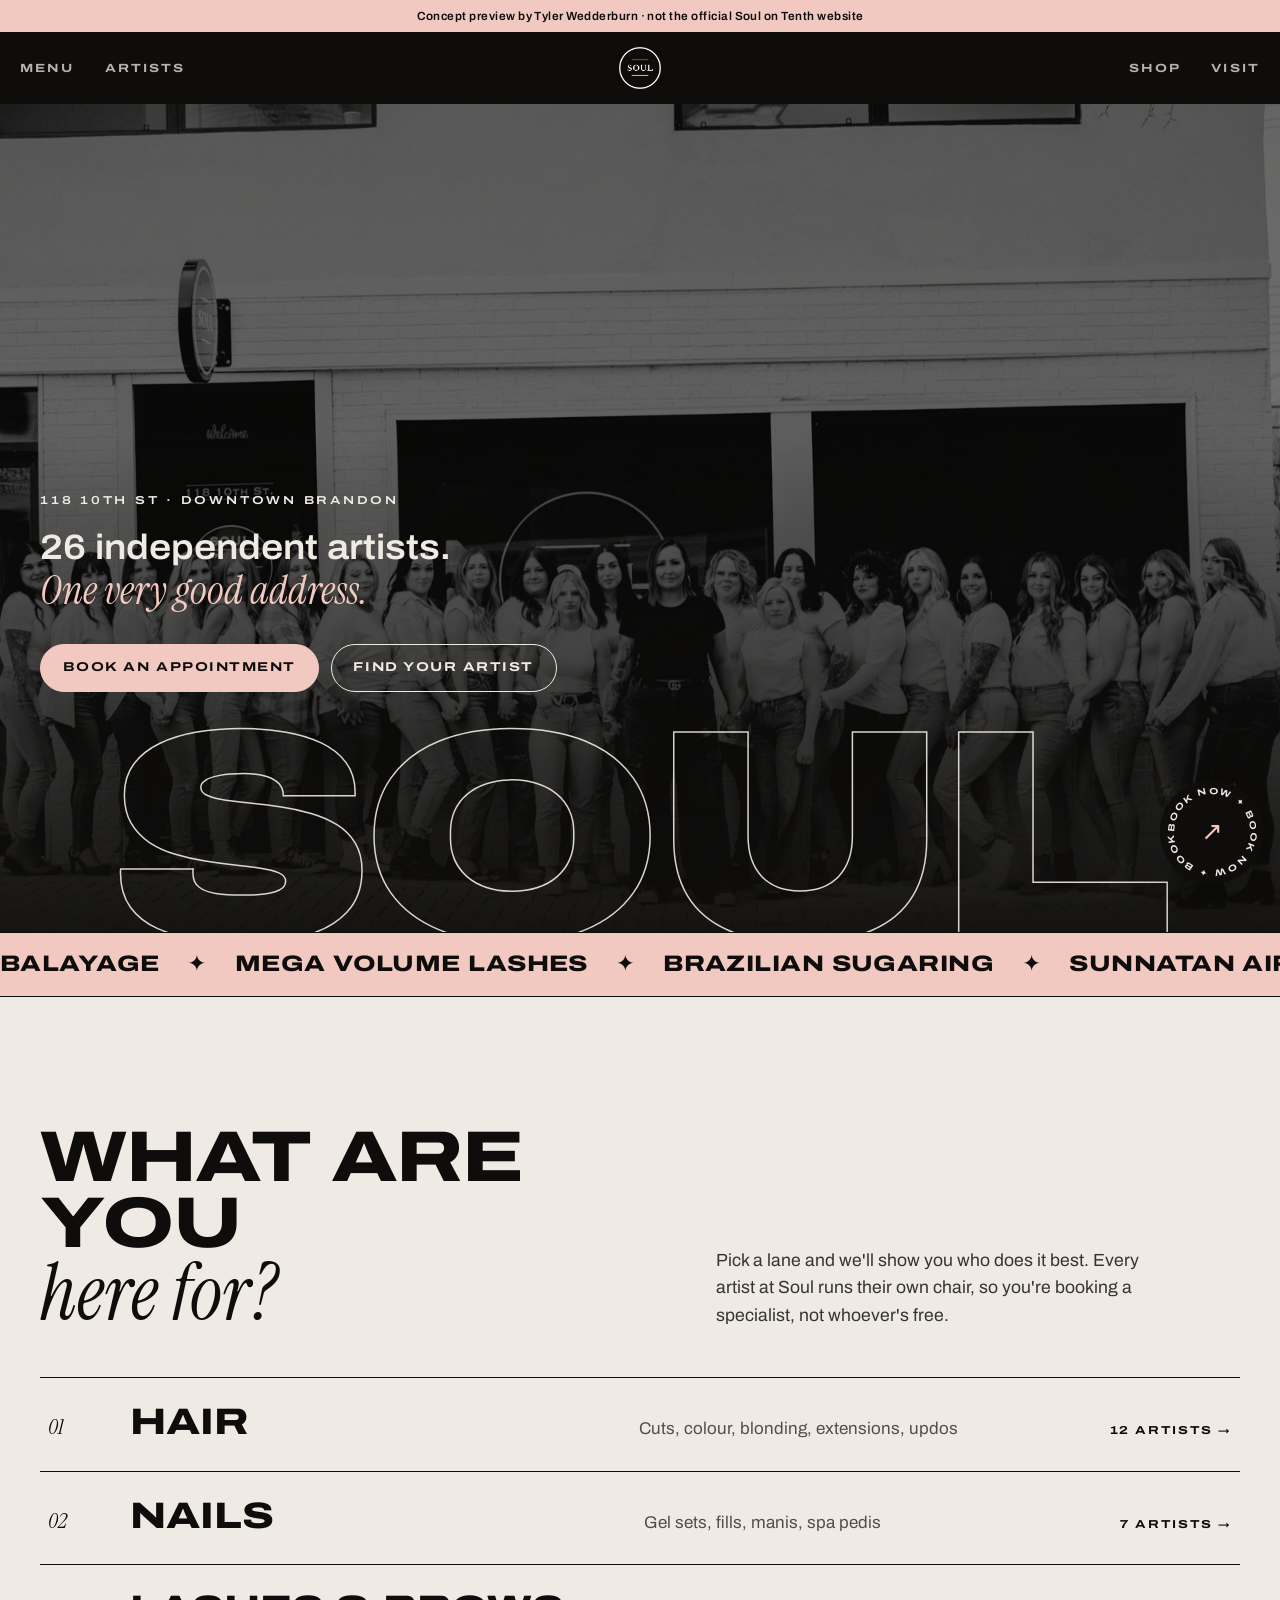
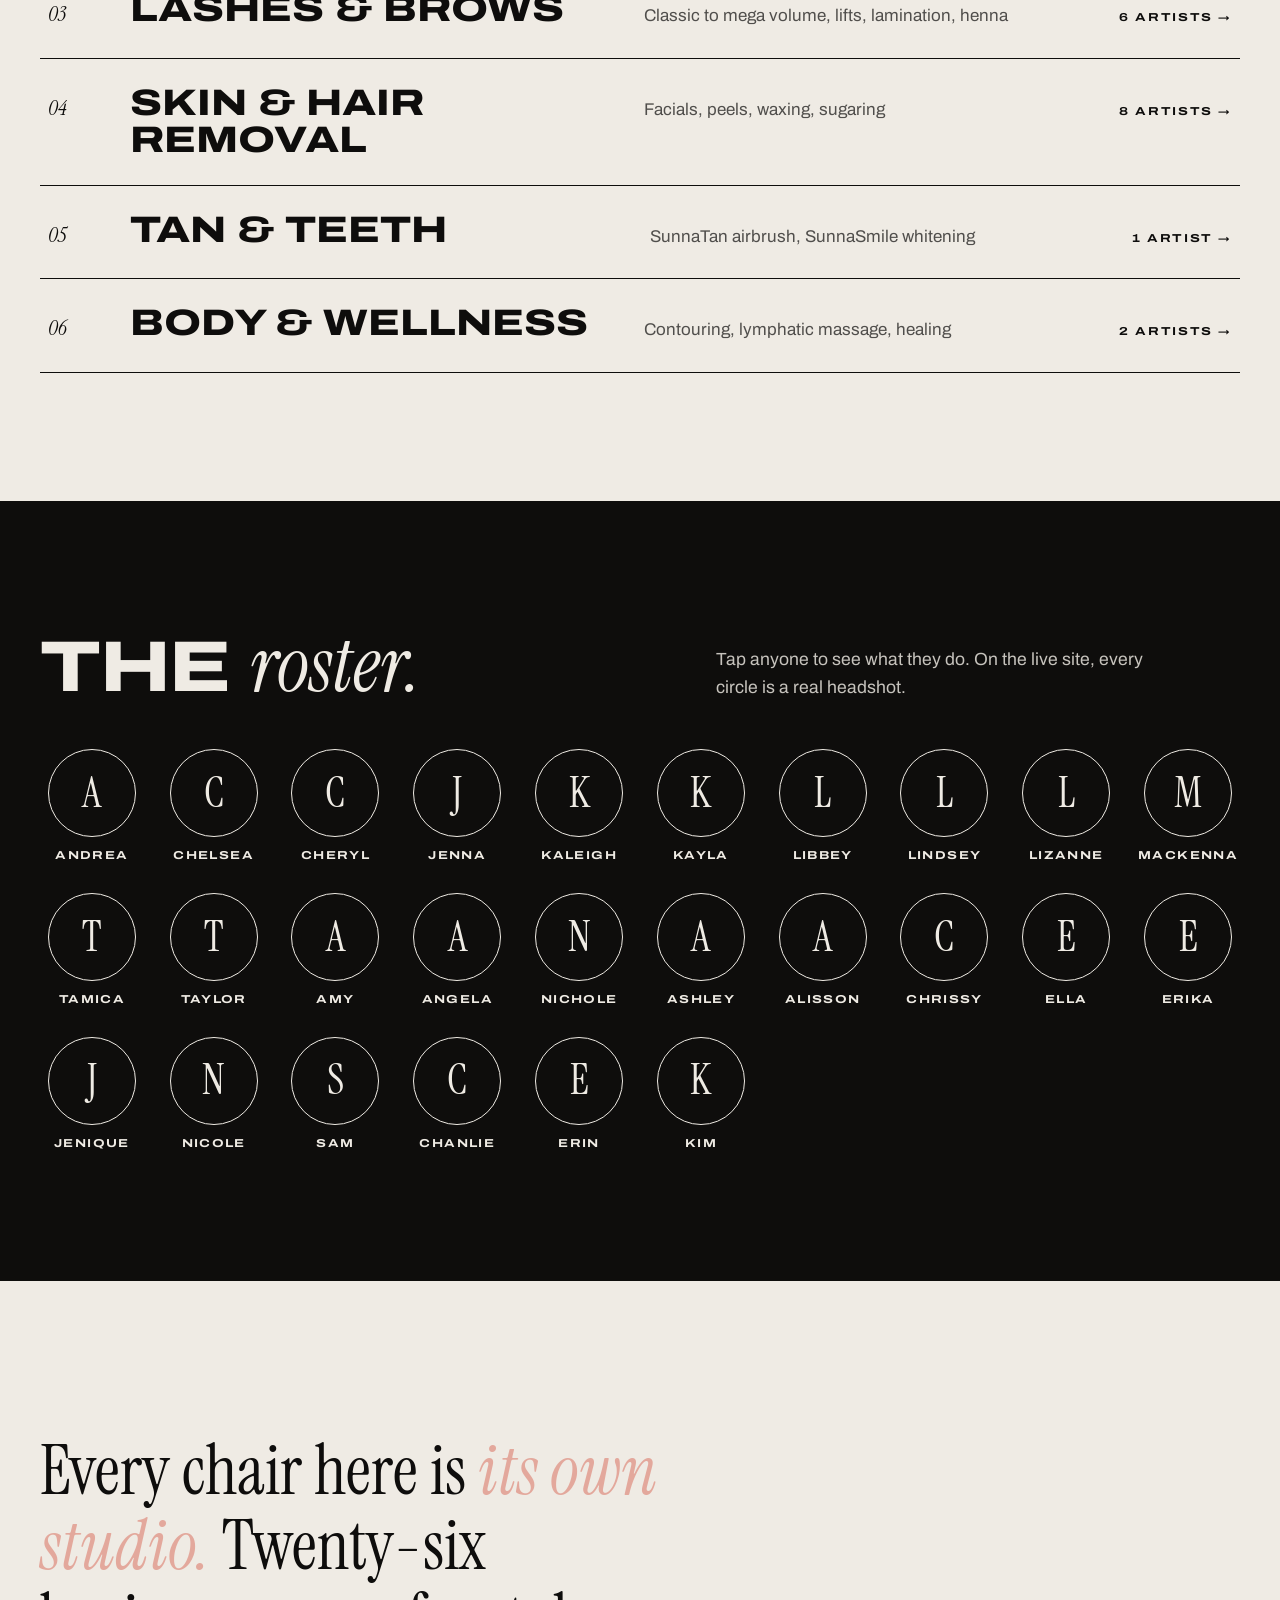
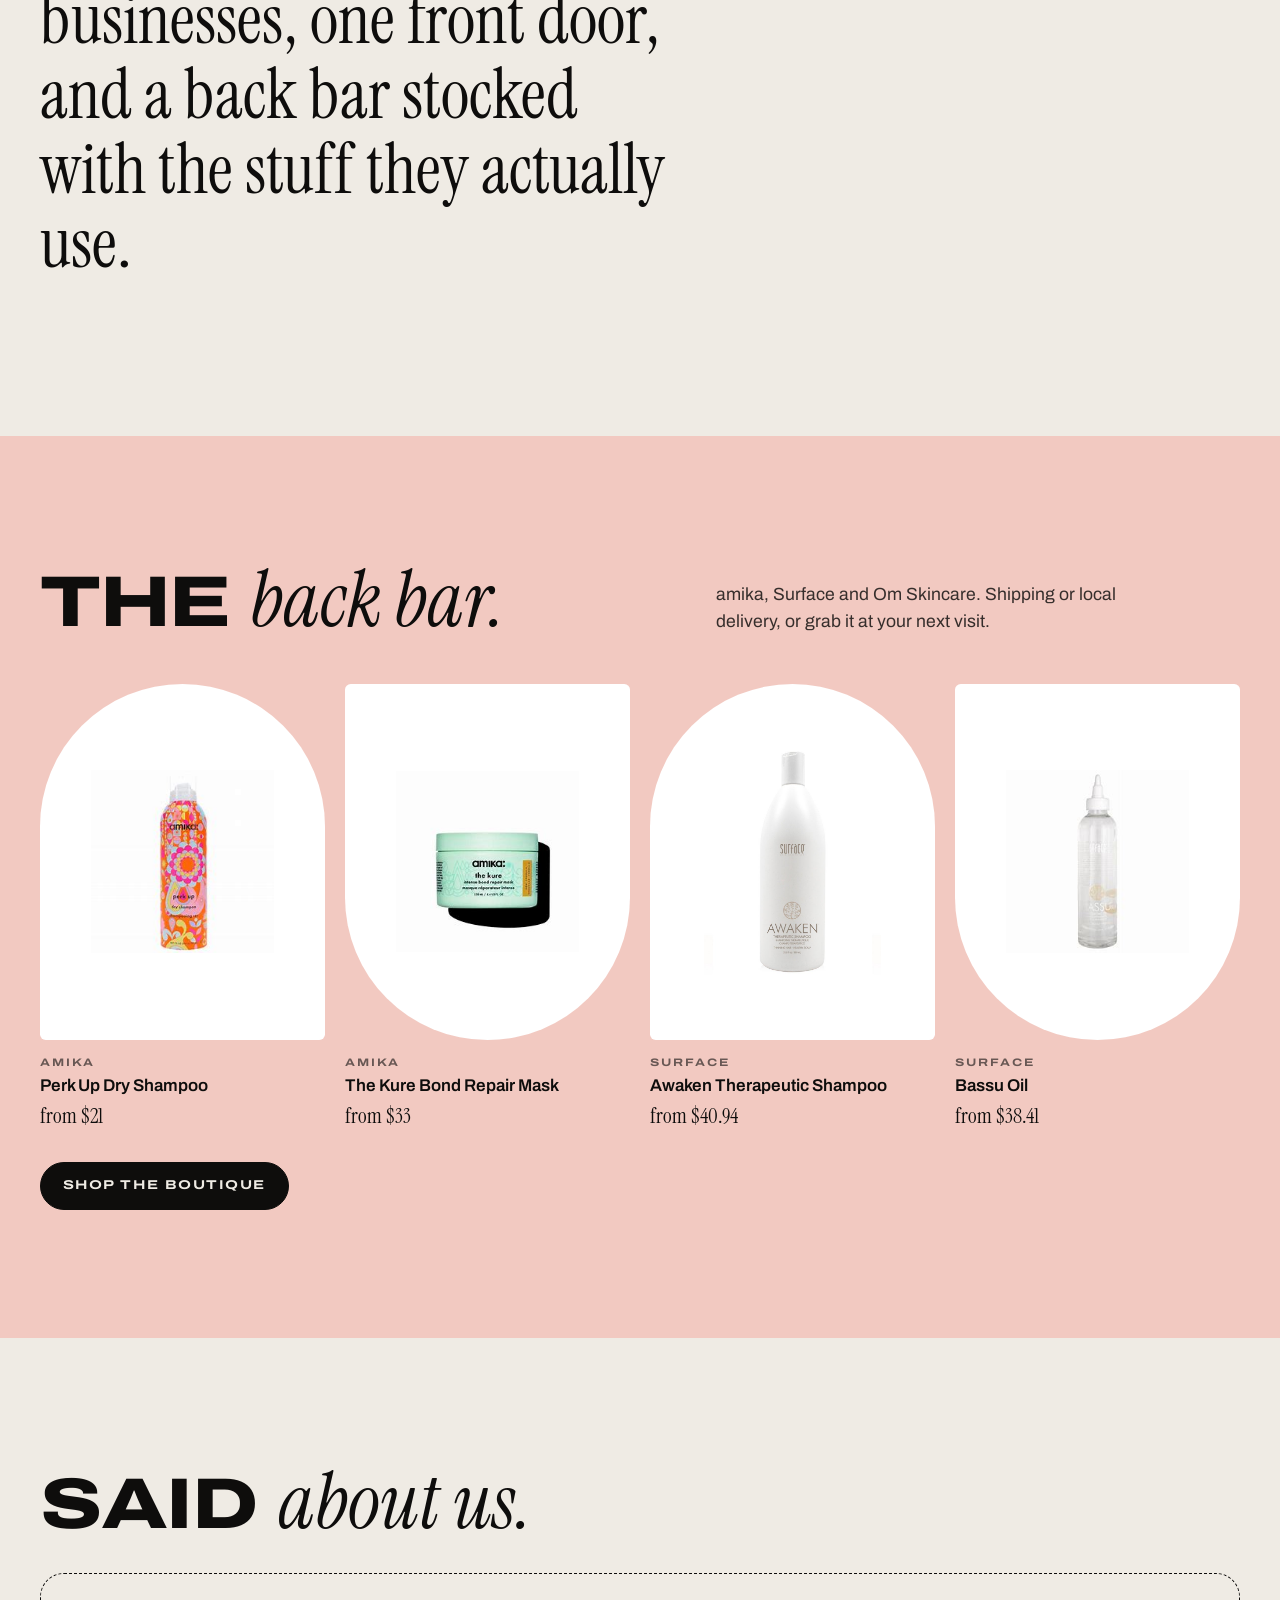
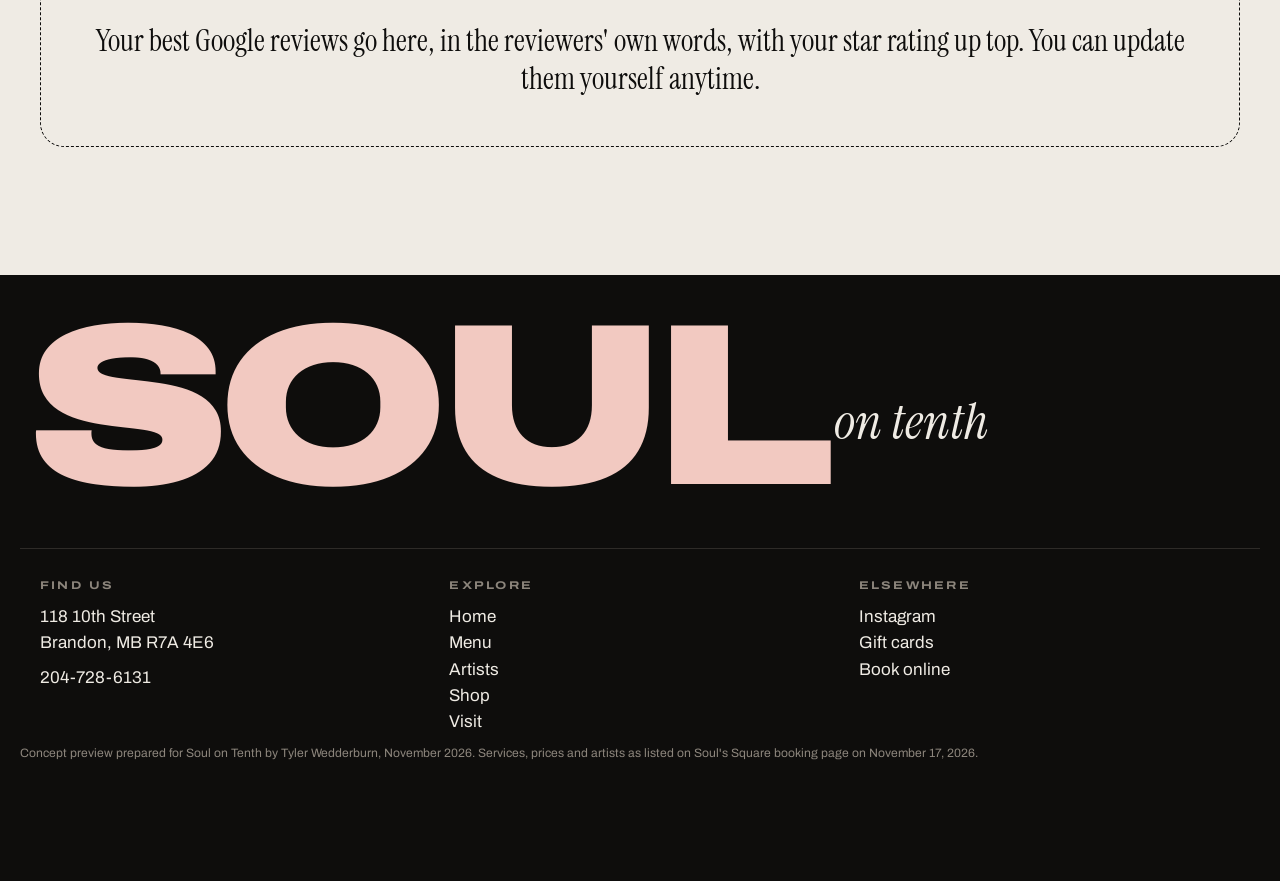
<file: index.html>
<!doctype html>
<html lang="en-CA">
<head>
<meta charset="utf-8">
<meta name="viewport" content="width=device-width, initial-scale=1, viewport-fit=cover">
<meta name="robots" content="noindex, nofollow">
<title>Soul on Tenth | Salon &amp; Spa Collective in Downtown Brandon, MB</title>
<meta name="description" content="Hair, nails, lashes, brows, facials, waxing, sugaring, tanning and more from 26 independent artists at 118 10th Street, Brandon.">
<link rel="icon" href="assets/img/logo.jpg">
<link rel="preconnect" href="https://fonts.googleapis.com">
<link rel="preconnect" href="https://fonts.gstatic.com" crossorigin>
<link rel="stylesheet" href="https://fonts.googleapis.com/css2?family=Archivo:wdth,wght@62..125,400..900&family=Instrument+Serif:ital@0;1&display=swap">
<link rel="stylesheet" href="assets/theme.css">
</head>
<body>
<div class="notice">Concept preview by Tyler Wedderburn · not the official Soul on Tenth website</div>
<header class="nav">
  <nav class="nav__side" aria-label="Main, left"><a href="services.html">Menu</a><a href="artists.html">Artists</a></nav>
  <a class="nav__logo" href="index.html" aria-label="Soul on Tenth home"><img src="assets/img/logo.jpg" alt="" width="52" height="52"></a>
  <nav class="nav__side nav__side--right" aria-label="Main, right"><a href="shop.html">Shop</a><a href="visit.html">Visit</a></nav>
  <details class="nav__menu"><summary>Menu</summary><nav aria-label="Mobile"><a href="index.html" aria-current="page">Home</a><a href="services.html">Menu</a><a href="artists.html">Artists</a><a href="shop.html">Shop</a><a href="visit.html">Visit</a></nav></details>
</header>
<main>
<section class="hero">
  <img class="hero__img" src="assets/img/studio.jpg" alt="The Soul on Tenth team standing together outside the salon at 118 10th Street" width="1600" height="1067">
  <div class="hero__copy wrap">
    <p class="kicker">118 10th St · Downtown Brandon</p>
    <p class="hero__line">26 independent artists.<br><i>One very good address.</i></p>
    <div class="cta"><a class="btn btn--blush" href="https://book.squareup.com/appointments/bp8okbmrqv0b9o/location/DH0CR95W0RNAC/services" target="_blank" rel="noopener">Book an appointment</a><a class="btn btn--ghost" href="artists.html">Find your artist</a></div>
  </div>
  <h1 class="hero__word" aria-label="Soul on Tenth">SOUL</h1>
</section>
<div class="ticker" aria-label="Some of what we do"><div class="ticker__track"><span>Balayage</span><b aria-hidden='true'>✦</b><span>Mega volume lashes</span><b aria-hidden='true'>✦</b><span>Brazilian sugaring</span><b aria-hidden='true'>✦</b><span>SunnaTan airbrush</span><b aria-hidden='true'>✦</b><span>Boujee gel sets</span><b aria-hidden='true'>✦</b><span>BioRePeel</span><b aria-hidden='true'>✦</b><span>Brow lamination</span><b aria-hidden='true'>✦</b><span>Weft extensions</span><b aria-hidden='true'>✦</b><span>Teeth whitening</span><b aria-hidden='true'>✦</b><span>Lymphatic drainage</span><b aria-hidden='true'>✦</b><span>Hot stone</span><b aria-hidden='true'>✦</b><span>Updos</span><b aria-hidden='true'>✦</b><span>Gua sha</span><b aria-hidden='true'>✦</b><span>Soul healing</span><b aria-hidden='true'>✦</b><span>Balayage</span><b aria-hidden='true'>✦</b><span>Mega volume lashes</span><b aria-hidden='true'>✦</b><span>Brazilian sugaring</span><b aria-hidden='true'>✦</b><span>SunnaTan airbrush</span><b aria-hidden='true'>✦</b><span>Boujee gel sets</span><b aria-hidden='true'>✦</b><span>BioRePeel</span><b aria-hidden='true'>✦</b><span>Brow lamination</span><b aria-hidden='true'>✦</b><span>Weft extensions</span><b aria-hidden='true'>✦</b><span>Teeth whitening</span><b aria-hidden='true'>✦</b><span>Lymphatic drainage</span><b aria-hidden='true'>✦</b><span>Hot stone</span><b aria-hidden='true'>✦</b><span>Updos</span><b aria-hidden='true'>✦</b><span>Gua sha</span><b aria-hidden='true'>✦</b><span>Soul healing</span><b aria-hidden='true'>✦</b></div></div>

<section class="block wrap">
  <div class="split-head"><h2>What are you<br><i>here for?</i></h2><p class="lede">Pick a lane and we'll show you who does it best. Every artist at Soul runs their own chair, so you're booking a specialist, not whoever's free.</p></div>
  <div class="lanes"><a class="lane" href="artists.html?for=hair"><span class="lane__n">01</span><span class="lane__t">Hair</span><span class="lane__d">Cuts, colour, blonding, extensions, updos</span><span class="lane__c">12 artists →</span></a><a class="lane" href="artists.html?for=nails"><span class="lane__n">02</span><span class="lane__t">Nails</span><span class="lane__d">Gel sets, fills, manis, spa pedis</span><span class="lane__c">7 artists →</span></a><a class="lane" href="artists.html?for=lashes-brows"><span class="lane__n">03</span><span class="lane__t">Lashes &amp; Brows</span><span class="lane__d">Classic to mega volume, lifts, lamination, henna</span><span class="lane__c">6 artists →</span></a><a class="lane" href="artists.html?for=skin-hair-removal"><span class="lane__n">04</span><span class="lane__t">Skin &amp; Hair Removal</span><span class="lane__d">Facials, peels, waxing, sugaring</span><span class="lane__c">8 artists →</span></a><a class="lane" href="artists.html?for=tan-teeth"><span class="lane__n">05</span><span class="lane__t">Tan &amp; Teeth</span><span class="lane__d">SunnaTan airbrush, SunnaSmile whitening</span><span class="lane__c">1 artist →</span></a><a class="lane" href="artists.html?for=body-wellness"><span class="lane__n">06</span><span class="lane__t">Body &amp; Wellness</span><span class="lane__d">Contouring, lymphatic massage, healing</span><span class="lane__c">2 artists →</span></a></div>
</section>

<section class="block block--ink">
  <div class="wrap">
    <div class="split-head"><h2>The <i>roster.</i></h2><p class="lede">Tap anyone to see what they do. On the live site, every circle is a real headshot.</p></div>
    <div class="faces"><a class="face" href="artists.html#andrea" title="Andrea"><span>A</span><em>Andrea</em></a><a class="face" href="artists.html#chelsea" title="Chelsea"><span>C</span><em>Chelsea</em></a><a class="face" href="artists.html#cheryl" title="Cheryl"><span>C</span><em>Cheryl</em></a><a class="face" href="artists.html#jenna" title="Jenna"><span>J</span><em>Jenna</em></a><a class="face" href="artists.html#kaleigh" title="Kaleigh"><span>K</span><em>Kaleigh</em></a><a class="face" href="artists.html#kayla" title="Kayla"><span>K</span><em>Kayla</em></a><a class="face" href="artists.html#libbey" title="Libbey"><span>L</span><em>Libbey</em></a><a class="face" href="artists.html#lindsey" title="Lindsey"><span>L</span><em>Lindsey</em></a><a class="face" href="artists.html#lizanne" title="Lizanne"><span>L</span><em>Lizanne</em></a><a class="face" href="artists.html#mackenna" title="Mackenna"><span>M</span><em>Mackenna</em></a><a class="face" href="artists.html#tamica" title="Tamica"><span>T</span><em>Tamica</em></a><a class="face" href="artists.html#taylor" title="Taylor"><span>T</span><em>Taylor</em></a><a class="face" href="artists.html#amy" title="Amy"><span>A</span><em>Amy</em></a><a class="face" href="artists.html#angela" title="Angela"><span>A</span><em>Angela</em></a><a class="face" href="artists.html#nichole" title="Nichole"><span>N</span><em>Nichole</em></a><a class="face" href="artists.html#ashley" title="Ashley"><span>A</span><em>Ashley</em></a><a class="face" href="artists.html#alisson" title="Alisson"><span>A</span><em>Alisson</em></a><a class="face" href="artists.html#chrissy" title="Chrissy"><span>C</span><em>Chrissy</em></a><a class="face" href="artists.html#ella" title="Ella"><span>E</span><em>Ella</em></a><a class="face" href="artists.html#erika" title="Erika"><span>E</span><em>Erika</em></a><a class="face" href="artists.html#jenique" title="Jenique"><span>J</span><em>Jenique</em></a><a class="face" href="artists.html#nicole" title="Nicole"><span>N</span><em>Nicole</em></a><a class="face" href="artists.html#sam" title="Sam"><span>S</span><em>Sam</em></a><a class="face" href="artists.html#chanlie" title="Chanlie"><span>C</span><em>Chanlie</em></a><a class="face" href="artists.html#erin" title="Erin"><span>E</span><em>Erin</em></a><a class="face" href="artists.html#kim" title="Kim"><span>K</span><em>Kim</em></a></div>
  </div>
</section>

<section class="manifesto wrap">
  <p>Every chair here is <i>its own studio.</i> Twenty-six businesses, one front door, and a back bar stocked with the stuff they actually use.</p>
</section>

<section class="block block--blush">
  <div class="wrap">
    <div class="split-head"><h2>The <i>back bar.</i></h2><p class="lede">amika, Surface and Om Skincare. Shipping or local delivery, or grab it at your next visit.</p></div>
    <div class="products"><a class="product" href="https://soulontenth.square.site/product/perk-up-dry-shampoo/456" target="_blank" rel="noopener"><span class="product__img"><img src="assets/img/p456.jpg" alt="amika Perk Up Dry Shampoo" loading="lazy" width="400" height="400"></span><span class="product__brand">amika</span><span class="product__name">Perk Up Dry Shampoo</span><span class="product__price">from $21</span></a><a class="product" href="https://soulontenth.square.site/product/the-kure-bond-repair-mask/463" target="_blank" rel="noopener"><span class="product__img"><img src="assets/img/p463.jpg" alt="amika The Kure Bond Repair Mask" loading="lazy" width="400" height="400"></span><span class="product__brand">amika</span><span class="product__name">The Kure Bond Repair Mask</span><span class="product__price">from $33</span></a><a class="product" href="https://soulontenth.square.site/product/awaken-shampoo/143" target="_blank" rel="noopener"><span class="product__img"><img src="assets/img/p143.jpg" alt="Surface Awaken Therapeutic Shampoo" loading="lazy" width="400" height="400"></span><span class="product__brand">Surface</span><span class="product__name">Awaken Therapeutic Shampoo</span><span class="product__price">from $40.94</span></a><a class="product" href="https://soulontenth.square.site/product/bassu-oil/98" target="_blank" rel="noopener"><span class="product__img"><img src="assets/img/p98.jpg" alt="Surface Bassu Oil" loading="lazy" width="400" height="400"></span><span class="product__brand">Surface</span><span class="product__name">Bassu Oil</span><span class="product__price">from $38.41</span></a></div>
    <div class="cta"><a class="btn" href="shop.html">Shop the boutique</a></div>
  </div>
</section>

<section class="block wrap reviews">
  <h2>Said <i>about us.</i></h2>
  <div class="slot">Your best Google reviews go here, in the reviewers' own words, with your star rating up top. You can update them yourself anytime.</div>
</section>
</main>
<footer class="foot">
  <div class="foot__big" aria-hidden="true">SOUL<i>on tenth</i></div>
  <div class="foot__grid wrap">
    <div><h4>Find us</h4><p>118 10th Street<br>Brandon, MB R7A 4E6</p><p><a href="tel:+12047286131">204-728-6131</a></p></div>
    <div><h4>Explore</h4><p><a href="index.html">Home</a><br><a href="services.html">Menu</a><br><a href="artists.html">Artists</a><br><a href="shop.html">Shop</a><br><a href="visit.html">Visit</a></p></div>
    <div><h4>Elsewhere</h4><p><a class="" href="https://www.instagram.com/soulontenth" target="_blank" rel="noopener">Instagram</a><br><a class="" href="https://squareup.com/gift/7G8EJMYGEEBGZ/order" target="_blank" rel="noopener">Gift cards</a><br><a class="" href="https://book.squareup.com/appointments/bp8okbmrqv0b9o/location/DH0CR95W0RNAC/services" target="_blank" rel="noopener">Book online</a></p></div>
  </div>
  <p class="foot__legal wrap">Concept preview prepared for Soul on Tenth by Tyler Wedderburn, November 2026. Services, prices and artists as listed on Soul's Square booking page on November 17, 2026.</p>
</footer>
<a class="badge" href="https://book.squareup.com/appointments/bp8okbmrqv0b9o/location/DH0CR95W0RNAC/services" target="_blank" rel="noopener" aria-label="Book an appointment">
  <svg viewBox="0 0 120 120" aria-hidden="true"><defs><path id="ring" d="M60,60 m-44,0 a44,44 0 1,1 88,0 a44,44 0 1,1 -88,0"/></defs>
  <text><textPath href="#ring">BOOK NOW ✦ BOOK NOW ✦ BOOK NOW ✦ </textPath></text></svg>
  <span>↗</span></a>
</body></html>
</file>
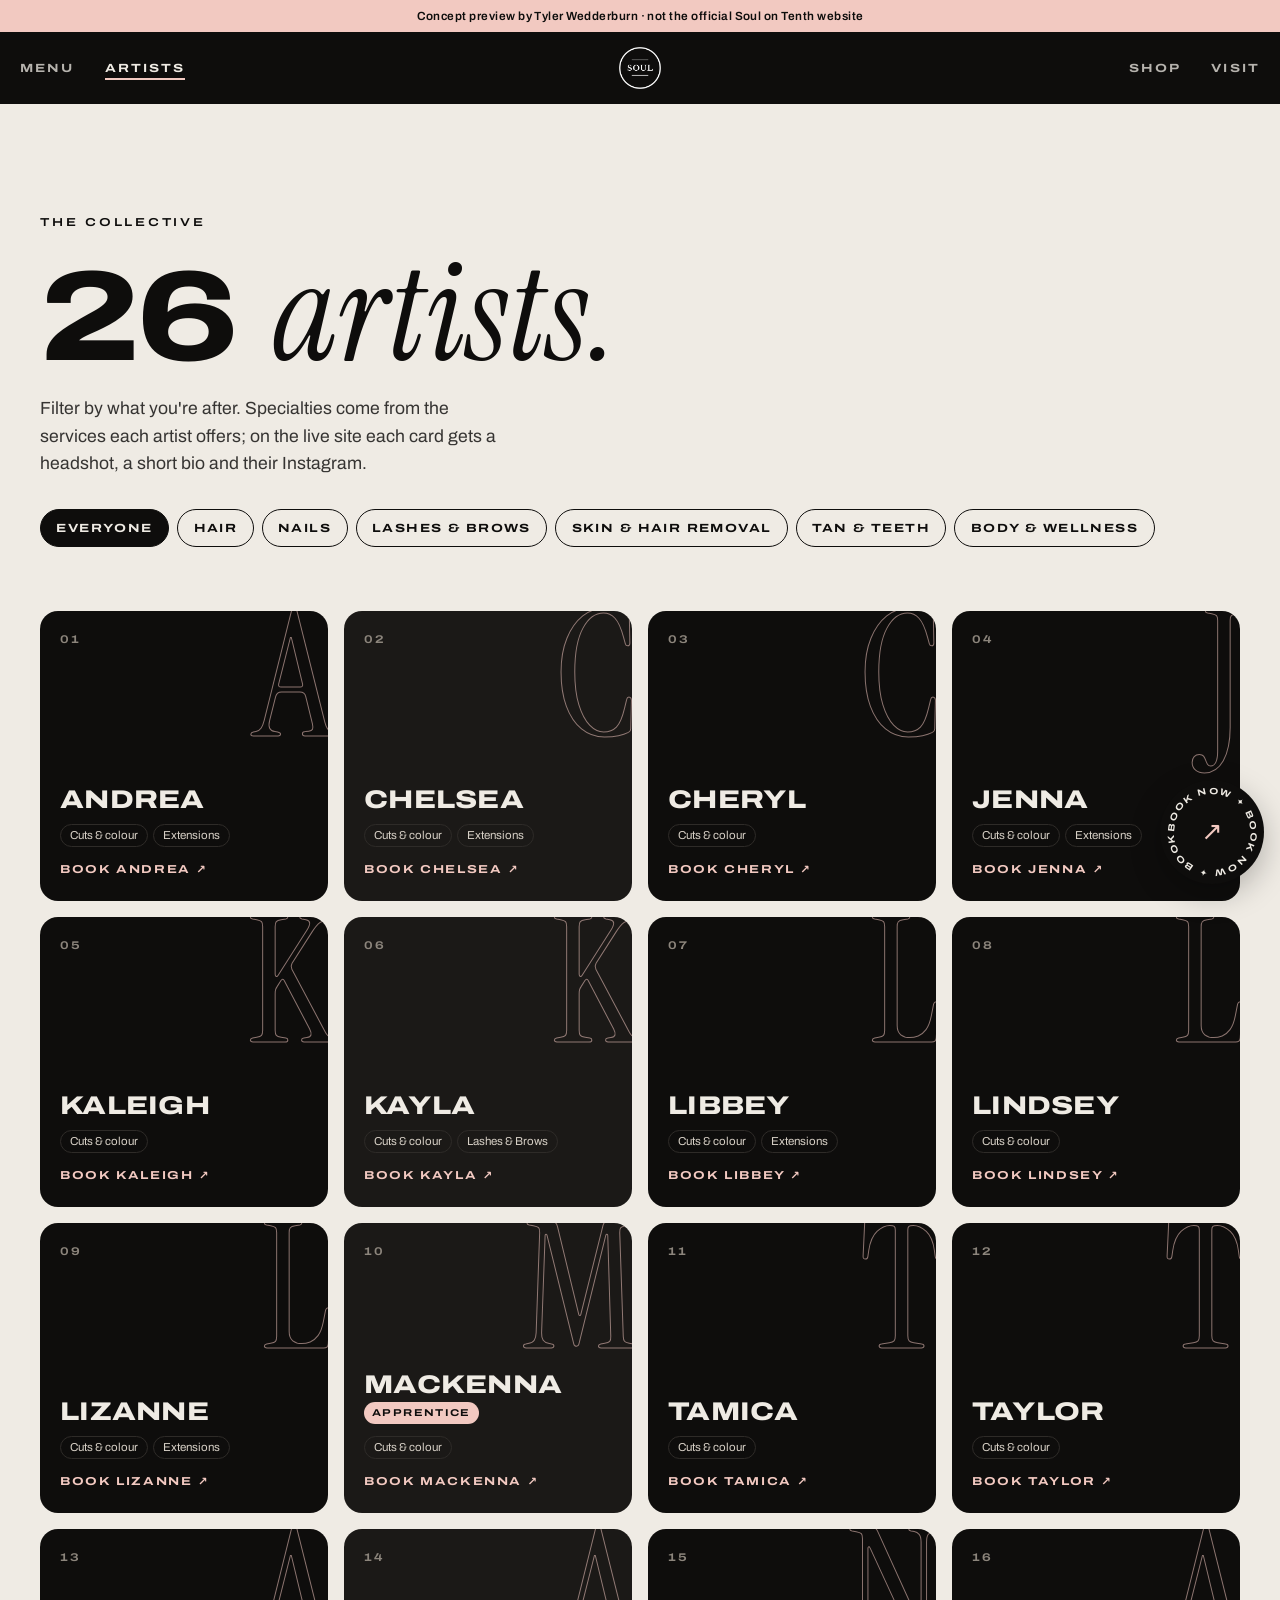
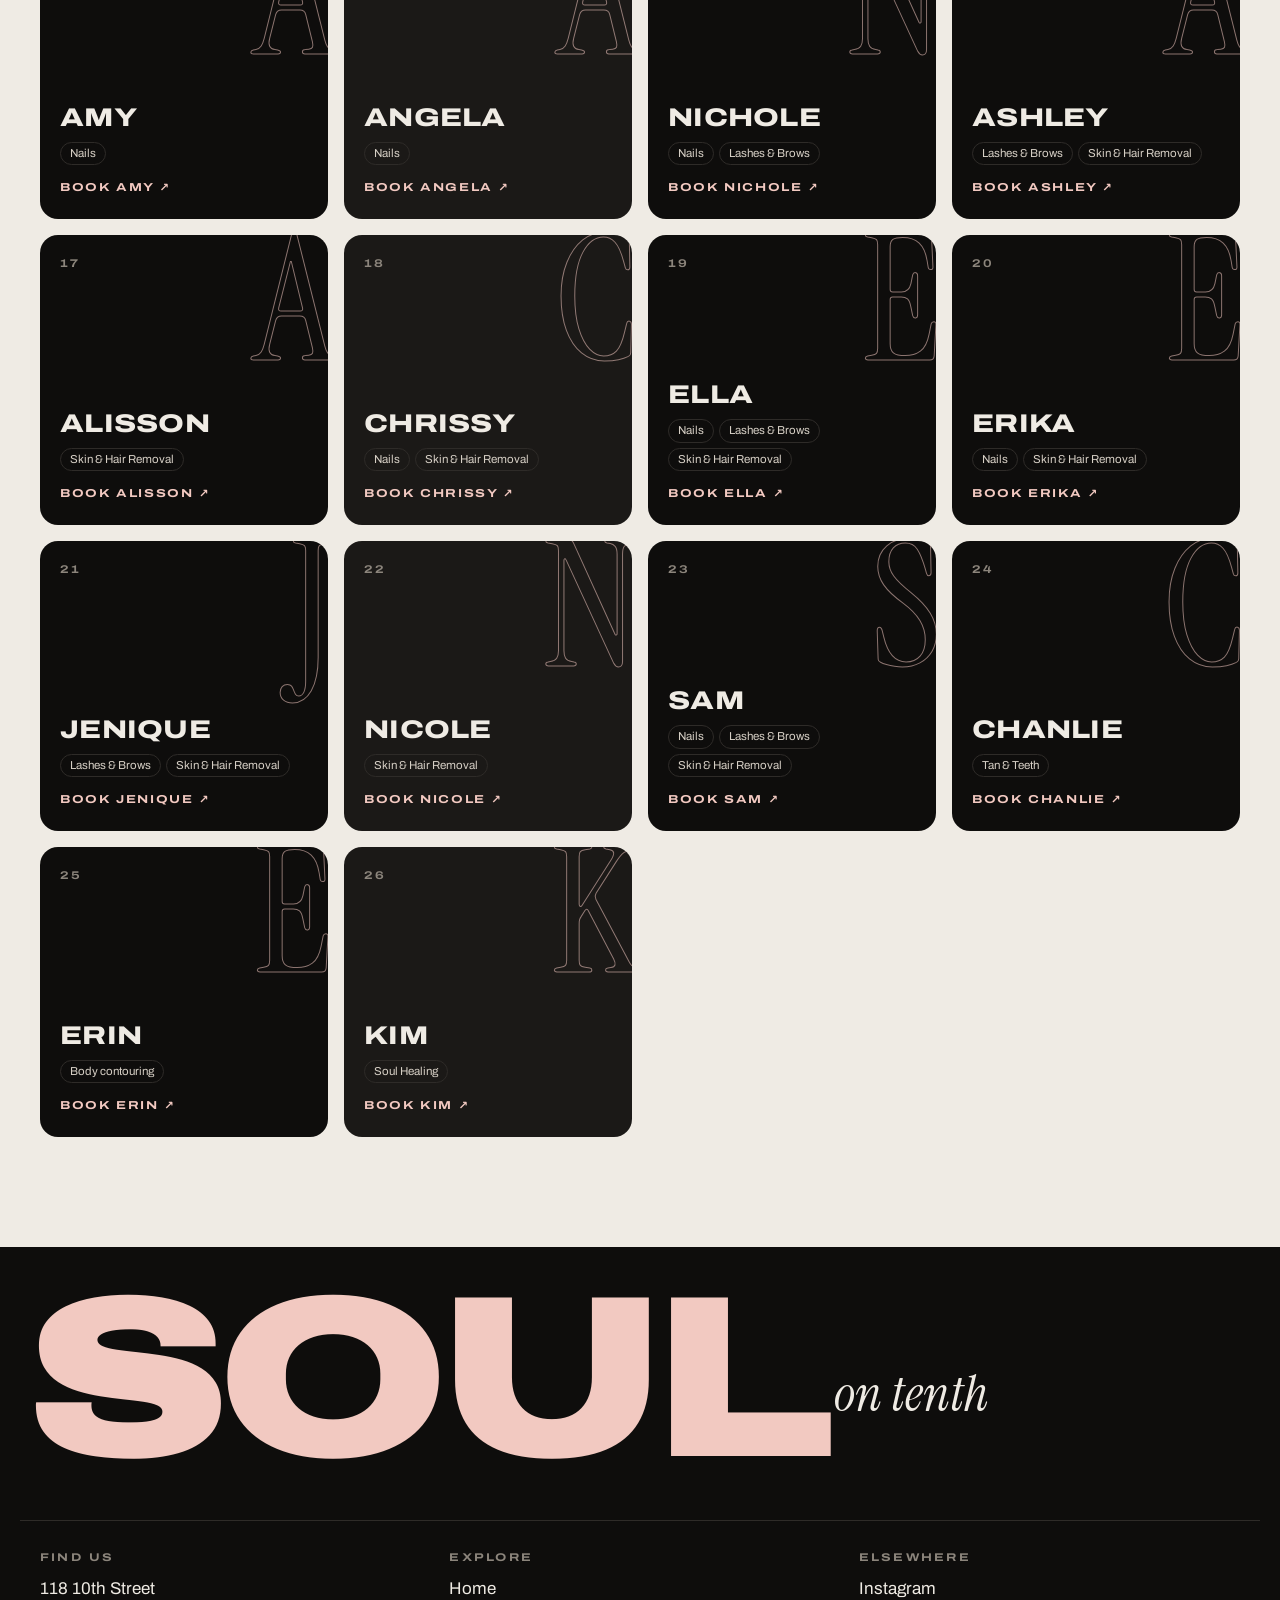
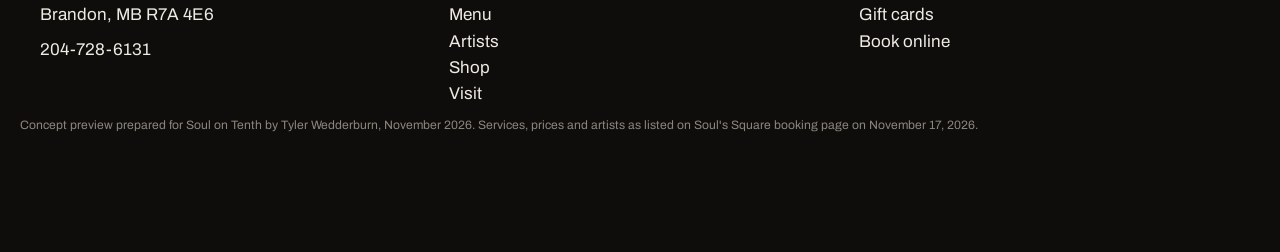
<file: artists.html>
<!doctype html>
<html lang="en-CA">
<head>
<meta charset="utf-8">
<meta name="viewport" content="width=device-width, initial-scale=1, viewport-fit=cover">
<meta name="robots" content="noindex, nofollow">
<title>The Artists | Soul on Tenth, Brandon</title>
<meta name="description" content="Meet the 26 independent hair, nail, lash, skin and body artists at Soul on Tenth in Brandon, and book the right person.">
<link rel="icon" href="assets/img/logo.jpg">
<link rel="preconnect" href="https://fonts.googleapis.com">
<link rel="preconnect" href="https://fonts.gstatic.com" crossorigin>
<link rel="stylesheet" href="https://fonts.googleapis.com/css2?family=Archivo:wdth,wght@62..125,400..900&family=Instrument+Serif:ital@0;1&display=swap">
<link rel="stylesheet" href="assets/theme.css">
</head>
<body>
<div class="notice">Concept preview by Tyler Wedderburn · not the official Soul on Tenth website</div>
<header class="nav">
  <nav class="nav__side" aria-label="Main, left"><a href="services.html">Menu</a><a href="artists.html" aria-current="page">Artists</a></nav>
  <a class="nav__logo" href="index.html" aria-label="Soul on Tenth home"><img src="assets/img/logo.jpg" alt="" width="52" height="52"></a>
  <nav class="nav__side nav__side--right" aria-label="Main, right"><a href="shop.html">Shop</a><a href="visit.html">Visit</a></nav>
  <details class="nav__menu"><summary>Menu</summary><nav aria-label="Mobile"><a href="index.html">Home</a><a href="services.html">Menu</a><a href="artists.html" aria-current="page">Artists</a><a href="shop.html">Shop</a><a href="visit.html">Visit</a></nav></details>
</header>
<main>
<section class="pagehead">
  <div class="wrap">
    <p class="kicker">The collective</p>
    <h1>26 <i>artists.</i></h1>
    <p class="lede">Filter by what you're after. Specialties come from the services each artist offers; on the live site each card gets a headshot, a short bio and their Instagram.</p>
    <div class="chips-bar" role="group" aria-label="Filter artists"><button type="button" class="chip" aria-pressed="true" data-g="all">Everyone</button><button type="button" class="chip" aria-pressed="false" data-g="hair">Hair</button><button type="button" class="chip" aria-pressed="false" data-g="nails">Nails</button><button type="button" class="chip" aria-pressed="false" data-g="lashes-brows">Lashes &amp; Brows</button><button type="button" class="chip" aria-pressed="false" data-g="skin-hair-removal">Skin &amp; Hair Removal</button><button type="button" class="chip" aria-pressed="false" data-g="tan-teeth">Tan &amp; Teeth</button><button type="button" class="chip" aria-pressed="false" data-g="body-wellness">Body &amp; Wellness</button></div>
  </div>
</section>
<section class="wrap"><div class="artists"><article class="artist" id="andrea" data-g="hair"><span class="artist__no">01</span><span class="artist__initial" aria-hidden="true">A</span><h3>Andrea</h3><p class="artist__tags"><span>Cuts &amp; colour</span><span>Extensions</span></p><a class="artist__book" href="https://book.squareup.com/appointments/bp8okbmrqv0b9o/location/DH0CR95W0RNAC/services" target="_blank" rel="noopener">Book Andrea ↗</a></article><article class="artist" id="chelsea" data-g="hair"><span class="artist__no">02</span><span class="artist__initial" aria-hidden="true">C</span><h3>Chelsea</h3><p class="artist__tags"><span>Cuts &amp; colour</span><span>Extensions</span></p><a class="artist__book" href="https://book.squareup.com/appointments/bp8okbmrqv0b9o/location/DH0CR95W0RNAC/services" target="_blank" rel="noopener">Book Chelsea ↗</a></article><article class="artist" id="cheryl" data-g="hair"><span class="artist__no">03</span><span class="artist__initial" aria-hidden="true">C</span><h3>Cheryl</h3><p class="artist__tags"><span>Cuts &amp; colour</span></p><a class="artist__book" href="https://book.squareup.com/appointments/bp8okbmrqv0b9o/location/DH0CR95W0RNAC/services" target="_blank" rel="noopener">Book Cheryl ↗</a></article><article class="artist" id="jenna" data-g="hair"><span class="artist__no">04</span><span class="artist__initial" aria-hidden="true">J</span><h3>Jenna</h3><p class="artist__tags"><span>Cuts &amp; colour</span><span>Extensions</span></p><a class="artist__book" href="https://book.squareup.com/appointments/bp8okbmrqv0b9o/location/DH0CR95W0RNAC/services" target="_blank" rel="noopener">Book Jenna ↗</a></article><article class="artist" id="kaleigh" data-g="hair"><span class="artist__no">05</span><span class="artist__initial" aria-hidden="true">K</span><h3>Kaleigh</h3><p class="artist__tags"><span>Cuts &amp; colour</span></p><a class="artist__book" href="https://book.squareup.com/appointments/bp8okbmrqv0b9o/location/DH0CR95W0RNAC/services" target="_blank" rel="noopener">Book Kaleigh ↗</a></article><article class="artist" id="kayla" data-g="hair lashes-brows"><span class="artist__no">06</span><span class="artist__initial" aria-hidden="true">K</span><h3>Kayla</h3><p class="artist__tags"><span>Cuts &amp; colour</span><span>Lashes &amp; Brows</span></p><a class="artist__book" href="https://book.squareup.com/appointments/bp8okbmrqv0b9o/location/DH0CR95W0RNAC/services" target="_blank" rel="noopener">Book Kayla ↗</a></article><article class="artist" id="libbey" data-g="hair"><span class="artist__no">07</span><span class="artist__initial" aria-hidden="true">L</span><h3>Libbey</h3><p class="artist__tags"><span>Cuts &amp; colour</span><span>Extensions</span></p><a class="artist__book" href="https://book.squareup.com/appointments/bp8okbmrqv0b9o/location/DH0CR95W0RNAC/services" target="_blank" rel="noopener">Book Libbey ↗</a></article><article class="artist" id="lindsey" data-g="hair"><span class="artist__no">08</span><span class="artist__initial" aria-hidden="true">L</span><h3>Lindsey</h3><p class="artist__tags"><span>Cuts &amp; colour</span></p><a class="artist__book" href="https://book.squareup.com/appointments/bp8okbmrqv0b9o/location/DH0CR95W0RNAC/services" target="_blank" rel="noopener">Book Lindsey ↗</a></article><article class="artist" id="lizanne" data-g="hair"><span class="artist__no">09</span><span class="artist__initial" aria-hidden="true">L</span><h3>Lizanne</h3><p class="artist__tags"><span>Cuts &amp; colour</span><span>Extensions</span></p><a class="artist__book" href="https://book.squareup.com/appointments/bp8okbmrqv0b9o/location/DH0CR95W0RNAC/services" target="_blank" rel="noopener">Book Lizanne ↗</a></article><article class="artist" id="mackenna" data-g="hair"><span class="artist__no">10</span><span class="artist__initial" aria-hidden="true">M</span><h3>Mackenna</h3><span class=artist__app>Apprentice</span><p class="artist__tags"><span>Cuts &amp; colour</span></p><a class="artist__book" href="https://book.squareup.com/appointments/bp8okbmrqv0b9o/location/DH0CR95W0RNAC/services" target="_blank" rel="noopener">Book Mackenna ↗</a></article><article class="artist" id="tamica" data-g="hair"><span class="artist__no">11</span><span class="artist__initial" aria-hidden="true">T</span><h3>Tamica</h3><p class="artist__tags"><span>Cuts &amp; colour</span></p><a class="artist__book" href="https://book.squareup.com/appointments/bp8okbmrqv0b9o/location/DH0CR95W0RNAC/services" target="_blank" rel="noopener">Book Tamica ↗</a></article><article class="artist" id="taylor" data-g="hair"><span class="artist__no">12</span><span class="artist__initial" aria-hidden="true">T</span><h3>Taylor</h3><p class="artist__tags"><span>Cuts &amp; colour</span></p><a class="artist__book" href="https://book.squareup.com/appointments/bp8okbmrqv0b9o/location/DH0CR95W0RNAC/services" target="_blank" rel="noopener">Book Taylor ↗</a></article><article class="artist" id="amy" data-g="nails"><span class="artist__no">13</span><span class="artist__initial" aria-hidden="true">A</span><h3>Amy</h3><p class="artist__tags"><span>Nails</span></p><a class="artist__book" href="https://book.squareup.com/appointments/bp8okbmrqv0b9o/location/DH0CR95W0RNAC/services" target="_blank" rel="noopener">Book Amy ↗</a></article><article class="artist" id="angela" data-g="nails"><span class="artist__no">14</span><span class="artist__initial" aria-hidden="true">A</span><h3>Angela</h3><p class="artist__tags"><span>Nails</span></p><a class="artist__book" href="https://book.squareup.com/appointments/bp8okbmrqv0b9o/location/DH0CR95W0RNAC/services" target="_blank" rel="noopener">Book Angela ↗</a></article><article class="artist" id="nichole" data-g="nails lashes-brows"><span class="artist__no">15</span><span class="artist__initial" aria-hidden="true">N</span><h3>Nichole</h3><p class="artist__tags"><span>Nails</span><span>Lashes &amp; Brows</span></p><a class="artist__book" href="https://book.squareup.com/appointments/bp8okbmrqv0b9o/location/DH0CR95W0RNAC/services" target="_blank" rel="noopener">Book Nichole ↗</a></article><article class="artist" id="ashley" data-g="lashes-brows skin-hair-removal"><span class="artist__no">16</span><span class="artist__initial" aria-hidden="true">A</span><h3>Ashley</h3><p class="artist__tags"><span>Lashes &amp; Brows</span><span>Skin &amp; Hair Removal</span></p><a class="artist__book" href="https://book.squareup.com/appointments/bp8okbmrqv0b9o/location/DH0CR95W0RNAC/services" target="_blank" rel="noopener">Book Ashley ↗</a></article><article class="artist" id="alisson" data-g="skin-hair-removal"><span class="artist__no">17</span><span class="artist__initial" aria-hidden="true">A</span><h3>Alisson</h3><p class="artist__tags"><span>Skin &amp; Hair Removal</span></p><a class="artist__book" href="https://book.squareup.com/appointments/bp8okbmrqv0b9o/location/DH0CR95W0RNAC/services" target="_blank" rel="noopener">Book Alisson ↗</a></article><article class="artist" id="chrissy" data-g="nails skin-hair-removal"><span class="artist__no">18</span><span class="artist__initial" aria-hidden="true">C</span><h3>Chrissy</h3><p class="artist__tags"><span>Nails</span><span>Skin &amp; Hair Removal</span></p><a class="artist__book" href="https://book.squareup.com/appointments/bp8okbmrqv0b9o/location/DH0CR95W0RNAC/services" target="_blank" rel="noopener">Book Chrissy ↗</a></article><article class="artist" id="ella" data-g="nails lashes-brows skin-hair-removal"><span class="artist__no">19</span><span class="artist__initial" aria-hidden="true">E</span><h3>Ella</h3><p class="artist__tags"><span>Nails</span><span>Lashes &amp; Brows</span><span>Skin &amp; Hair Removal</span></p><a class="artist__book" href="https://book.squareup.com/appointments/bp8okbmrqv0b9o/location/DH0CR95W0RNAC/services" target="_blank" rel="noopener">Book Ella ↗</a></article><article class="artist" id="erika" data-g="nails skin-hair-removal"><span class="artist__no">20</span><span class="artist__initial" aria-hidden="true">E</span><h3>Erika</h3><p class="artist__tags"><span>Nails</span><span>Skin &amp; Hair Removal</span></p><a class="artist__book" href="https://book.squareup.com/appointments/bp8okbmrqv0b9o/location/DH0CR95W0RNAC/services" target="_blank" rel="noopener">Book Erika ↗</a></article><article class="artist" id="jenique" data-g="lashes-brows skin-hair-removal"><span class="artist__no">21</span><span class="artist__initial" aria-hidden="true">J</span><h3>Jenique</h3><p class="artist__tags"><span>Lashes &amp; Brows</span><span>Skin &amp; Hair Removal</span></p><a class="artist__book" href="https://book.squareup.com/appointments/bp8okbmrqv0b9o/location/DH0CR95W0RNAC/services" target="_blank" rel="noopener">Book Jenique ↗</a></article><article class="artist" id="nicole" data-g="skin-hair-removal"><span class="artist__no">22</span><span class="artist__initial" aria-hidden="true">N</span><h3>Nicole</h3><p class="artist__tags"><span>Skin &amp; Hair Removal</span></p><a class="artist__book" href="https://book.squareup.com/appointments/bp8okbmrqv0b9o/location/DH0CR95W0RNAC/services" target="_blank" rel="noopener">Book Nicole ↗</a></article><article class="artist" id="sam" data-g="nails lashes-brows skin-hair-removal"><span class="artist__no">23</span><span class="artist__initial" aria-hidden="true">S</span><h3>Sam</h3><p class="artist__tags"><span>Nails</span><span>Lashes &amp; Brows</span><span>Skin &amp; Hair Removal</span></p><a class="artist__book" href="https://book.squareup.com/appointments/bp8okbmrqv0b9o/location/DH0CR95W0RNAC/services" target="_blank" rel="noopener">Book Sam ↗</a></article><article class="artist" id="chanlie" data-g="tan-teeth"><span class="artist__no">24</span><span class="artist__initial" aria-hidden="true">C</span><h3>Chanlie</h3><p class="artist__tags"><span>Tan &amp; Teeth</span></p><a class="artist__book" href="https://book.squareup.com/appointments/bp8okbmrqv0b9o/location/DH0CR95W0RNAC/services" target="_blank" rel="noopener">Book Chanlie ↗</a></article><article class="artist" id="erin" data-g="body-wellness"><span class="artist__no">25</span><span class="artist__initial" aria-hidden="true">E</span><h3>Erin</h3><p class="artist__tags"><span>Body contouring</span></p><a class="artist__book" href="https://book.squareup.com/appointments/bp8okbmrqv0b9o/location/DH0CR95W0RNAC/services" target="_blank" rel="noopener">Book Erin ↗</a></article><article class="artist" id="kim" data-g="body-wellness"><span class="artist__no">26</span><span class="artist__initial" aria-hidden="true">K</span><h3>Kim</h3><p class="artist__tags"><span>Soul Healing</span></p><a class="artist__book" href="https://book.squareup.com/appointments/bp8okbmrqv0b9o/location/DH0CR95W0RNAC/services" target="_blank" rel="noopener">Book Kim ↗</a></article></div></section><script>
const chips=[...document.querySelectorAll('.chip')],cards=[...document.querySelectorAll('.artist')];
function show(g){chips.forEach(c=>c.setAttribute('aria-pressed',String(c.dataset.g===g)));cards.forEach(a=>a.hidden=!(g==='all'||a.dataset.g.split(' ').includes(g)));}
chips.forEach(c=>c.addEventListener('click',()=>{show(c.dataset.g);history.replaceState(null,'',c.dataset.g==='all'?'artists.html':'?for='+c.dataset.g);}));
const p=new URLSearchParams(location.search).get('for');if(p&&chips.some(c=>c.dataset.g===p))show(p);
</script></main>
<footer class="foot">
  <div class="foot__big" aria-hidden="true">SOUL<i>on tenth</i></div>
  <div class="foot__grid wrap">
    <div><h4>Find us</h4><p>118 10th Street<br>Brandon, MB R7A 4E6</p><p><a href="tel:+12047286131">204-728-6131</a></p></div>
    <div><h4>Explore</h4><p><a href="index.html">Home</a><br><a href="services.html">Menu</a><br><a href="artists.html">Artists</a><br><a href="shop.html">Shop</a><br><a href="visit.html">Visit</a></p></div>
    <div><h4>Elsewhere</h4><p><a class="" href="https://www.instagram.com/soulontenth" target="_blank" rel="noopener">Instagram</a><br><a class="" href="https://squareup.com/gift/7G8EJMYGEEBGZ/order" target="_blank" rel="noopener">Gift cards</a><br><a class="" href="https://book.squareup.com/appointments/bp8okbmrqv0b9o/location/DH0CR95W0RNAC/services" target="_blank" rel="noopener">Book online</a></p></div>
  </div>
  <p class="foot__legal wrap">Concept preview prepared for Soul on Tenth by Tyler Wedderburn, November 2026. Services, prices and artists as listed on Soul's Square booking page on November 17, 2026.</p>
</footer>
<a class="badge" href="https://book.squareup.com/appointments/bp8okbmrqv0b9o/location/DH0CR95W0RNAC/services" target="_blank" rel="noopener" aria-label="Book an appointment">
  <svg viewBox="0 0 120 120" aria-hidden="true"><defs><path id="ring" d="M60,60 m-44,0 a44,44 0 1,1 88,0 a44,44 0 1,1 -88,0"/></defs>
  <text><textPath href="#ring">BOOK NOW ✦ BOOK NOW ✦ BOOK NOW ✦ </textPath></text></svg>
  <span>↗</span></a>
</body></html>
</file>
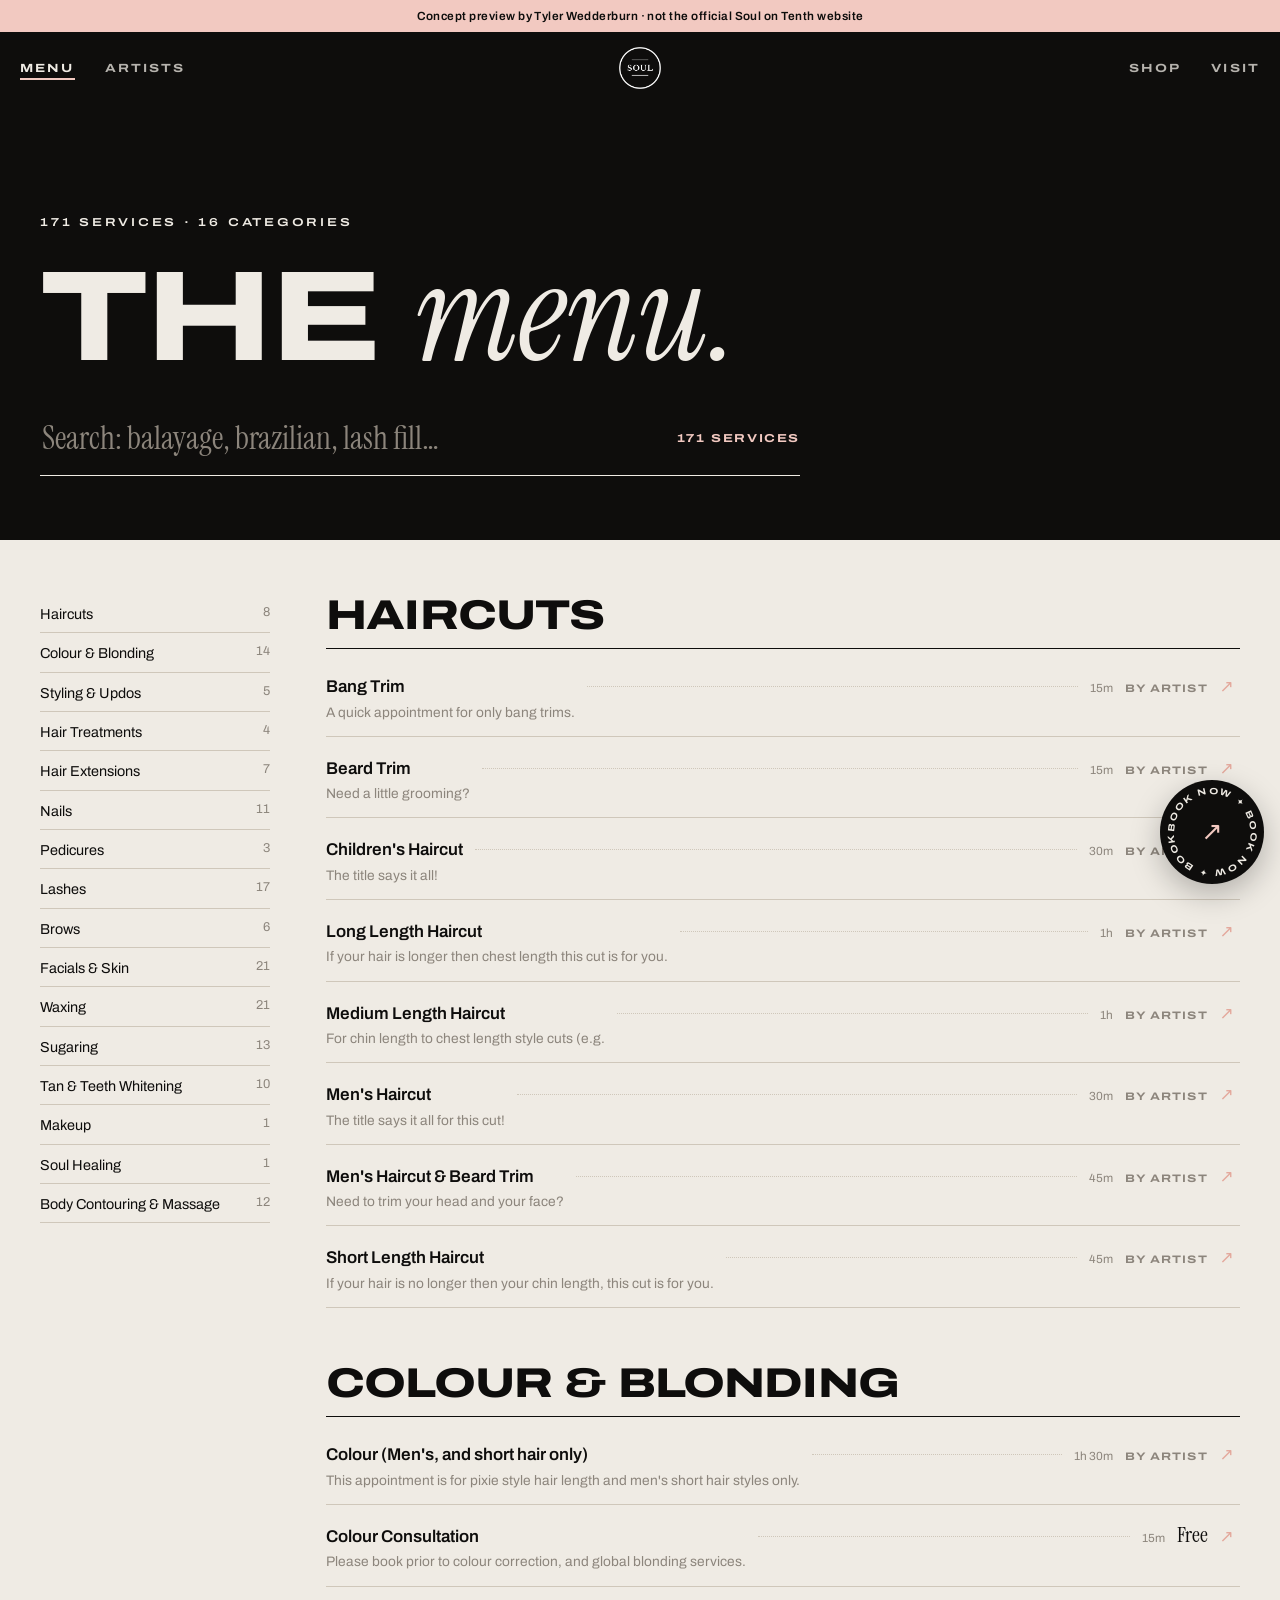
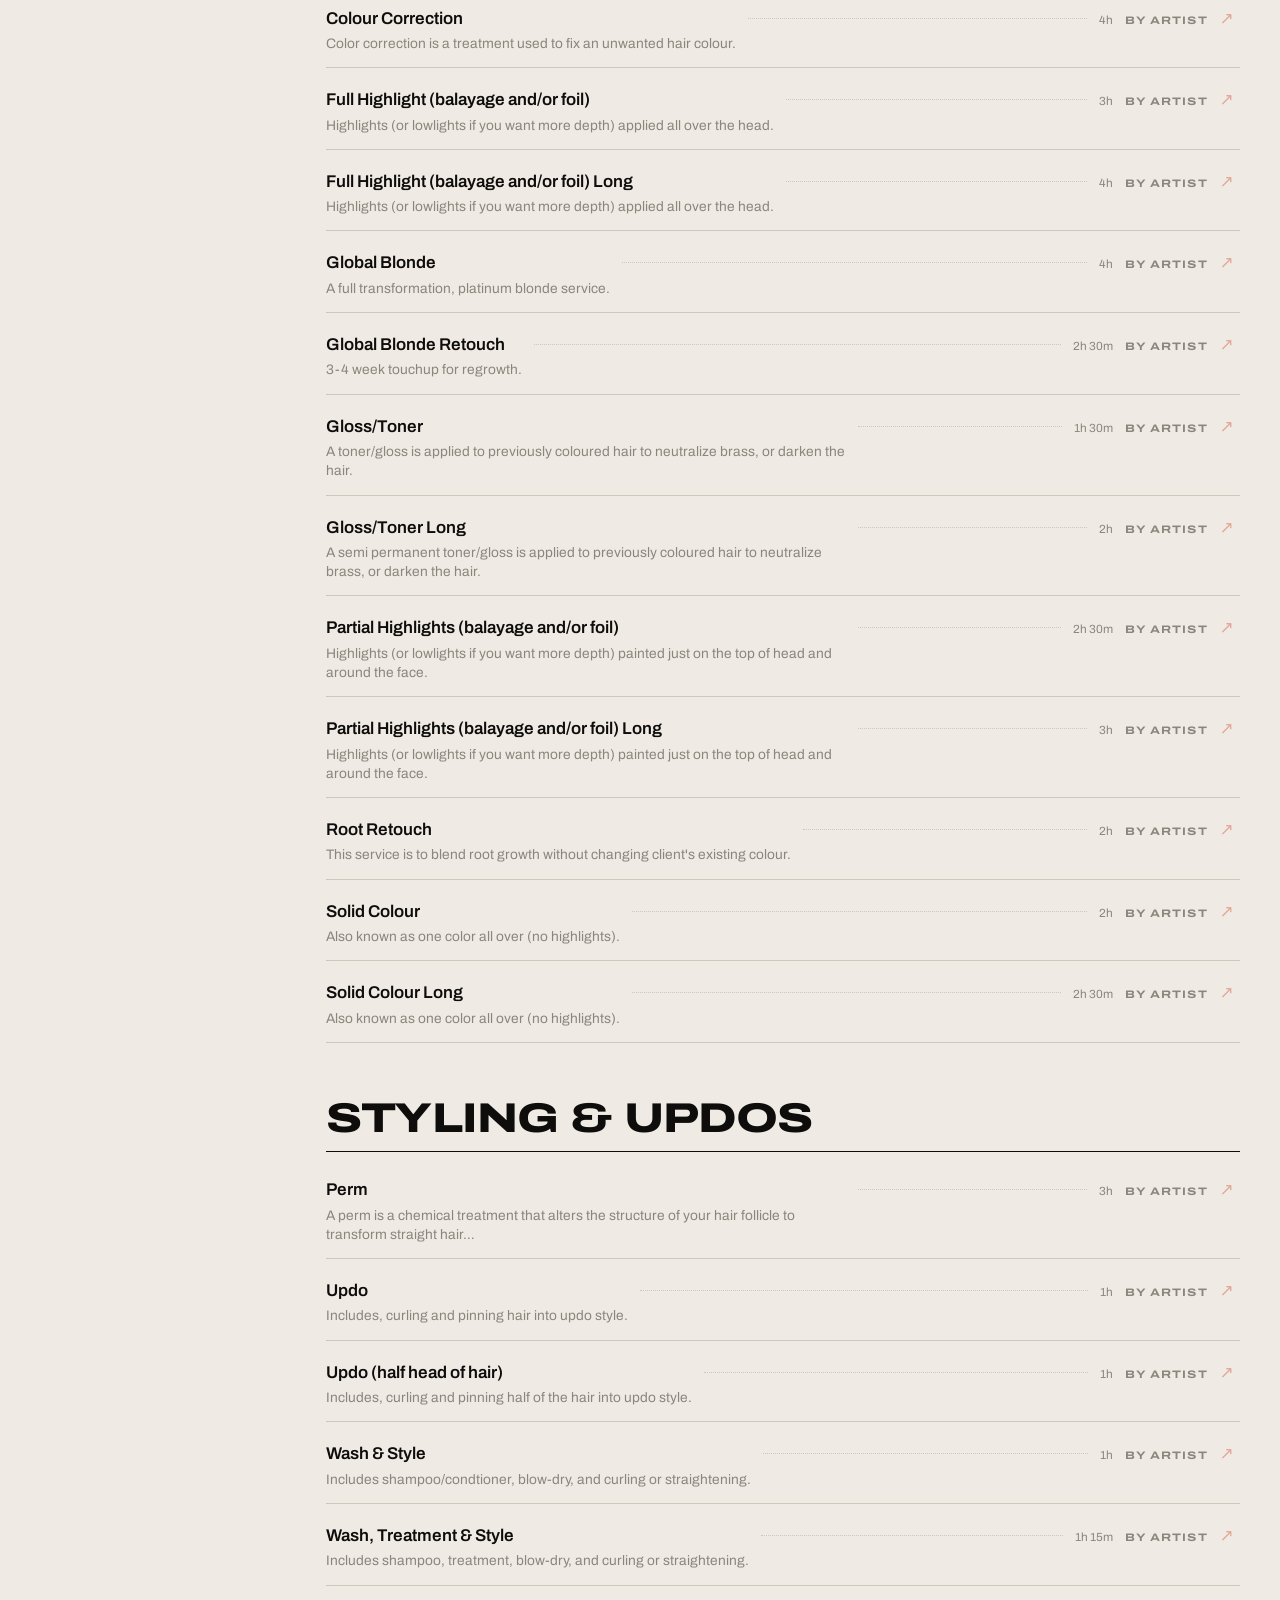
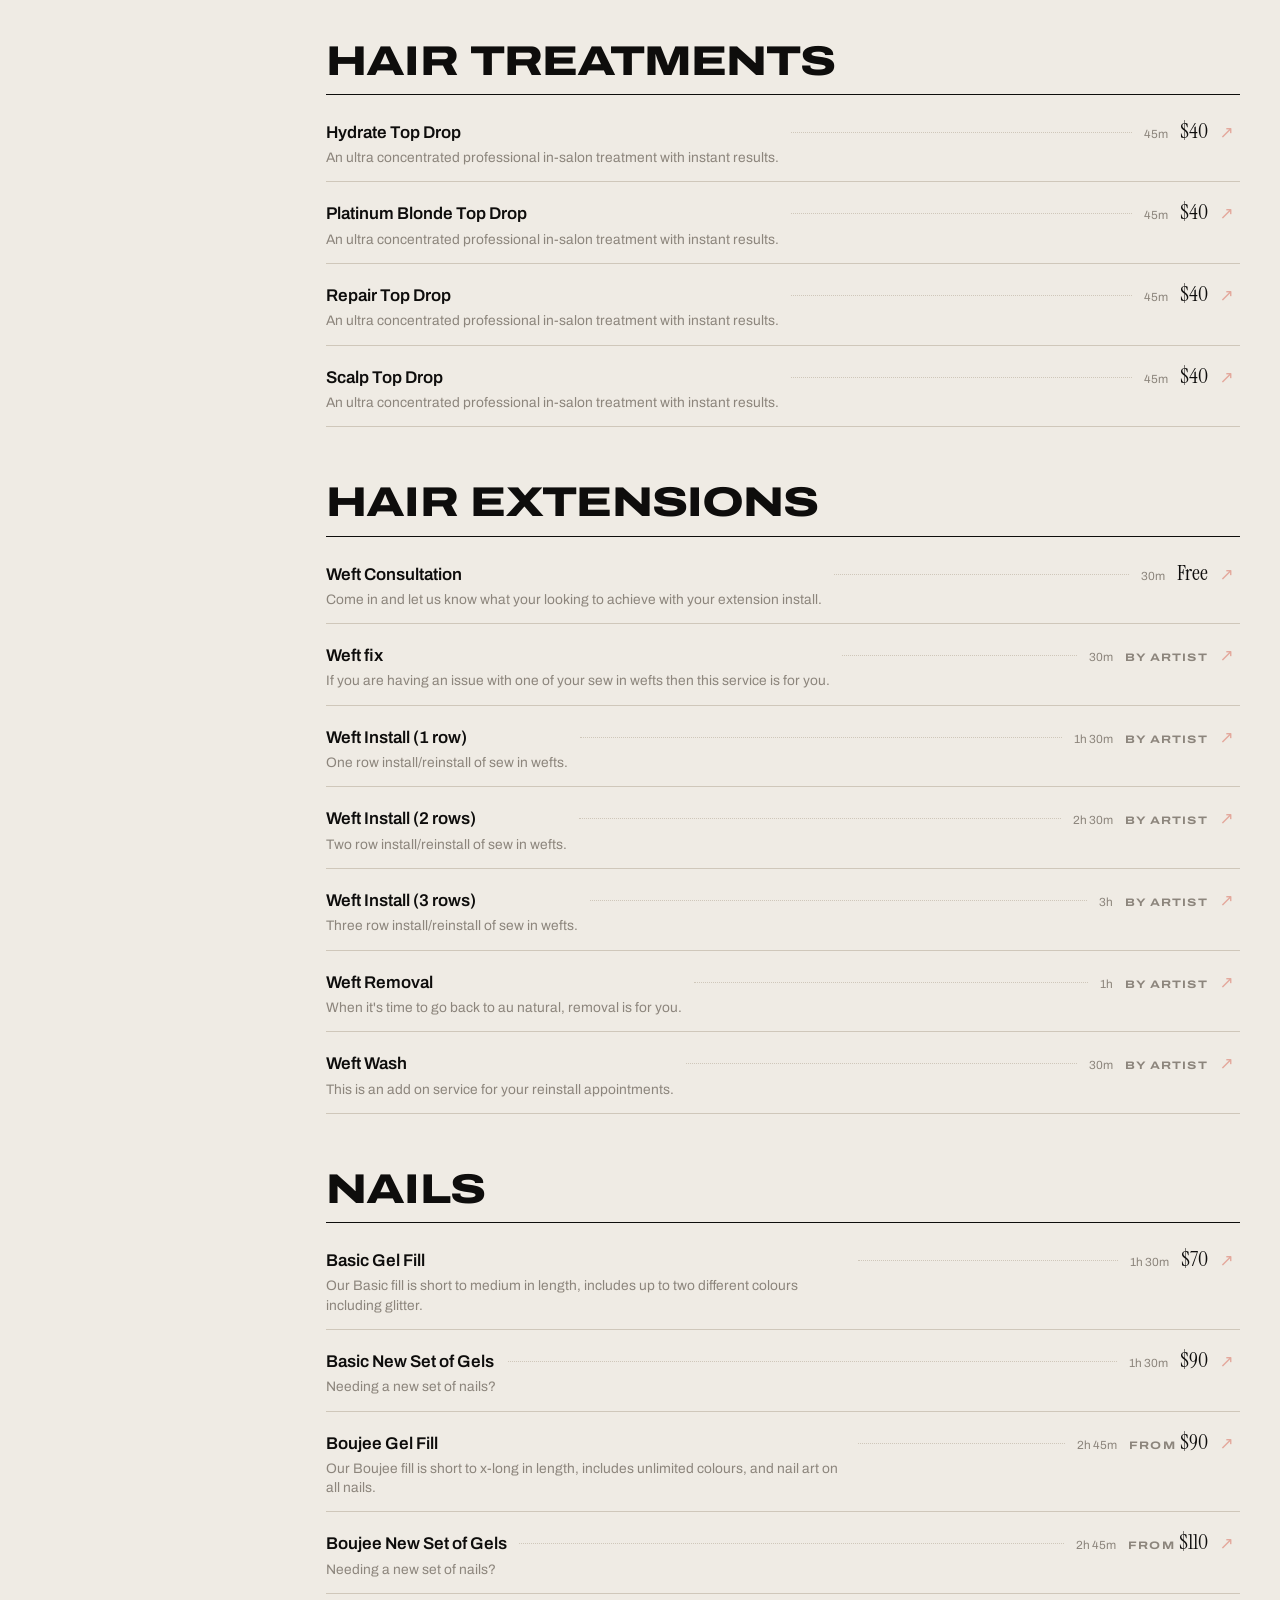
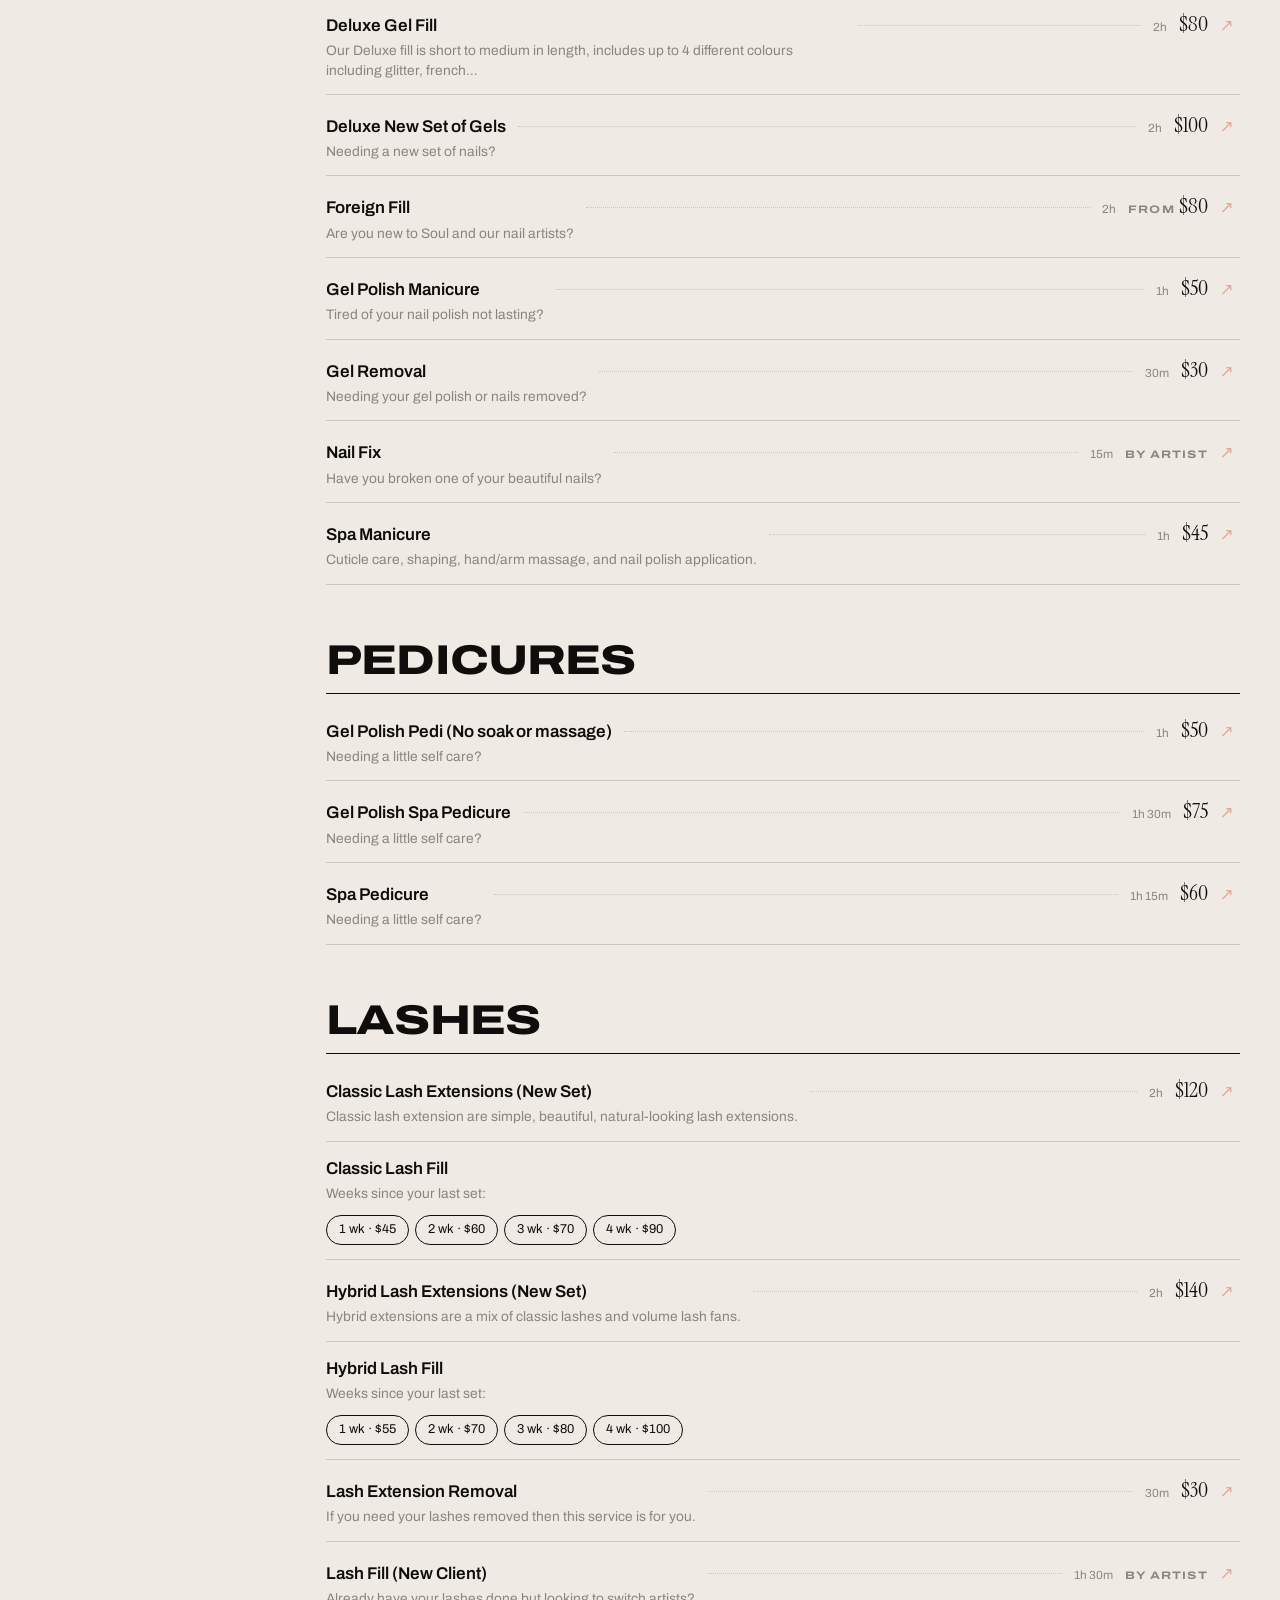
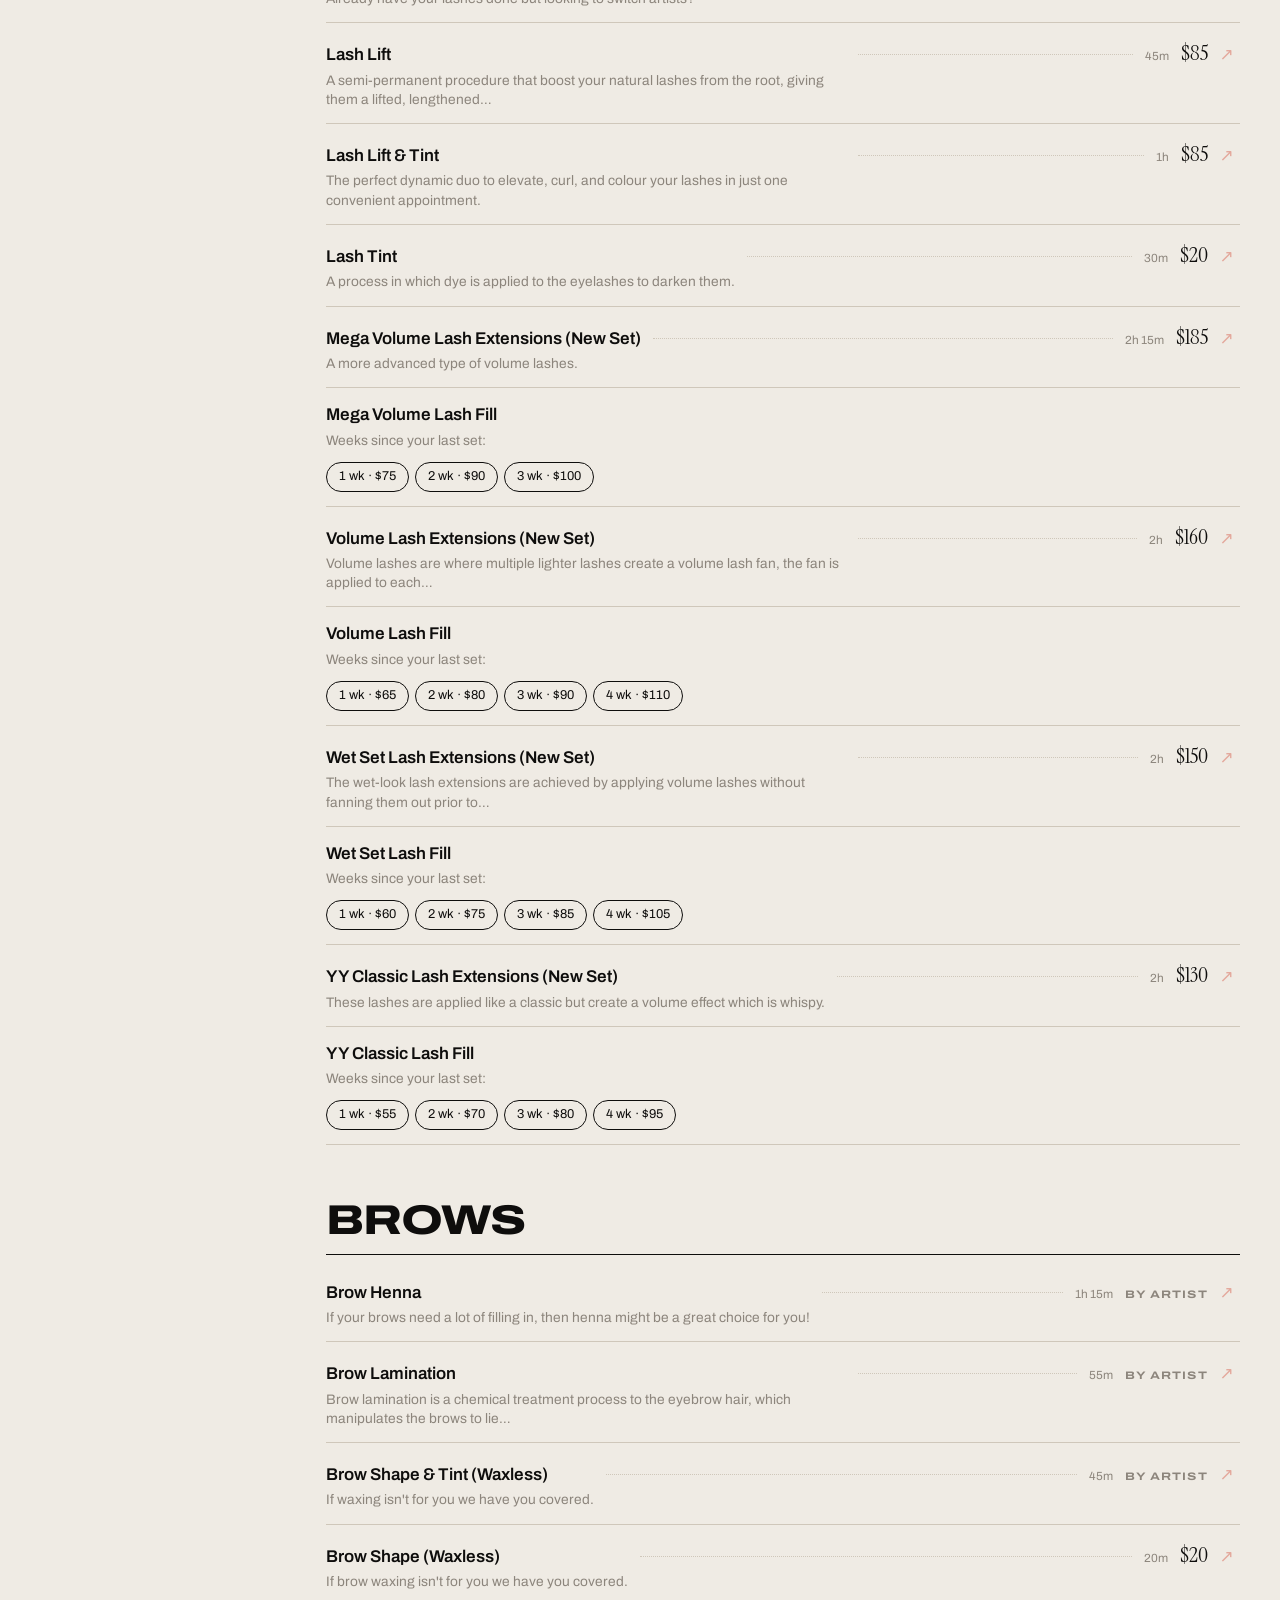
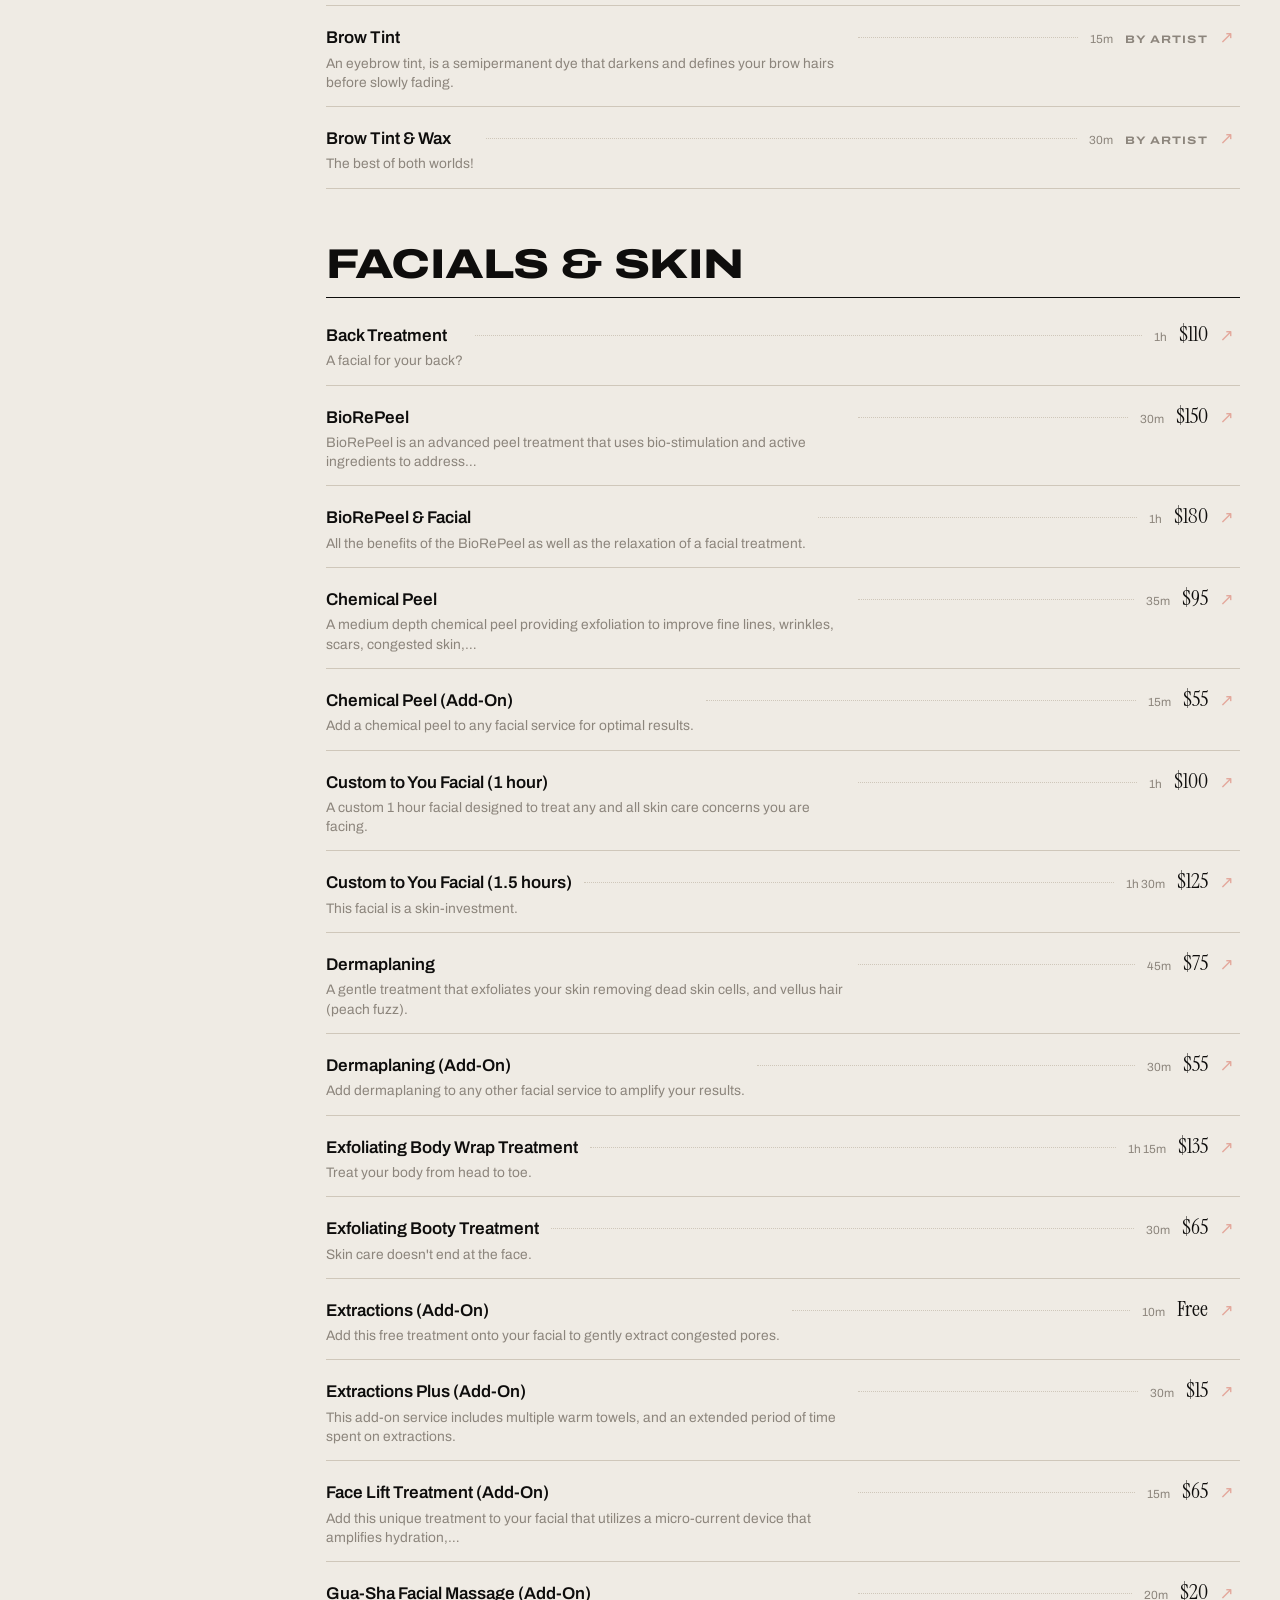
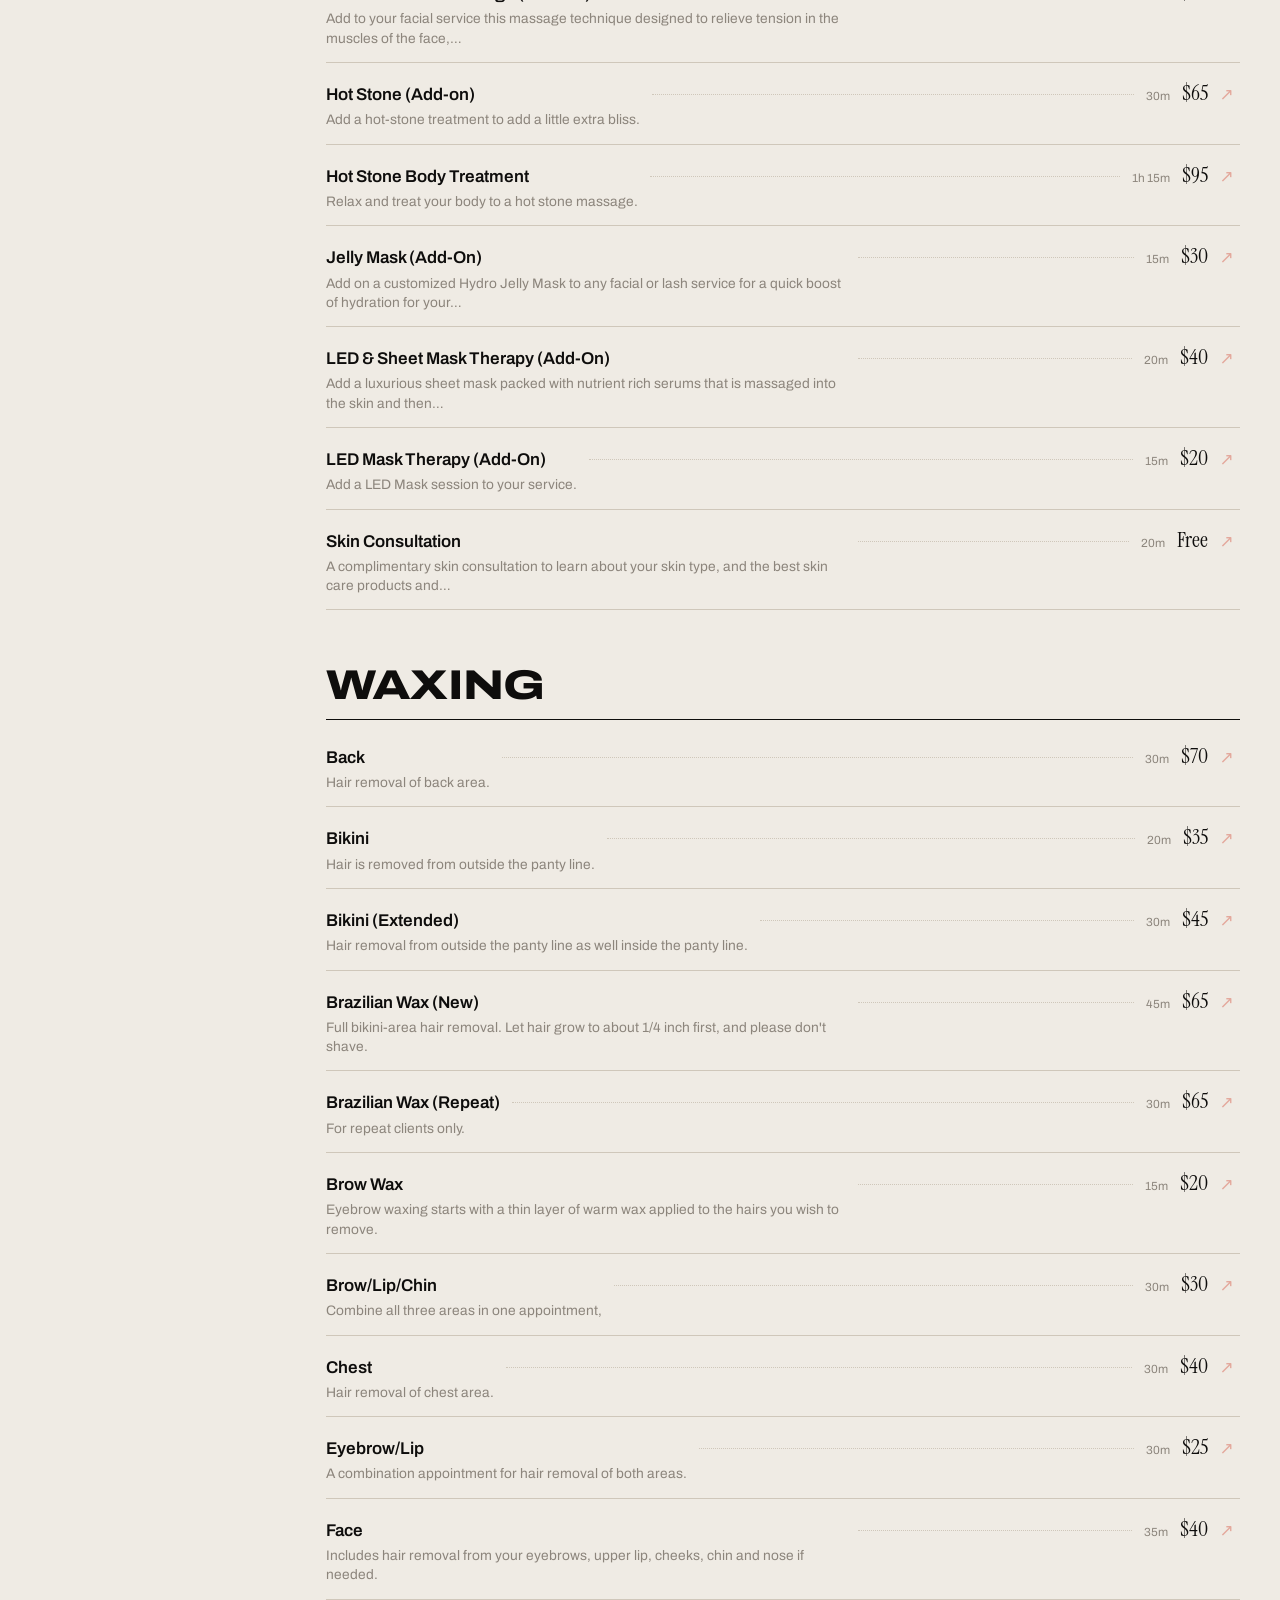
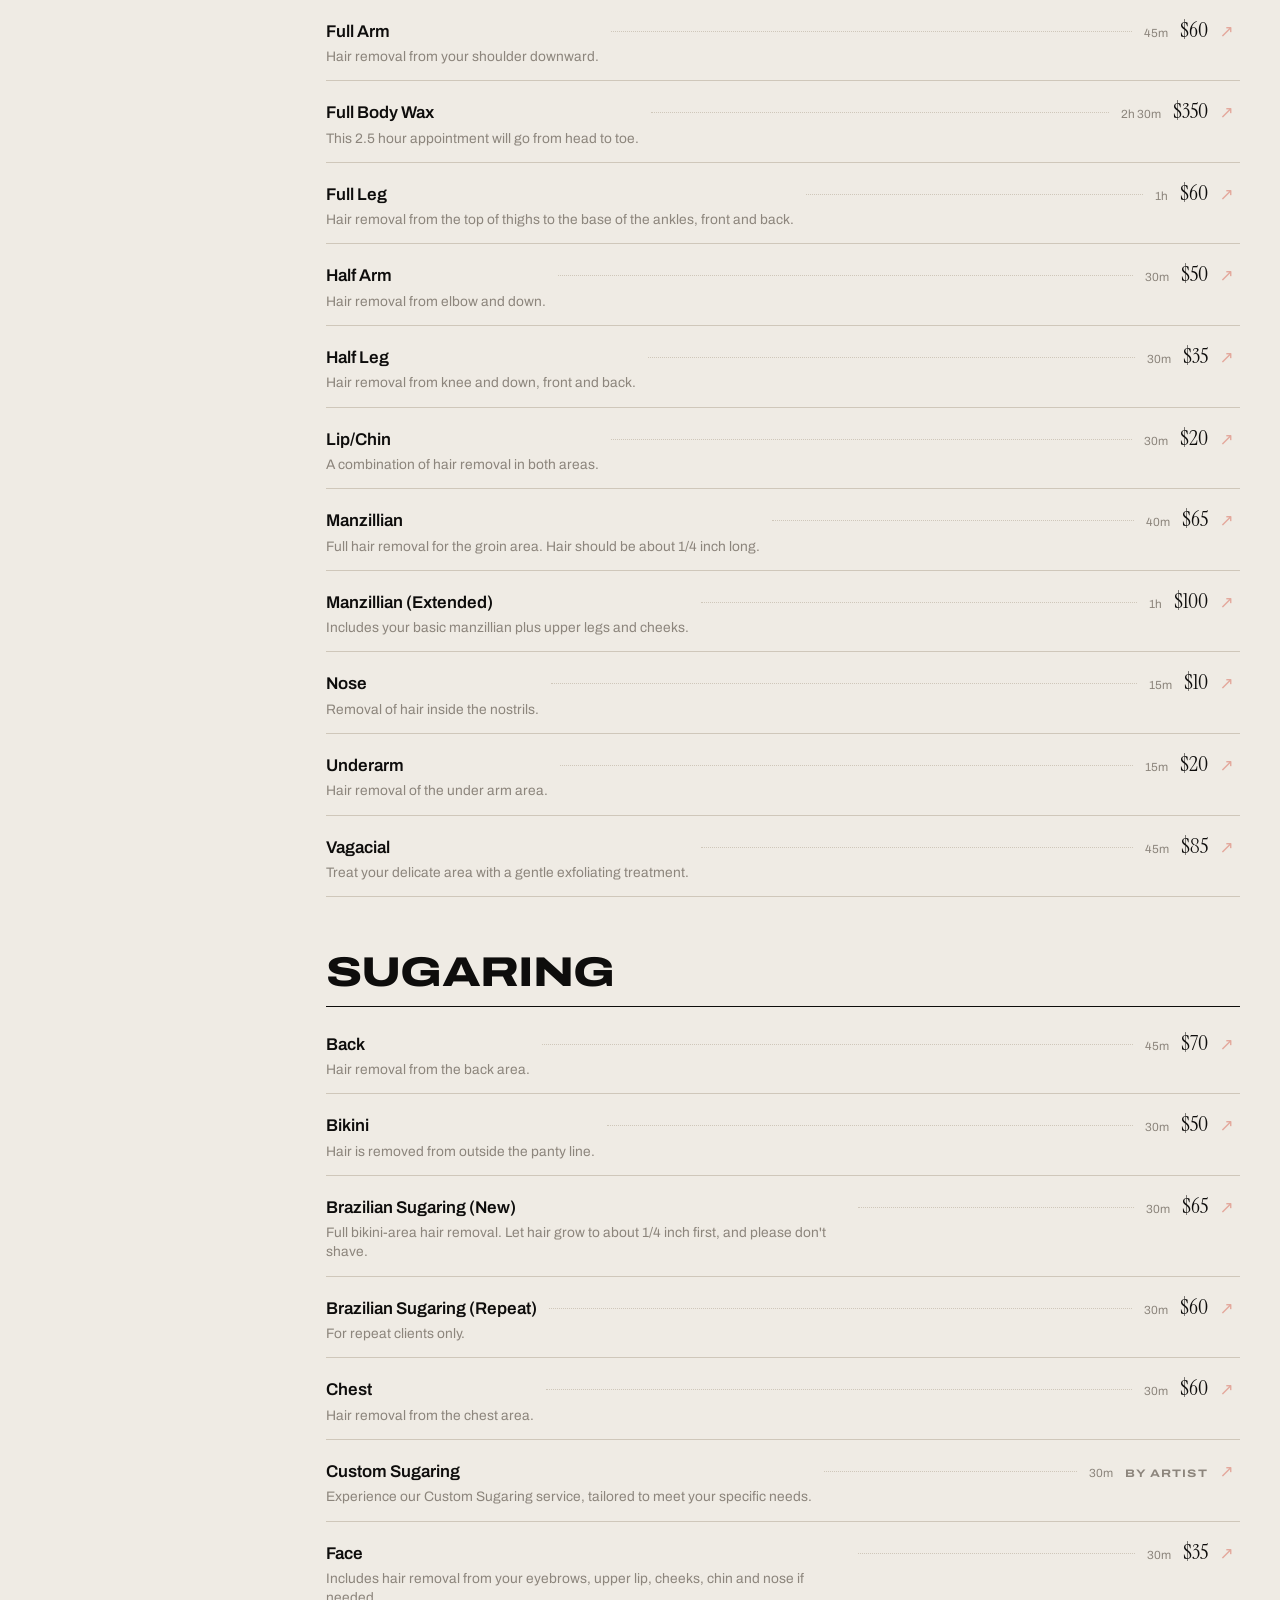
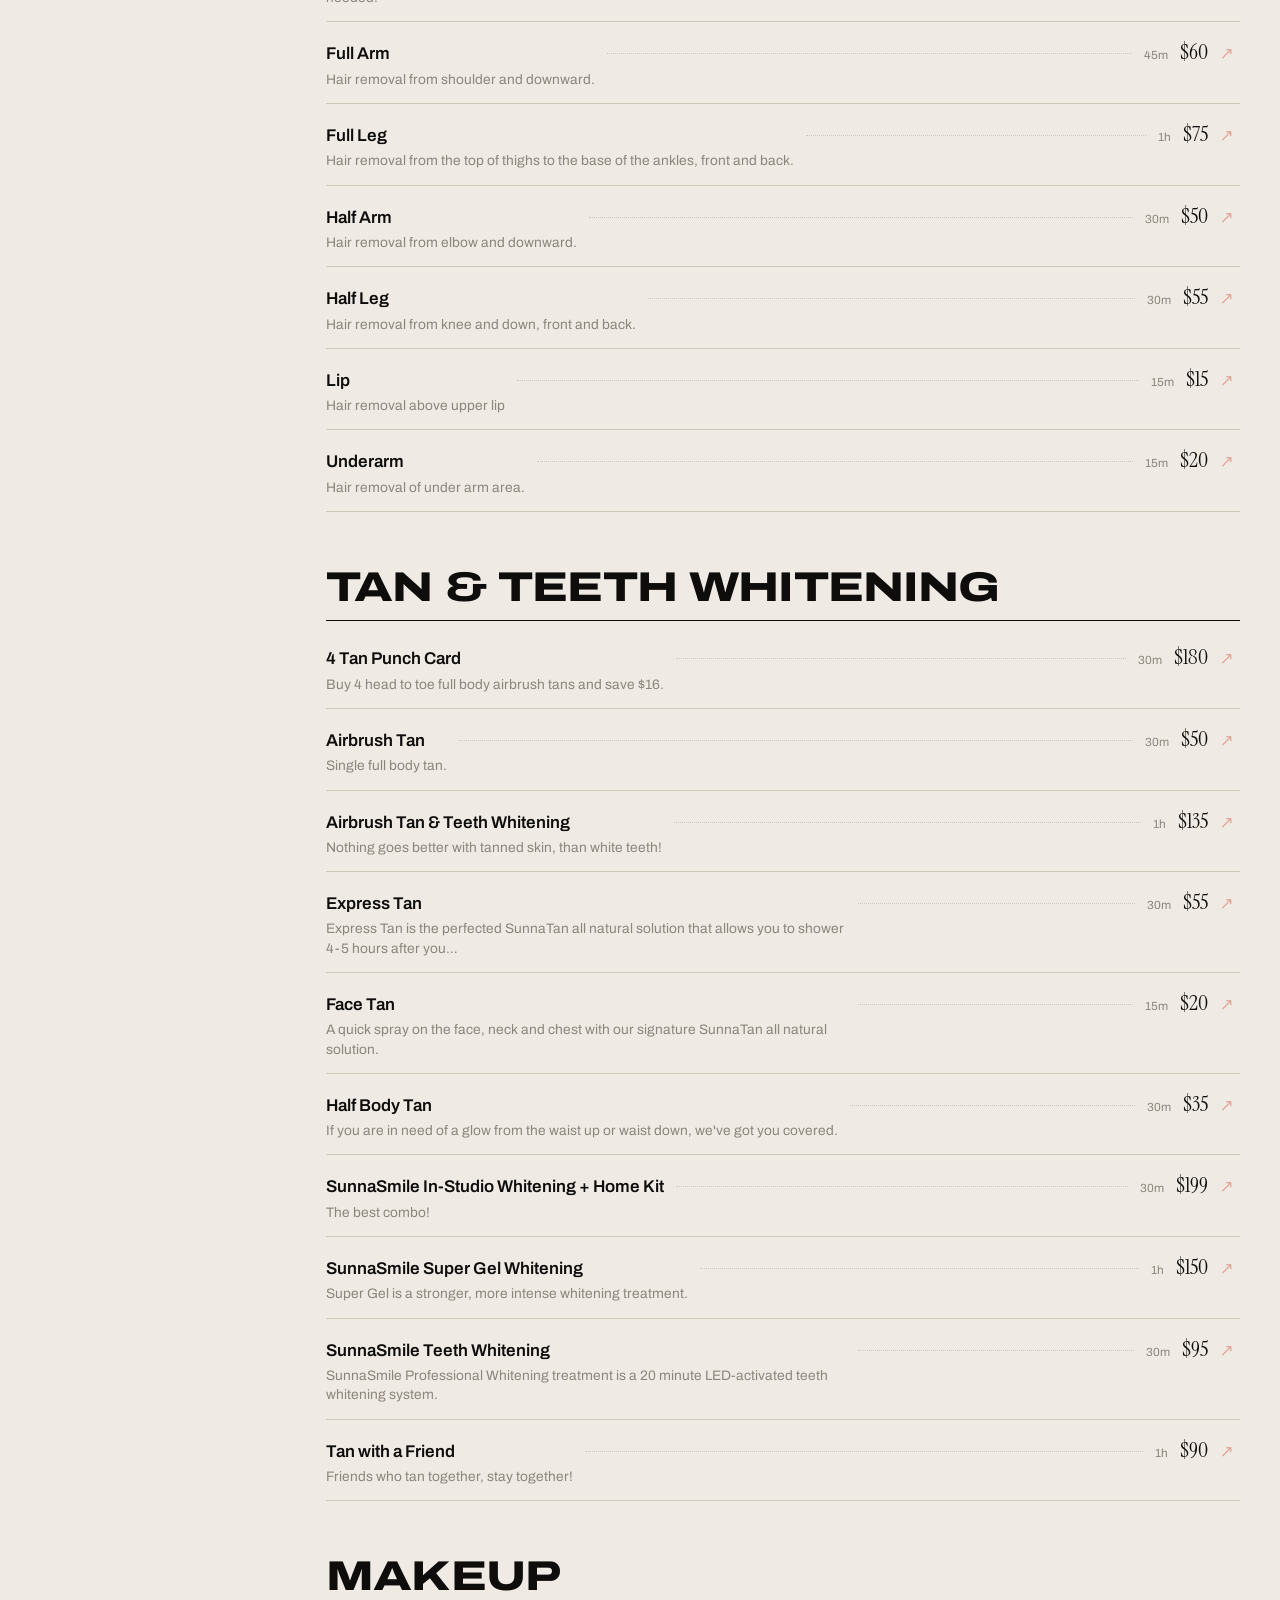
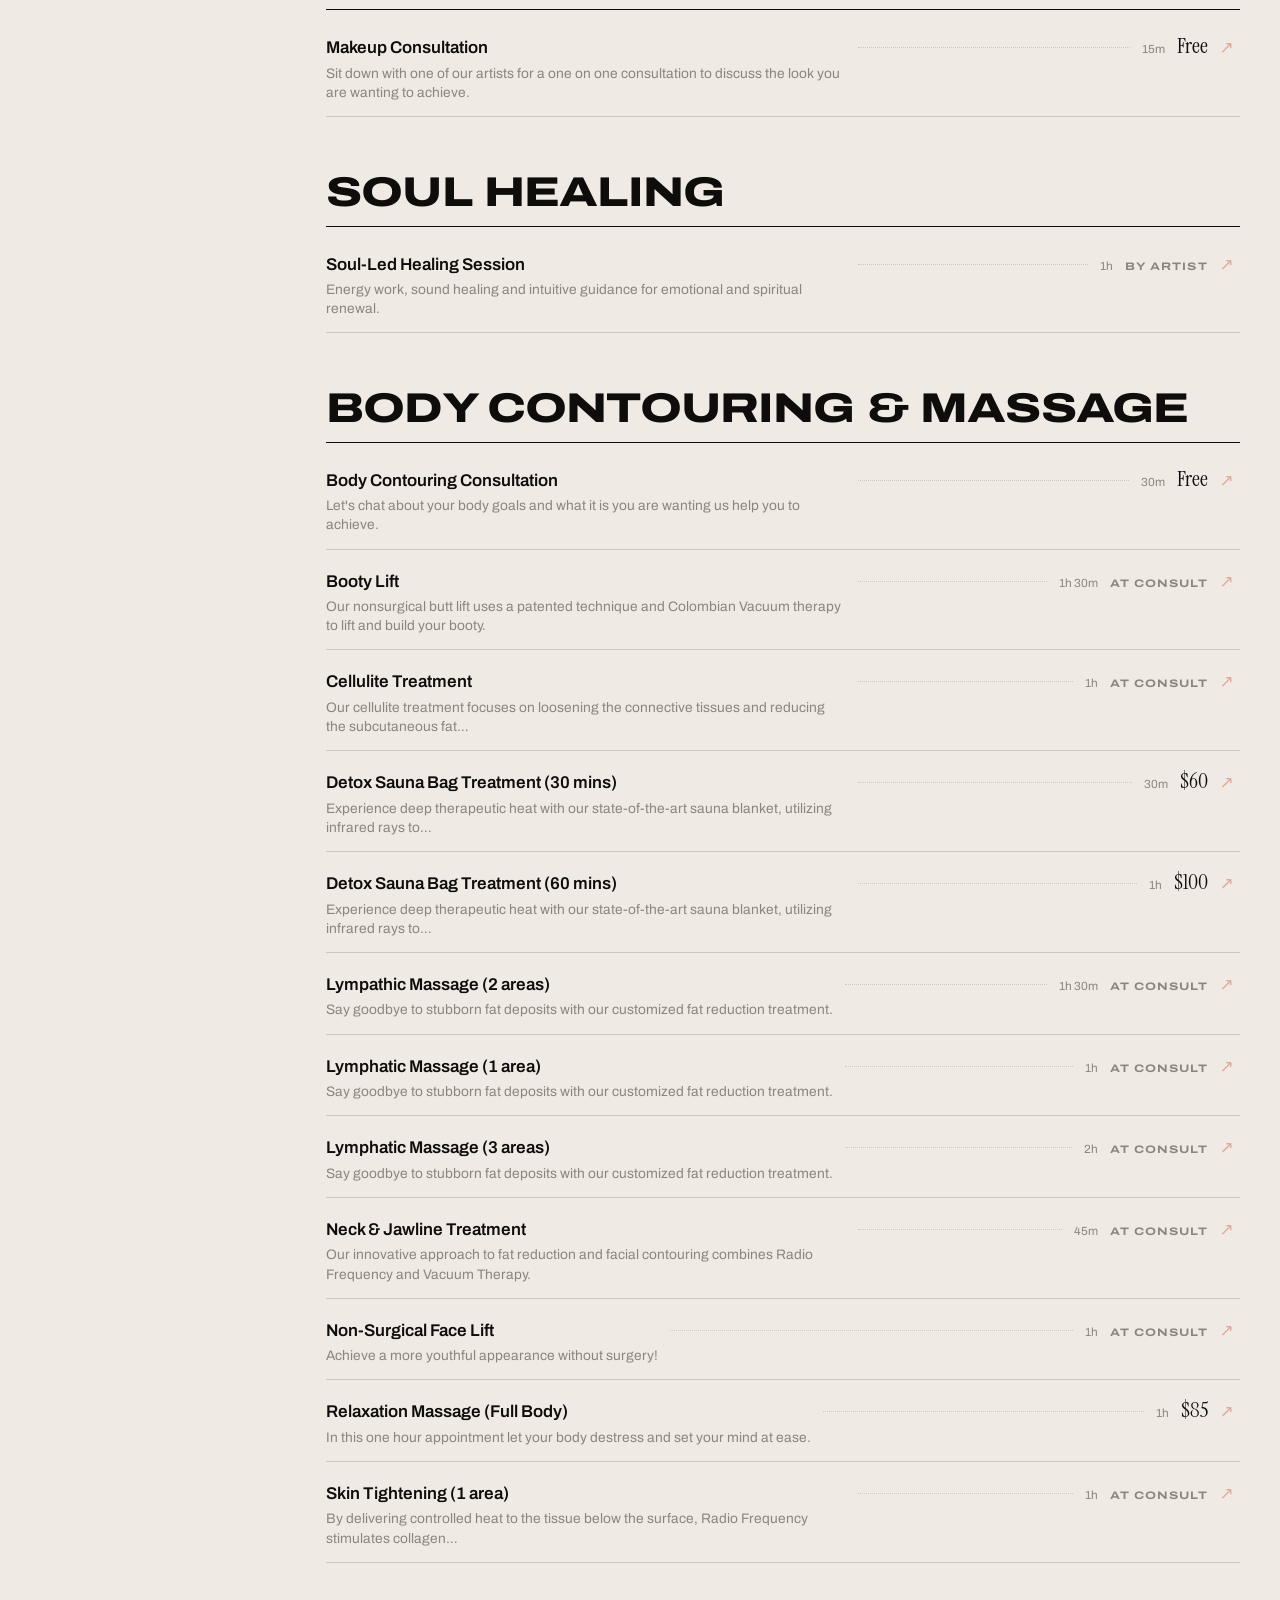
<file: services.html>
<!doctype html>
<html lang="en-CA">
<head>
<meta charset="utf-8">
<meta name="viewport" content="width=device-width, initial-scale=1, viewport-fit=cover">
<meta name="robots" content="noindex, nofollow">
<title>The Menu | Soul on Tenth, Brandon</title>
<meta name="description" content="The full Soul on Tenth menu: haircuts, colour, extensions, nails, pedicures, lashes, brows, facials, waxing, sugaring, tanning, teeth whitening and body treatments.">
<link rel="icon" href="assets/img/logo.jpg">
<link rel="preconnect" href="https://fonts.googleapis.com">
<link rel="preconnect" href="https://fonts.gstatic.com" crossorigin>
<link rel="stylesheet" href="https://fonts.googleapis.com/css2?family=Archivo:wdth,wght@62..125,400..900&family=Instrument+Serif:ital@0;1&display=swap">
<link rel="stylesheet" href="assets/theme.css">
</head>
<body>
<div class="notice">Concept preview by Tyler Wedderburn · not the official Soul on Tenth website</div>
<header class="nav">
  <nav class="nav__side" aria-label="Main, left"><a href="services.html" aria-current="page">Menu</a><a href="artists.html">Artists</a></nav>
  <a class="nav__logo" href="index.html" aria-label="Soul on Tenth home"><img src="assets/img/logo.jpg" alt="" width="52" height="52"></a>
  <nav class="nav__side nav__side--right" aria-label="Main, right"><a href="shop.html">Shop</a><a href="visit.html">Visit</a></nav>
  <details class="nav__menu"><summary>Menu</summary><nav aria-label="Mobile"><a href="index.html">Home</a><a href="services.html" aria-current="page">Menu</a><a href="artists.html">Artists</a><a href="shop.html">Shop</a><a href="visit.html">Visit</a></nav></details>
</header>
<main>
<section class="pagehead pagehead--ink">
  <div class="wrap">
    <p class="kicker">171 services · 16 categories</p>
    <h1>The <i>menu.</i></h1>
    <label class="search"><span class="sr">Search services</span><input id="q" type="search" placeholder="Search: balayage, brazilian, lash fill…" autocomplete="off"><output id="count">171 services</output></label>
  </div>
</section>
<div class="menu wrap">
  <nav class="menu__side" aria-label="Categories"><a href="#haircuts">Haircuts<span>8</span></a><a href="#colour-blonding">Colour &amp; Blonding<span>14</span></a><a href="#styling-updos">Styling &amp; Updos<span>5</span></a><a href="#hair-treatments">Hair Treatments<span>4</span></a><a href="#hair-extensions">Hair Extensions<span>7</span></a><a href="#nails">Nails<span>11</span></a><a href="#pedicures">Pedicures<span>3</span></a><a href="#lashes">Lashes<span>17</span></a><a href="#brows">Brows<span>6</span></a><a href="#facials-skin">Facials &amp; Skin<span>21</span></a><a href="#waxing">Waxing<span>21</span></a><a href="#sugaring">Sugaring<span>13</span></a><a href="#tan-teeth-whitening">Tan &amp; Teeth Whitening<span>10</span></a><a href="#makeup">Makeup<span>1</span></a><a href="#soul-healing">Soul Healing<span>1</span></a><a href="#body-contouring-massage">Body Contouring &amp; Massage<span>12</span></a></nav>
  <div class="menu__list">
    <section class="menu__cat" id="haircuts"><h2>Haircuts</h2><a class="row" href="https://book.squareup.com/appointments/bp8okbmrqv0b9o/location/DH0CR95W0RNAC/services/XDHV3CZ6EEHXCQUAOSTFHZ56" target="_blank" rel="noopener" data-q="bang trim a quick appointment for only bang trims."><span class="row__name">Bang Trim<small>A quick appointment for only bang trims.</small></span><span class="row__dots" aria-hidden="true"></span><span class="row__meta">15m</span><span class="row__price"><i>by artist</i></span><span class="row__go" aria-hidden="true">↗</span></a><a class="row" href="https://book.squareup.com/appointments/bp8okbmrqv0b9o/location/DH0CR95W0RNAC/services/PE3NBSCNV576VN6V5WDWXEEE" target="_blank" rel="noopener" data-q="beard trim need a little grooming?"><span class="row__name">Beard Trim<small>Need a little grooming?</small></span><span class="row__dots" aria-hidden="true"></span><span class="row__meta">15m</span><span class="row__price"><i>by artist</i></span><span class="row__go" aria-hidden="true">↗</span></a><a class="row" href="https://book.squareup.com/appointments/bp8okbmrqv0b9o/location/DH0CR95W0RNAC/services/I7EKOGYJDT7U7FFDBQDYXMKG" target="_blank" rel="noopener" data-q="children&#x27;s haircut the title says it all!"><span class="row__name">Children&#x27;s Haircut<small>The title says it all!</small></span><span class="row__dots" aria-hidden="true"></span><span class="row__meta">30m</span><span class="row__price"><i>by artist</i></span><span class="row__go" aria-hidden="true">↗</span></a><a class="row" href="https://book.squareup.com/appointments/bp8okbmrqv0b9o/location/DH0CR95W0RNAC/services/TXG3WQEM26FM4BXKUPIJALRV" target="_blank" rel="noopener" data-q="long length haircut if your hair is longer then chest length this cut is for you."><span class="row__name">Long Length Haircut<small>If your hair is longer then chest length this cut is for you.</small></span><span class="row__dots" aria-hidden="true"></span><span class="row__meta">1h</span><span class="row__price"><i>by artist</i></span><span class="row__go" aria-hidden="true">↗</span></a><a class="row" href="https://book.squareup.com/appointments/bp8okbmrqv0b9o/location/DH0CR95W0RNAC/services/YNMGDB6Y6SWNSFVOAZDFVRUW" target="_blank" rel="noopener" data-q="medium length haircut for chin length to chest length style cuts (e.g."><span class="row__name">Medium Length Haircut<small>For chin length to chest length style cuts (e.g.</small></span><span class="row__dots" aria-hidden="true"></span><span class="row__meta">1h</span><span class="row__price"><i>by artist</i></span><span class="row__go" aria-hidden="true">↗</span></a><a class="row" href="https://book.squareup.com/appointments/bp8okbmrqv0b9o/location/DH0CR95W0RNAC/services/D3KCQLG33OEMHHY5MBVPZYXI" target="_blank" rel="noopener" data-q="men&#x27;s haircut the title says it all for this cut!"><span class="row__name">Men&#x27;s Haircut<small>The title says it all for this cut!</small></span><span class="row__dots" aria-hidden="true"></span><span class="row__meta">30m</span><span class="row__price"><i>by artist</i></span><span class="row__go" aria-hidden="true">↗</span></a><a class="row" href="https://book.squareup.com/appointments/bp8okbmrqv0b9o/location/DH0CR95W0RNAC/services/FXAB36SXOFE2HITJVO2GNSNV" target="_blank" rel="noopener" data-q="men&#x27;s haircut &amp; beard trim need to trim your head and your face?"><span class="row__name">Men&#x27;s Haircut &amp; Beard Trim<small>Need to trim your head and your face?</small></span><span class="row__dots" aria-hidden="true"></span><span class="row__meta">45m</span><span class="row__price"><i>by artist</i></span><span class="row__go" aria-hidden="true">↗</span></a><a class="row" href="https://book.squareup.com/appointments/bp8okbmrqv0b9o/location/DH0CR95W0RNAC/services/SZ2QXOXD6PHGBZHF6OZ32UJK" target="_blank" rel="noopener" data-q="short length haircut if your hair is no longer then your chin length, this cut is for you."><span class="row__name">Short Length Haircut<small>If your hair is no longer then your chin length, this cut is for you.</small></span><span class="row__dots" aria-hidden="true"></span><span class="row__meta">45m</span><span class="row__price"><i>by artist</i></span><span class="row__go" aria-hidden="true">↗</span></a></section><section class="menu__cat" id="colour-blonding"><h2>Colour &amp; Blonding</h2><a class="row" href="https://book.squareup.com/appointments/bp8okbmrqv0b9o/location/DH0CR95W0RNAC/services/7XT557QPCF7BK75FEQZ44OA2" target="_blank" rel="noopener" data-q="colour (men&#x27;s, and short hair only) this appointment is for pixie style hair length and men&#x27;s short hair styles only."><span class="row__name">Colour (Men&#x27;s, and short hair only)<small>This appointment is for pixie style hair length and men&#x27;s short hair styles only.</small></span><span class="row__dots" aria-hidden="true"></span><span class="row__meta">1h 30m</span><span class="row__price"><i>by artist</i></span><span class="row__go" aria-hidden="true">↗</span></a><a class="row" href="https://book.squareup.com/appointments/bp8okbmrqv0b9o/location/DH0CR95W0RNAC/services/DKLWR4ZOMOR3MVTFRTPDGHXP" target="_blank" rel="noopener" data-q="colour consultation please book prior to colour correction, and global blonding services."><span class="row__name">Colour Consultation<small>Please book prior to colour correction, and global blonding services.</small></span><span class="row__dots" aria-hidden="true"></span><span class="row__meta">15m</span><span class="row__price">Free</span><span class="row__go" aria-hidden="true">↗</span></a><a class="row" href="https://book.squareup.com/appointments/bp8okbmrqv0b9o/location/DH0CR95W0RNAC/services/C24GLCHQY33FUBWV7QB5XNRQ" target="_blank" rel="noopener" data-q="colour correction color correction is a treatment used to fix an unwanted hair colour."><span class="row__name">Colour Correction<small>Color correction is a treatment used to fix an unwanted hair colour.</small></span><span class="row__dots" aria-hidden="true"></span><span class="row__meta">4h</span><span class="row__price"><i>by artist</i></span><span class="row__go" aria-hidden="true">↗</span></a><a class="row" href="https://book.squareup.com/appointments/bp8okbmrqv0b9o/location/DH0CR95W0RNAC/services/UHYNQJKEB3OV5UQYVMJOVG5J" target="_blank" rel="noopener" data-q="full highlight (balayage and/or foil) highlights (or lowlights if you want more depth) applied all over the head."><span class="row__name">Full Highlight (balayage and/or foil)<small>Highlights (or lowlights if you want more depth) applied all over the head.</small></span><span class="row__dots" aria-hidden="true"></span><span class="row__meta">3h</span><span class="row__price"><i>by artist</i></span><span class="row__go" aria-hidden="true">↗</span></a><a class="row" href="https://book.squareup.com/appointments/bp8okbmrqv0b9o/location/DH0CR95W0RNAC/services/6XDG7WDJS6Z73Y4WATU6MUA6" target="_blank" rel="noopener" data-q="full highlight (balayage and/or foil) long highlights (or lowlights if you want more depth) applied all over the head."><span class="row__name">Full Highlight (balayage and/or foil) Long<small>Highlights (or lowlights if you want more depth) applied all over the head.</small></span><span class="row__dots" aria-hidden="true"></span><span class="row__meta">4h</span><span class="row__price"><i>by artist</i></span><span class="row__go" aria-hidden="true">↗</span></a><a class="row" href="https://book.squareup.com/appointments/bp8okbmrqv0b9o/location/DH0CR95W0RNAC/services/JM4Y4TROOYYGNQCAQUD6L53G" target="_blank" rel="noopener" data-q="global blonde a full transformation, platinum blonde service."><span class="row__name">Global Blonde<small>A full transformation, platinum blonde service.</small></span><span class="row__dots" aria-hidden="true"></span><span class="row__meta">4h</span><span class="row__price"><i>by artist</i></span><span class="row__go" aria-hidden="true">↗</span></a><a class="row" href="https://book.squareup.com/appointments/bp8okbmrqv0b9o/location/DH0CR95W0RNAC/services/7KHXBNDJ7ZFZ42V7NS663AHS" target="_blank" rel="noopener" data-q="global blonde retouch 3-4 week touchup for regrowth."><span class="row__name">Global Blonde Retouch<small>3-4 week touchup for regrowth.</small></span><span class="row__dots" aria-hidden="true"></span><span class="row__meta">2h 30m</span><span class="row__price"><i>by artist</i></span><span class="row__go" aria-hidden="true">↗</span></a><a class="row" href="https://book.squareup.com/appointments/bp8okbmrqv0b9o/location/DH0CR95W0RNAC/services/T6CDFUXEJWDGQVTH77E56JDT" target="_blank" rel="noopener" data-q="gloss/toner a toner/gloss is applied to previously coloured hair to neutralize brass, or darken the hair."><span class="row__name">Gloss/Toner<small>A toner/gloss is applied to previously coloured hair to neutralize brass, or darken the hair.</small></span><span class="row__dots" aria-hidden="true"></span><span class="row__meta">1h 30m</span><span class="row__price"><i>by artist</i></span><span class="row__go" aria-hidden="true">↗</span></a><a class="row" href="https://book.squareup.com/appointments/bp8okbmrqv0b9o/location/DH0CR95W0RNAC/services/DKEDYP7BHWW56MYD6NIFK5UJ" target="_blank" rel="noopener" data-q="gloss/toner long a semi permanent toner/gloss is applied to previously coloured hair to neutralize brass, or darken the hair."><span class="row__name">Gloss/Toner Long<small>A semi permanent toner/gloss is applied to previously coloured hair to neutralize brass, or darken the hair.</small></span><span class="row__dots" aria-hidden="true"></span><span class="row__meta">2h</span><span class="row__price"><i>by artist</i></span><span class="row__go" aria-hidden="true">↗</span></a><a class="row" href="https://book.squareup.com/appointments/bp8okbmrqv0b9o/location/DH0CR95W0RNAC/services/GKTLPLTVD7DHOXOIN2MV4O3S" target="_blank" rel="noopener" data-q="partial highlights (balayage and/or foil) highlights (or lowlights if you want more depth) painted just on the top of head and around the face."><span class="row__name">Partial Highlights (balayage and/or foil)<small>Highlights (or lowlights if you want more depth) painted just on the top of head and around the face.</small></span><span class="row__dots" aria-hidden="true"></span><span class="row__meta">2h 30m</span><span class="row__price"><i>by artist</i></span><span class="row__go" aria-hidden="true">↗</span></a><a class="row" href="https://book.squareup.com/appointments/bp8okbmrqv0b9o/location/DH0CR95W0RNAC/services/2HJGTZO47U36NRTREZYX2EMX" target="_blank" rel="noopener" data-q="partial highlights (balayage and/or foil) long highlights (or lowlights if you want more depth) painted just on the top of head and around the face."><span class="row__name">Partial Highlights (balayage and/or foil) Long<small>Highlights (or lowlights if you want more depth) painted just on the top of head and around the face.</small></span><span class="row__dots" aria-hidden="true"></span><span class="row__meta">3h</span><span class="row__price"><i>by artist</i></span><span class="row__go" aria-hidden="true">↗</span></a><a class="row" href="https://book.squareup.com/appointments/bp8okbmrqv0b9o/location/DH0CR95W0RNAC/services/BJDVHYIKUKA33DCZWGMKW3SU" target="_blank" rel="noopener" data-q="root retouch this service is to blend root growth without changing client&#x27;s existing colour."><span class="row__name">Root Retouch<small>This service is to blend root growth without changing client&#x27;s existing colour.</small></span><span class="row__dots" aria-hidden="true"></span><span class="row__meta">2h</span><span class="row__price"><i>by artist</i></span><span class="row__go" aria-hidden="true">↗</span></a><a class="row" href="https://book.squareup.com/appointments/bp8okbmrqv0b9o/location/DH0CR95W0RNAC/services/P7QBQQRYFWTOJCODBLBVNJBO" target="_blank" rel="noopener" data-q="solid colour also known as one color all over (no highlights)."><span class="row__name">Solid Colour<small>Also known as one color all over (no highlights).</small></span><span class="row__dots" aria-hidden="true"></span><span class="row__meta">2h</span><span class="row__price"><i>by artist</i></span><span class="row__go" aria-hidden="true">↗</span></a><a class="row" href="https://book.squareup.com/appointments/bp8okbmrqv0b9o/location/DH0CR95W0RNAC/services/VGWFMIEQQSYBJKEXSXLMHHNF" target="_blank" rel="noopener" data-q="solid colour long also known as one color all over (no highlights)."><span class="row__name">Solid Colour Long<small>Also known as one color all over (no highlights).</small></span><span class="row__dots" aria-hidden="true"></span><span class="row__meta">2h 30m</span><span class="row__price"><i>by artist</i></span><span class="row__go" aria-hidden="true">↗</span></a></section><section class="menu__cat" id="styling-updos"><h2>Styling &amp; Updos</h2><a class="row" href="https://book.squareup.com/appointments/bp8okbmrqv0b9o/location/DH0CR95W0RNAC/services/E67AZVS6OTFH3XKAJ5XXRYTP" target="_blank" rel="noopener" data-q="perm a perm is a chemical treatment that alters the structure of your hair follicle to transform straight hair…"><span class="row__name">Perm<small>A perm is a chemical treatment that alters the structure of your hair follicle to transform straight hair…</small></span><span class="row__dots" aria-hidden="true"></span><span class="row__meta">3h</span><span class="row__price"><i>by artist</i></span><span class="row__go" aria-hidden="true">↗</span></a><a class="row" href="https://book.squareup.com/appointments/bp8okbmrqv0b9o/location/DH0CR95W0RNAC/services/ANYKPHHL5PW5PB4JDP2QA446" target="_blank" rel="noopener" data-q="updo includes, curling and pinning hair into updo style."><span class="row__name">Updo<small>Includes, curling and pinning hair into updo style.</small></span><span class="row__dots" aria-hidden="true"></span><span class="row__meta">1h</span><span class="row__price"><i>by artist</i></span><span class="row__go" aria-hidden="true">↗</span></a><a class="row" href="https://book.squareup.com/appointments/bp8okbmrqv0b9o/location/DH0CR95W0RNAC/services/AITVZZBFNS65WGWIPMFT53SZ" target="_blank" rel="noopener" data-q="updo (half head of hair) includes, curling and pinning half of the hair into updo style."><span class="row__name">Updo (half head of hair)<small>Includes, curling and pinning half of the hair into updo style.</small></span><span class="row__dots" aria-hidden="true"></span><span class="row__meta">1h</span><span class="row__price"><i>by artist</i></span><span class="row__go" aria-hidden="true">↗</span></a><a class="row" href="https://book.squareup.com/appointments/bp8okbmrqv0b9o/location/DH0CR95W0RNAC/services/VQCQZZ4GLTH32VIYESNTBTX2" target="_blank" rel="noopener" data-q="wash &amp; style includes shampoo/condtioner, blow-dry, and curling or straightening."><span class="row__name">Wash &amp; Style<small>Includes shampoo/condtioner, blow-dry, and curling or straightening.</small></span><span class="row__dots" aria-hidden="true"></span><span class="row__meta">1h</span><span class="row__price"><i>by artist</i></span><span class="row__go" aria-hidden="true">↗</span></a><a class="row" href="https://book.squareup.com/appointments/bp8okbmrqv0b9o/location/DH0CR95W0RNAC/services/LALE6DQHB2ED7GA6QTJFRPFK" target="_blank" rel="noopener" data-q="wash, treatment &amp; style includes shampoo, treatment, blow-dry, and curling or straightening."><span class="row__name">Wash, Treatment &amp; Style<small>Includes shampoo, treatment, blow-dry, and curling or straightening.</small></span><span class="row__dots" aria-hidden="true"></span><span class="row__meta">1h 15m</span><span class="row__price"><i>by artist</i></span><span class="row__go" aria-hidden="true">↗</span></a></section><section class="menu__cat" id="hair-treatments"><h2>Hair Treatments</h2><a class="row" href="https://book.squareup.com/appointments/bp8okbmrqv0b9o/location/DH0CR95W0RNAC/services/T4HCFXMZZLSM7JTLLRGH2KTN" target="_blank" rel="noopener" data-q="hydrate top drop an ultra concentrated professional in-salon treatment with instant results."><span class="row__name">Hydrate Top Drop<small>An ultra concentrated professional in-salon treatment with instant results.</small></span><span class="row__dots" aria-hidden="true"></span><span class="row__meta">45m</span><span class="row__price">$40</span><span class="row__go" aria-hidden="true">↗</span></a><a class="row" href="https://book.squareup.com/appointments/bp8okbmrqv0b9o/location/DH0CR95W0RNAC/services/QANRCKXDN5DBJZKIO5SUKPEB" target="_blank" rel="noopener" data-q="platinum blonde top drop an ultra concentrated professional in-salon treatment with instant results."><span class="row__name">Platinum Blonde Top Drop<small>An ultra concentrated professional in-salon treatment with instant results.</small></span><span class="row__dots" aria-hidden="true"></span><span class="row__meta">45m</span><span class="row__price">$40</span><span class="row__go" aria-hidden="true">↗</span></a><a class="row" href="https://book.squareup.com/appointments/bp8okbmrqv0b9o/location/DH0CR95W0RNAC/services/YUAXABLUUVEM2RG5REGYMNEQ" target="_blank" rel="noopener" data-q="repair top drop an ultra concentrated professional in-salon treatment with instant results."><span class="row__name">Repair Top Drop<small>An ultra concentrated professional in-salon treatment with instant results.</small></span><span class="row__dots" aria-hidden="true"></span><span class="row__meta">45m</span><span class="row__price">$40</span><span class="row__go" aria-hidden="true">↗</span></a><a class="row" href="https://book.squareup.com/appointments/bp8okbmrqv0b9o/location/DH0CR95W0RNAC/services/Q2UO3UJXBGAJRUYBIXI4RXXJ" target="_blank" rel="noopener" data-q="scalp top drop an ultra concentrated professional in-salon treatment with instant results."><span class="row__name">Scalp Top Drop<small>An ultra concentrated professional in-salon treatment with instant results.</small></span><span class="row__dots" aria-hidden="true"></span><span class="row__meta">45m</span><span class="row__price">$40</span><span class="row__go" aria-hidden="true">↗</span></a></section><section class="menu__cat" id="hair-extensions"><h2>Hair Extensions</h2><a class="row" href="https://book.squareup.com/appointments/bp8okbmrqv0b9o/location/DH0CR95W0RNAC/services/FB5Q4UCAVYU43GCKXDFJ2JR6" target="_blank" rel="noopener" data-q="weft consultation come in and let us know what your looking to achieve with your extension install."><span class="row__name">Weft Consultation<small>Come in and let us know what your looking to achieve with your extension install.</small></span><span class="row__dots" aria-hidden="true"></span><span class="row__meta">30m</span><span class="row__price">Free</span><span class="row__go" aria-hidden="true">↗</span></a><a class="row" href="https://book.squareup.com/appointments/bp8okbmrqv0b9o/location/DH0CR95W0RNAC/services/IAIJKWV2JWL5UHHS2X2VAL7V" target="_blank" rel="noopener" data-q="weft fix if you are having an issue with one of your sew in wefts then this service is for you."><span class="row__name">Weft fix<small>If you are having an issue with one of your sew in wefts then this service is for you.</small></span><span class="row__dots" aria-hidden="true"></span><span class="row__meta">30m</span><span class="row__price"><i>by artist</i></span><span class="row__go" aria-hidden="true">↗</span></a><a class="row" href="https://book.squareup.com/appointments/bp8okbmrqv0b9o/location/DH0CR95W0RNAC/services/RJ4L2J5E4P6JXM2ZP5K3UCMA" target="_blank" rel="noopener" data-q="weft install (1 row) one row install/reinstall of sew in wefts."><span class="row__name">Weft Install (1 row)<small>One row install/reinstall of sew in wefts.</small></span><span class="row__dots" aria-hidden="true"></span><span class="row__meta">1h 30m</span><span class="row__price"><i>by artist</i></span><span class="row__go" aria-hidden="true">↗</span></a><a class="row" href="https://book.squareup.com/appointments/bp8okbmrqv0b9o/location/DH0CR95W0RNAC/services/4YBWR3TUHY44K5BWCGSLFRGE" target="_blank" rel="noopener" data-q="weft install (2 rows) two row install/reinstall of sew in wefts."><span class="row__name">Weft Install (2 rows)<small>Two row install/reinstall of sew in wefts.</small></span><span class="row__dots" aria-hidden="true"></span><span class="row__meta">2h 30m</span><span class="row__price"><i>by artist</i></span><span class="row__go" aria-hidden="true">↗</span></a><a class="row" href="https://book.squareup.com/appointments/bp8okbmrqv0b9o/location/DH0CR95W0RNAC/services/VNZZCXQHROZX2Z6SO3OJZEHD" target="_blank" rel="noopener" data-q="weft install (3 rows) three row install/reinstall of sew in wefts."><span class="row__name">Weft Install (3 rows)<small>Three row install/reinstall of sew in wefts.</small></span><span class="row__dots" aria-hidden="true"></span><span class="row__meta">3h</span><span class="row__price"><i>by artist</i></span><span class="row__go" aria-hidden="true">↗</span></a><a class="row" href="https://book.squareup.com/appointments/bp8okbmrqv0b9o/location/DH0CR95W0RNAC/services/H6V7EGZKBWOG23SU6VN2K7ZJ" target="_blank" rel="noopener" data-q="weft removal when it&#x27;s time to go back to au natural, removal is for you."><span class="row__name">Weft Removal<small>When it&#x27;s time to go back to au natural, removal is for you.</small></span><span class="row__dots" aria-hidden="true"></span><span class="row__meta">1h</span><span class="row__price"><i>by artist</i></span><span class="row__go" aria-hidden="true">↗</span></a><a class="row" href="https://book.squareup.com/appointments/bp8okbmrqv0b9o/location/DH0CR95W0RNAC/services/7W4XZFYYHVDSYYMBUCLHK32O" target="_blank" rel="noopener" data-q="weft wash this is an add on service for your reinstall appointments."><span class="row__name">Weft Wash<small>This is an add on service for your reinstall appointments.</small></span><span class="row__dots" aria-hidden="true"></span><span class="row__meta">30m</span><span class="row__price"><i>by artist</i></span><span class="row__go" aria-hidden="true">↗</span></a></section><section class="menu__cat" id="nails"><h2>Nails</h2><a class="row" href="https://book.squareup.com/appointments/bp8okbmrqv0b9o/location/DH0CR95W0RNAC/services/QFEGBEQP66I762XDXBOG7FJY" target="_blank" rel="noopener" data-q="basic gel fill our basic fill is short to medium in length, includes up to two different colours including glitter."><span class="row__name">Basic Gel Fill<small>Our Basic fill is short to medium in length, includes up to two different colours including glitter.</small></span><span class="row__dots" aria-hidden="true"></span><span class="row__meta">1h 30m</span><span class="row__price">$70</span><span class="row__go" aria-hidden="true">↗</span></a><a class="row" href="https://book.squareup.com/appointments/bp8okbmrqv0b9o/location/DH0CR95W0RNAC/services/SC7GHAM47VXWBMLVAPFOW5RA" target="_blank" rel="noopener" data-q="basic new set of gels needing a new set of nails?"><span class="row__name">Basic New Set of Gels<small>Needing a new set of nails?</small></span><span class="row__dots" aria-hidden="true"></span><span class="row__meta">1h 30m</span><span class="row__price">$90</span><span class="row__go" aria-hidden="true">↗</span></a><a class="row" href="https://book.squareup.com/appointments/bp8okbmrqv0b9o/location/DH0CR95W0RNAC/services/Z4NQB7Y5KFDTMKTQUNJGBXCA" target="_blank" rel="noopener" data-q="boujee gel fill our boujee fill is short to x-long in length, includes unlimited colours, and nail art on all nails."><span class="row__name">Boujee Gel Fill<small>Our Boujee fill is short to x-long in length, includes unlimited colours, and nail art on all nails.</small></span><span class="row__dots" aria-hidden="true"></span><span class="row__meta">2h 45m</span><span class="row__price"><i>from</i> $90</span><span class="row__go" aria-hidden="true">↗</span></a><a class="row" href="https://book.squareup.com/appointments/bp8okbmrqv0b9o/location/DH0CR95W0RNAC/services/YZTUIJQB5KDCP7OXZVB6MMJB" target="_blank" rel="noopener" data-q="boujee new set of gels needing a new set of nails?"><span class="row__name">Boujee New Set of Gels<small>Needing a new set of nails?</small></span><span class="row__dots" aria-hidden="true"></span><span class="row__meta">2h 45m</span><span class="row__price"><i>from</i> $110</span><span class="row__go" aria-hidden="true">↗</span></a><a class="row" href="https://book.squareup.com/appointments/bp8okbmrqv0b9o/location/DH0CR95W0RNAC/services/A2OC2QJC77TDKAD2EBNKI6Q5" target="_blank" rel="noopener" data-q="deluxe gel fill our deluxe fill is short to medium in length, includes up to 4 different colours including glitter, french…"><span class="row__name">Deluxe Gel Fill<small>Our Deluxe fill is short to medium in length, includes up to 4 different colours including glitter, french…</small></span><span class="row__dots" aria-hidden="true"></span><span class="row__meta">2h</span><span class="row__price">$80</span><span class="row__go" aria-hidden="true">↗</span></a><a class="row" href="https://book.squareup.com/appointments/bp8okbmrqv0b9o/location/DH0CR95W0RNAC/services/DBUVHBYCQUDYBEAAD7QL4CY6" target="_blank" rel="noopener" data-q="deluxe new set of gels needing a new set of nails?"><span class="row__name">Deluxe New Set of Gels<small>Needing a new set of nails?</small></span><span class="row__dots" aria-hidden="true"></span><span class="row__meta">2h</span><span class="row__price">$100</span><span class="row__go" aria-hidden="true">↗</span></a><a class="row" href="https://book.squareup.com/appointments/bp8okbmrqv0b9o/location/DH0CR95W0RNAC/services/NWDKU7CINSY4PMXNV4ETHO72" target="_blank" rel="noopener" data-q="foreign fill are you new to soul and our nail artists?"><span class="row__name">Foreign Fill<small>Are you new to Soul and our nail artists?</small></span><span class="row__dots" aria-hidden="true"></span><span class="row__meta">2h</span><span class="row__price"><i>from</i> $80</span><span class="row__go" aria-hidden="true">↗</span></a><a class="row" href="https://book.squareup.com/appointments/bp8okbmrqv0b9o/location/DH0CR95W0RNAC/services/4YF4XBRDZYNIJKREEGZGFERA" target="_blank" rel="noopener" data-q="gel polish manicure tired of your nail polish not lasting?"><span class="row__name">Gel Polish Manicure<small>Tired of your nail polish not lasting?</small></span><span class="row__dots" aria-hidden="true"></span><span class="row__meta">1h</span><span class="row__price">$50</span><span class="row__go" aria-hidden="true">↗</span></a><a class="row" href="https://book.squareup.com/appointments/bp8okbmrqv0b9o/location/DH0CR95W0RNAC/services/75PLFADXORBMFYOC7FKQ5452" target="_blank" rel="noopener" data-q="gel removal needing your gel polish or nails removed?"><span class="row__name">Gel Removal<small>Needing your gel polish or nails removed?</small></span><span class="row__dots" aria-hidden="true"></span><span class="row__meta">30m</span><span class="row__price">$30</span><span class="row__go" aria-hidden="true">↗</span></a><a class="row" href="https://book.squareup.com/appointments/bp8okbmrqv0b9o/location/DH0CR95W0RNAC/services/AGZV45TZLE27FTEIDCKB2OJJ" target="_blank" rel="noopener" data-q="nail fix have you broken one of your beautiful nails?"><span class="row__name">Nail Fix<small>Have you broken one of your beautiful nails?</small></span><span class="row__dots" aria-hidden="true"></span><span class="row__meta">15m</span><span class="row__price"><i>by artist</i></span><span class="row__go" aria-hidden="true">↗</span></a><a class="row" href="https://book.squareup.com/appointments/bp8okbmrqv0b9o/location/DH0CR95W0RNAC/services/QTG7HOBIZKUSWOKLCGH2IN3E" target="_blank" rel="noopener" data-q="spa manicure cuticle care, shaping, hand/arm massage, and nail polish application."><span class="row__name">Spa Manicure<small>Cuticle care, shaping, hand/arm massage, and nail polish application.</small></span><span class="row__dots" aria-hidden="true"></span><span class="row__meta">1h</span><span class="row__price">$45</span><span class="row__go" aria-hidden="true">↗</span></a></section><section class="menu__cat" id="pedicures"><h2>Pedicures</h2><a class="row" href="https://book.squareup.com/appointments/bp8okbmrqv0b9o/location/DH0CR95W0RNAC/services/AWNX5QZ2CTNUVVKV5EEFPHWB" target="_blank" rel="noopener" data-q="gel polish pedi (no soak or massage) needing a little self care?"><span class="row__name">Gel Polish Pedi (No soak or massage)<small>Needing a little self care?</small></span><span class="row__dots" aria-hidden="true"></span><span class="row__meta">1h</span><span class="row__price">$50</span><span class="row__go" aria-hidden="true">↗</span></a><a class="row" href="https://book.squareup.com/appointments/bp8okbmrqv0b9o/location/DH0CR95W0RNAC/services/4Z3IVXKIZRRSBTZUJGIGVKYR" target="_blank" rel="noopener" data-q="gel polish spa pedicure needing a little self care?"><span class="row__name">Gel Polish Spa Pedicure<small>Needing a little self care?</small></span><span class="row__dots" aria-hidden="true"></span><span class="row__meta">1h 30m</span><span class="row__price">$75</span><span class="row__go" aria-hidden="true">↗</span></a><a class="row" href="https://book.squareup.com/appointments/bp8okbmrqv0b9o/location/DH0CR95W0RNAC/services/KXOFMUFIDT2ZBKE2I6F6TXIM" target="_blank" rel="noopener" data-q="spa pedicure needing a little self care?"><span class="row__name">Spa Pedicure<small>Needing a little self care?</small></span><span class="row__dots" aria-hidden="true"></span><span class="row__meta">1h 15m</span><span class="row__price">$60</span><span class="row__go" aria-hidden="true">↗</span></a></section><section class="menu__cat" id="lashes"><h2>Lashes</h2><a class="row" href="https://book.squareup.com/appointments/bp8okbmrqv0b9o/location/DH0CR95W0RNAC/services/KABF6OPZPPVB2TP7EMFI5IF2" target="_blank" rel="noopener" data-q="classic lash extensions (new set) classic lash extension are simple, beautiful, natural-looking lash extensions."><span class="row__name">Classic Lash Extensions (New Set)<small>Classic lash extension are simple, beautiful, natural-looking lash extensions.</small></span><span class="row__dots" aria-hidden="true"></span><span class="row__meta">2h</span><span class="row__price">$120</span><span class="row__go" aria-hidden="true">↗</span></a><div class="row row--fill" data-q="classic lash fill fill"><span class="row__name">Classic Lash Fill<small>Weeks since your last set:</small></span><span class="chips"><a href="https://book.squareup.com/appointments/bp8okbmrqv0b9o/location/DH0CR95W0RNAC/services/AM3FTCMROMXMTYJQCC2T36JC" target="_blank" rel="noopener">1 wk · $45</a><a href="https://book.squareup.com/appointments/bp8okbmrqv0b9o/location/DH0CR95W0RNAC/services/GEGBFRWOIG4YVMCNS4PE5WYM" target="_blank" rel="noopener">2 wk · $60</a><a href="https://book.squareup.com/appointments/bp8okbmrqv0b9o/location/DH0CR95W0RNAC/services/WOZMQJ7ZFTIQMOFLC3O72KDC" target="_blank" rel="noopener">3 wk · $70</a><a href="https://book.squareup.com/appointments/bp8okbmrqv0b9o/location/DH0CR95W0RNAC/services/ABUP7VK5ES4ERN25E5TVX7JS" target="_blank" rel="noopener">4 wk · $90</a></span></div><a class="row" href="https://book.squareup.com/appointments/bp8okbmrqv0b9o/location/DH0CR95W0RNAC/services/RLG4SPFAA7WA4WAA4X4NP52M" target="_blank" rel="noopener" data-q="hybrid lash extensions (new set) hybrid extensions are a mix of classic lashes and volume lash fans."><span class="row__name">Hybrid Lash Extensions (New Set)<small>Hybrid extensions are a mix of classic lashes and volume lash fans.</small></span><span class="row__dots" aria-hidden="true"></span><span class="row__meta">2h</span><span class="row__price">$140</span><span class="row__go" aria-hidden="true">↗</span></a><div class="row row--fill" data-q="hybrid lash fill fill"><span class="row__name">Hybrid Lash Fill<small>Weeks since your last set:</small></span><span class="chips"><a href="https://book.squareup.com/appointments/bp8okbmrqv0b9o/location/DH0CR95W0RNAC/services/GOV53OWQT5NDOR5NM2FUDWDO" target="_blank" rel="noopener">1 wk · $55</a><a href="https://book.squareup.com/appointments/bp8okbmrqv0b9o/location/DH0CR95W0RNAC/services/NSHGFOPSL25A6SLXJH4XDIFB" target="_blank" rel="noopener">2 wk · $70</a><a href="https://book.squareup.com/appointments/bp8okbmrqv0b9o/location/DH0CR95W0RNAC/services/X3NQ2YFECCVTNC2BJPJOMFV4" target="_blank" rel="noopener">3 wk · $80</a><a href="https://book.squareup.com/appointments/bp8okbmrqv0b9o/location/DH0CR95W0RNAC/services/ZUT7CIM6C5GNTGVW4PUKVWRF" target="_blank" rel="noopener">4 wk · $100</a></span></div><a class="row" href="https://book.squareup.com/appointments/bp8okbmrqv0b9o/location/DH0CR95W0RNAC/services/OVOXQQJ7LAZDO57CYASXULBZ" target="_blank" rel="noopener" data-q="lash extension removal if you need your lashes removed then this service is for you."><span class="row__name">Lash Extension Removal<small>If you need your lashes removed then this service is for you.</small></span><span class="row__dots" aria-hidden="true"></span><span class="row__meta">30m</span><span class="row__price">$30</span><span class="row__go" aria-hidden="true">↗</span></a><a class="row" href="https://book.squareup.com/appointments/bp8okbmrqv0b9o/location/DH0CR95W0RNAC/services/3AKVBPZWQT2EXQIYZI2MQGKK" target="_blank" rel="noopener" data-q="lash fill (new client) already have your lashes done but looking to switch artists?"><span class="row__name">Lash Fill (New Client)<small>Already have your lashes done but looking to switch artists?</small></span><span class="row__dots" aria-hidden="true"></span><span class="row__meta">1h 30m</span><span class="row__price"><i>by artist</i></span><span class="row__go" aria-hidden="true">↗</span></a><a class="row" href="https://book.squareup.com/appointments/bp8okbmrqv0b9o/location/DH0CR95W0RNAC/services/VMAGZGJH625ML6NY5KXXBQTE" target="_blank" rel="noopener" data-q="lash lift a semi-permanent procedure that boost your natural lashes from the root, giving them a lifted, lengthened…"><span class="row__name">Lash Lift<small>A semi-permanent procedure that boost your natural lashes from the root, giving them a lifted, lengthened…</small></span><span class="row__dots" aria-hidden="true"></span><span class="row__meta">45m</span><span class="row__price">$85</span><span class="row__go" aria-hidden="true">↗</span></a><a class="row" href="https://book.squareup.com/appointments/bp8okbmrqv0b9o/location/DH0CR95W0RNAC/services/3N3K6D46KDZ6ERJJ2BDGQKKA" target="_blank" rel="noopener" data-q="lash lift &amp; tint the perfect dynamic duo to elevate, curl, and colour your lashes in just one convenient appointment."><span class="row__name">Lash Lift &amp; Tint<small>The perfect dynamic duo to elevate, curl, and colour your lashes in just one convenient appointment.</small></span><span class="row__dots" aria-hidden="true"></span><span class="row__meta">1h</span><span class="row__price">$85</span><span class="row__go" aria-hidden="true">↗</span></a><a class="row" href="https://book.squareup.com/appointments/bp8okbmrqv0b9o/location/DH0CR95W0RNAC/services/ZMQE46AQ625NE2VVRFJFLR7H" target="_blank" rel="noopener" data-q="lash tint a process in which dye is applied to the eyelashes to darken them."><span class="row__name">Lash Tint<small>A process in which dye is applied to the eyelashes to darken them.</small></span><span class="row__dots" aria-hidden="true"></span><span class="row__meta">30m</span><span class="row__price">$20</span><span class="row__go" aria-hidden="true">↗</span></a><a class="row" href="https://book.squareup.com/appointments/bp8okbmrqv0b9o/location/DH0CR95W0RNAC/services/PSH63Z73CEYSMHFKCOZENVEG" target="_blank" rel="noopener" data-q="mega volume lash extensions (new set) a more advanced type of volume lashes."><span class="row__name">Mega Volume Lash Extensions (New Set)<small>A more advanced type of volume lashes.</small></span><span class="row__dots" aria-hidden="true"></span><span class="row__meta">2h 15m</span><span class="row__price">$185</span><span class="row__go" aria-hidden="true">↗</span></a><div class="row row--fill" data-q="mega volume lash fill fill"><span class="row__name">Mega Volume Lash Fill<small>Weeks since your last set:</small></span><span class="chips"><a href="https://book.squareup.com/appointments/bp8okbmrqv0b9o/location/DH0CR95W0RNAC/services/DE4Y5MEYO3CNEPET52VGGMV5" target="_blank" rel="noopener">1 wk · $75</a><a href="https://book.squareup.com/appointments/bp8okbmrqv0b9o/location/DH0CR95W0RNAC/services/TWZIKNEVVH2FG7REAVKAEADT" target="_blank" rel="noopener">2 wk · $90</a><a href="https://book.squareup.com/appointments/bp8okbmrqv0b9o/location/DH0CR95W0RNAC/services/PTOYRHSW2AJMF7CNZF4AJ4IH" target="_blank" rel="noopener">3 wk · $100</a></span></div><a class="row" href="https://book.squareup.com/appointments/bp8okbmrqv0b9o/location/DH0CR95W0RNAC/services/BEDE23R25GYTF2TXWGVGHTQW" target="_blank" rel="noopener" data-q="volume lash extensions (new set) volume lashes are where multiple lighter lashes create a volume lash fan, the fan is applied to each…"><span class="row__name">Volume Lash Extensions (New Set)<small>Volume lashes are where multiple lighter lashes create a volume lash fan, the fan is applied to each…</small></span><span class="row__dots" aria-hidden="true"></span><span class="row__meta">2h</span><span class="row__price">$160</span><span class="row__go" aria-hidden="true">↗</span></a><div class="row row--fill" data-q="volume lash fill fill"><span class="row__name">Volume Lash Fill<small>Weeks since your last set:</small></span><span class="chips"><a href="https://book.squareup.com/appointments/bp8okbmrqv0b9o/location/DH0CR95W0RNAC/services/QQMF3F5ZDRYVJQWJ5AWFFCOE" target="_blank" rel="noopener">1 wk · $65</a><a href="https://book.squareup.com/appointments/bp8okbmrqv0b9o/location/DH0CR95W0RNAC/services/LZCGDPCDKMOSVJHKLBDJDXBT" target="_blank" rel="noopener">2 wk · $80</a><a href="https://book.squareup.com/appointments/bp8okbmrqv0b9o/location/DH0CR95W0RNAC/services/7NFI5FZV36KJR36MLGPOLFH4" target="_blank" rel="noopener">3 wk · $90</a><a href="https://book.squareup.com/appointments/bp8okbmrqv0b9o/location/DH0CR95W0RNAC/services/ZKJA7HYDXYZF6RM5MG3JA7WO" target="_blank" rel="noopener">4 wk · $110</a></span></div><a class="row" href="https://book.squareup.com/appointments/bp8okbmrqv0b9o/location/DH0CR95W0RNAC/services/RSXAQJ4AP4TJBAM7U5VYPBYW" target="_blank" rel="noopener" data-q="wet set lash extensions (new set) the wet-look lash extensions are achieved by applying volume lashes without fanning them out prior to…"><span class="row__name">Wet Set Lash Extensions (New Set)<small>The wet-look lash extensions are achieved by applying volume lashes without fanning them out prior to…</small></span><span class="row__dots" aria-hidden="true"></span><span class="row__meta">2h</span><span class="row__price">$150</span><span class="row__go" aria-hidden="true">↗</span></a><div class="row row--fill" data-q="wet set lash fill fill"><span class="row__name">Wet Set Lash Fill<small>Weeks since your last set:</small></span><span class="chips"><a href="https://book.squareup.com/appointments/bp8okbmrqv0b9o/location/DH0CR95W0RNAC/services/PPQAVFXPULQQSSUOXQPNUUCB" target="_blank" rel="noopener">1 wk · $60</a><a href="https://book.squareup.com/appointments/bp8okbmrqv0b9o/location/DH0CR95W0RNAC/services/ZOD6ZLH4QLJ734A67XQJUBZE" target="_blank" rel="noopener">2 wk · $75</a><a href="https://book.squareup.com/appointments/bp8okbmrqv0b9o/location/DH0CR95W0RNAC/services/RZNJW2SRPFIGZAU6V2GCE5MP" target="_blank" rel="noopener">3 wk · $85</a><a href="https://book.squareup.com/appointments/bp8okbmrqv0b9o/location/DH0CR95W0RNAC/services/Q6BINDWSBTJPJ7SHQ6AEZRV3" target="_blank" rel="noopener">4 wk · $105</a></span></div><a class="row" href="https://book.squareup.com/appointments/bp8okbmrqv0b9o/location/DH0CR95W0RNAC/services/N6TYWTUGHFS7C5BZ2IUQFVEE" target="_blank" rel="noopener" data-q="yy classic lash extensions (new set) these lashes are applied like a classic but create a volume effect which is whispy."><span class="row__name">YY Classic Lash Extensions (New Set)<small>These lashes are applied like a classic but create a volume effect which is whispy.</small></span><span class="row__dots" aria-hidden="true"></span><span class="row__meta">2h</span><span class="row__price">$130</span><span class="row__go" aria-hidden="true">↗</span></a><div class="row row--fill" data-q="yy classic lash fill fill"><span class="row__name">YY Classic Lash Fill<small>Weeks since your last set:</small></span><span class="chips"><a href="https://book.squareup.com/appointments/bp8okbmrqv0b9o/location/DH0CR95W0RNAC/services/2GJ6YM6PVEMAN4H2YFVNQY4L" target="_blank" rel="noopener">1 wk · $55</a><a href="https://book.squareup.com/appointments/bp8okbmrqv0b9o/location/DH0CR95W0RNAC/services/YANDVJLXYTNIAVGENU23K5JA" target="_blank" rel="noopener">2 wk · $70</a><a href="https://book.squareup.com/appointments/bp8okbmrqv0b9o/location/DH0CR95W0RNAC/services/Q4UOS5JLDFBKNHI22VEIU3AD" target="_blank" rel="noopener">3 wk · $80</a><a href="https://book.squareup.com/appointments/bp8okbmrqv0b9o/location/DH0CR95W0RNAC/services/O7HTP4WJJZA7FT5ERZGP65PH" target="_blank" rel="noopener">4 wk · $95</a></span></div></section><section class="menu__cat" id="brows"><h2>Brows</h2><a class="row" href="https://book.squareup.com/appointments/bp8okbmrqv0b9o/location/DH0CR95W0RNAC/services/WN3XKOUN7GZN5SH6QTOAJ4NC" target="_blank" rel="noopener" data-q="brow henna if your brows need a lot of filling in, then henna might be a great choice for you!"><span class="row__name">Brow Henna<small>If your brows need a lot of filling in, then henna might be a great choice for you!</small></span><span class="row__dots" aria-hidden="true"></span><span class="row__meta">1h 15m</span><span class="row__price"><i>by artist</i></span><span class="row__go" aria-hidden="true">↗</span></a><a class="row" href="https://book.squareup.com/appointments/bp8okbmrqv0b9o/location/DH0CR95W0RNAC/services/F24CJCPKPY2Z76EWG2AINQV4" target="_blank" rel="noopener" data-q="brow lamination brow lamination is a chemical treatment process to the eyebrow hair, which manipulates the brows to lie…"><span class="row__name">Brow Lamination<small>Brow lamination is a chemical treatment process to the eyebrow hair, which manipulates the brows to lie…</small></span><span class="row__dots" aria-hidden="true"></span><span class="row__meta">55m</span><span class="row__price"><i>by artist</i></span><span class="row__go" aria-hidden="true">↗</span></a><a class="row" href="https://book.squareup.com/appointments/bp8okbmrqv0b9o/location/DH0CR95W0RNAC/services/MSXQXABQXJ6ANW62OE6TE57N" target="_blank" rel="noopener" data-q="brow shape &amp; tint (waxless) if waxing isn&#x27;t for you we have you covered."><span class="row__name">Brow Shape &amp; Tint (Waxless)<small>If waxing isn&#x27;t for you we have you covered.</small></span><span class="row__dots" aria-hidden="true"></span><span class="row__meta">45m</span><span class="row__price"><i>by artist</i></span><span class="row__go" aria-hidden="true">↗</span></a><a class="row" href="https://book.squareup.com/appointments/bp8okbmrqv0b9o/location/DH0CR95W0RNAC/services/QKEXR2WGS2IGGVJ564VFPL72" target="_blank" rel="noopener" data-q="brow shape (waxless) if brow waxing isn&#x27;t for you we have you covered."><span class="row__name">Brow Shape (Waxless)<small>If brow waxing isn&#x27;t for you we have you covered.</small></span><span class="row__dots" aria-hidden="true"></span><span class="row__meta">20m</span><span class="row__price">$20</span><span class="row__go" aria-hidden="true">↗</span></a><a class="row" href="https://book.squareup.com/appointments/bp8okbmrqv0b9o/location/DH0CR95W0RNAC/services/GAAMHY2IWLU6WF23PPZIDCIB" target="_blank" rel="noopener" data-q="brow tint an eyebrow tint, is a semipermanent dye that darkens and defines your brow hairs before slowly fading."><span class="row__name">Brow Tint<small>An eyebrow tint, is a semipermanent dye that darkens and defines your brow hairs before slowly fading.</small></span><span class="row__dots" aria-hidden="true"></span><span class="row__meta">15m</span><span class="row__price"><i>by artist</i></span><span class="row__go" aria-hidden="true">↗</span></a><a class="row" href="https://book.squareup.com/appointments/bp8okbmrqv0b9o/location/DH0CR95W0RNAC/services/MJIKZHFLEBWWUZRCCSUHPMOQ" target="_blank" rel="noopener" data-q="brow tint &amp; wax the best of both worlds!"><span class="row__name">Brow Tint &amp; Wax<small>The best of both worlds!</small></span><span class="row__dots" aria-hidden="true"></span><span class="row__meta">30m</span><span class="row__price"><i>by artist</i></span><span class="row__go" aria-hidden="true">↗</span></a></section><section class="menu__cat" id="facials-skin"><h2>Facials &amp; Skin</h2><a class="row" href="https://book.squareup.com/appointments/bp8okbmrqv0b9o/location/DH0CR95W0RNAC/services/FA4J2KDVFSJISG7J4MFNA4PT" target="_blank" rel="noopener" data-q="back treatment a facial for your back?"><span class="row__name">Back Treatment<small>A facial for your back?</small></span><span class="row__dots" aria-hidden="true"></span><span class="row__meta">1h</span><span class="row__price">$110</span><span class="row__go" aria-hidden="true">↗</span></a><a class="row" href="https://book.squareup.com/appointments/bp8okbmrqv0b9o/location/DH0CR95W0RNAC/services/ZFN74PHGUYWPOBP3MI6A545U" target="_blank" rel="noopener" data-q="biorepeel biorepeel is an advanced peel treatment that uses bio-stimulation and active ingredients to address…"><span class="row__name">BioRePeel<small>BioRePeel is an advanced peel treatment that uses bio-stimulation and active ingredients to address…</small></span><span class="row__dots" aria-hidden="true"></span><span class="row__meta">30m</span><span class="row__price">$150</span><span class="row__go" aria-hidden="true">↗</span></a><a class="row" href="https://book.squareup.com/appointments/bp8okbmrqv0b9o/location/DH0CR95W0RNAC/services/5Y3HVQQGEV27J7FYPMQURRFO" target="_blank" rel="noopener" data-q="biorepeel &amp; facial all the benefits of the biorepeel as well as the relaxation of a facial treatment."><span class="row__name">BioRePeel &amp; Facial<small>All the benefits of the BioRePeel as well as the relaxation of a facial treatment.</small></span><span class="row__dots" aria-hidden="true"></span><span class="row__meta">1h</span><span class="row__price">$180</span><span class="row__go" aria-hidden="true">↗</span></a><a class="row" href="https://book.squareup.com/appointments/bp8okbmrqv0b9o/location/DH0CR95W0RNAC/services/UPE7CPGY5LC2LTLMURYTX3RH" target="_blank" rel="noopener" data-q="chemical peel a medium depth chemical peel providing exfoliation to improve fine lines, wrinkles, scars, congested skin,…"><span class="row__name">Chemical Peel<small>A medium depth chemical peel providing exfoliation to improve fine lines, wrinkles, scars, congested skin,…</small></span><span class="row__dots" aria-hidden="true"></span><span class="row__meta">35m</span><span class="row__price">$95</span><span class="row__go" aria-hidden="true">↗</span></a><a class="row" href="https://book.squareup.com/appointments/bp8okbmrqv0b9o/location/DH0CR95W0RNAC/services/45MGGMPVLCOYHRIFZXTC65OH" target="_blank" rel="noopener" data-q="chemical peel (add-on) add a chemical peel to any facial service for optimal results."><span class="row__name">Chemical Peel (Add-On)<small>Add a chemical peel to any facial service for optimal results.</small></span><span class="row__dots" aria-hidden="true"></span><span class="row__meta">15m</span><span class="row__price">$55</span><span class="row__go" aria-hidden="true">↗</span></a><a class="row" href="https://book.squareup.com/appointments/bp8okbmrqv0b9o/location/DH0CR95W0RNAC/services/U37HNVCBAFHNCRZM43N65OIA" target="_blank" rel="noopener" data-q="custom to you facial (1 hour) a custom 1 hour facial designed to treat any and all skin care concerns you are facing."><span class="row__name">Custom to You Facial (1 hour)<small>A custom 1 hour facial designed to treat any and all skin care concerns you are facing.</small></span><span class="row__dots" aria-hidden="true"></span><span class="row__meta">1h</span><span class="row__price">$100</span><span class="row__go" aria-hidden="true">↗</span></a><a class="row" href="https://book.squareup.com/appointments/bp8okbmrqv0b9o/location/DH0CR95W0RNAC/services/66OUX5FEXFHKPGDUEPHDMH4T" target="_blank" rel="noopener" data-q="custom to you facial (1.5 hours) this facial is a skin-investment."><span class="row__name">Custom to You Facial (1.5 hours)<small>This facial is a skin-investment.</small></span><span class="row__dots" aria-hidden="true"></span><span class="row__meta">1h 30m</span><span class="row__price">$125</span><span class="row__go" aria-hidden="true">↗</span></a><a class="row" href="https://book.squareup.com/appointments/bp8okbmrqv0b9o/location/DH0CR95W0RNAC/services/C3WMPH4HWN5TSTIWK4GWH24B" target="_blank" rel="noopener" data-q="dermaplaning a gentle treatment that exfoliates your skin removing dead skin cells, and vellus hair (peach fuzz)."><span class="row__name">Dermaplaning<small>A gentle treatment that exfoliates your skin removing dead skin cells, and vellus hair (peach fuzz).</small></span><span class="row__dots" aria-hidden="true"></span><span class="row__meta">45m</span><span class="row__price">$75</span><span class="row__go" aria-hidden="true">↗</span></a><a class="row" href="https://book.squareup.com/appointments/bp8okbmrqv0b9o/location/DH0CR95W0RNAC/services/KO3UVPYMU3BFGAHW3THLDRMT" target="_blank" rel="noopener" data-q="dermaplaning (add-on) add dermaplaning to any other facial service to amplify your results."><span class="row__name">Dermaplaning (Add-On)<small>Add dermaplaning to any other facial service to amplify your results.</small></span><span class="row__dots" aria-hidden="true"></span><span class="row__meta">30m</span><span class="row__price">$55</span><span class="row__go" aria-hidden="true">↗</span></a><a class="row" href="https://book.squareup.com/appointments/bp8okbmrqv0b9o/location/DH0CR95W0RNAC/services/XAILLXVZL6TTSEOIAY7BE35Z" target="_blank" rel="noopener" data-q="exfoliating body wrap treatment treat your body from head to toe."><span class="row__name">Exfoliating Body Wrap Treatment<small>Treat your body from head to toe.</small></span><span class="row__dots" aria-hidden="true"></span><span class="row__meta">1h 15m</span><span class="row__price">$135</span><span class="row__go" aria-hidden="true">↗</span></a><a class="row" href="https://book.squareup.com/appointments/bp8okbmrqv0b9o/location/DH0CR95W0RNAC/services/CNW76OZHCFGSL76PZALENADJ" target="_blank" rel="noopener" data-q="exfoliating booty treatment skin care doesn&#x27;t end at the face."><span class="row__name">Exfoliating Booty Treatment<small>Skin care doesn&#x27;t end at the face.</small></span><span class="row__dots" aria-hidden="true"></span><span class="row__meta">30m</span><span class="row__price">$65</span><span class="row__go" aria-hidden="true">↗</span></a><a class="row" href="https://book.squareup.com/appointments/bp8okbmrqv0b9o/location/DH0CR95W0RNAC/services/6C5BULUWBP7URVKCNCV2MC63" target="_blank" rel="noopener" data-q="extractions (add-on) add this free treatment onto your facial to gently extract congested pores."><span class="row__name">Extractions (Add-On)<small>Add this free treatment onto your facial to gently extract congested pores.</small></span><span class="row__dots" aria-hidden="true"></span><span class="row__meta">10m</span><span class="row__price">Free</span><span class="row__go" aria-hidden="true">↗</span></a><a class="row" href="https://book.squareup.com/appointments/bp8okbmrqv0b9o/location/DH0CR95W0RNAC/services/2XIBNN2BADQ5UCO6RM434IMD" target="_blank" rel="noopener" data-q="extractions plus (add-on) this add-on service includes multiple warm towels, and an extended period of time spent on extractions."><span class="row__name">Extractions Plus (Add-On)<small>This add-on service includes multiple warm towels, and an extended period of time spent on extractions.</small></span><span class="row__dots" aria-hidden="true"></span><span class="row__meta">30m</span><span class="row__price">$15</span><span class="row__go" aria-hidden="true">↗</span></a><a class="row" href="https://book.squareup.com/appointments/bp8okbmrqv0b9o/location/DH0CR95W0RNAC/services/IHA4UYD7RLMJO4NB5NQH2MOB" target="_blank" rel="noopener" data-q="face lift treatment (add-on) add this unique treatment to your facial that utilizes a micro-current device that amplifies hydration,…"><span class="row__name">Face Lift Treatment (Add-On)<small>Add this unique treatment to your facial that utilizes a micro-current device that amplifies hydration,…</small></span><span class="row__dots" aria-hidden="true"></span><span class="row__meta">15m</span><span class="row__price">$65</span><span class="row__go" aria-hidden="true">↗</span></a><a class="row" href="https://book.squareup.com/appointments/bp8okbmrqv0b9o/location/DH0CR95W0RNAC/services/G64QQ7JC4533JMLE7BVE7EMU" target="_blank" rel="noopener" data-q="gua-sha facial massage (add-on) add to your facial service this massage technique designed to relieve tension in the muscles of the face,…"><span class="row__name">Gua-Sha Facial Massage (Add-On)<small>Add to your facial service this massage technique designed to relieve tension in the muscles of the face,…</small></span><span class="row__dots" aria-hidden="true"></span><span class="row__meta">20m</span><span class="row__price">$20</span><span class="row__go" aria-hidden="true">↗</span></a><a class="row" href="https://book.squareup.com/appointments/bp8okbmrqv0b9o/location/DH0CR95W0RNAC/services/EVIDJL7DPOX4JS2ZCOOG7BCX" target="_blank" rel="noopener" data-q="hot stone (add-on) add a hot-stone treatment to add a little extra bliss."><span class="row__name">Hot Stone (Add-on)<small>Add a hot-stone treatment to add a little extra bliss.</small></span><span class="row__dots" aria-hidden="true"></span><span class="row__meta">30m</span><span class="row__price">$65</span><span class="row__go" aria-hidden="true">↗</span></a><a class="row" href="https://book.squareup.com/appointments/bp8okbmrqv0b9o/location/DH0CR95W0RNAC/services/QRSD5RCCD57INSFFSTMA6RKI" target="_blank" rel="noopener" data-q="hot stone body treatment relax and treat your body to a hot stone massage."><span class="row__name">Hot Stone Body Treatment<small>Relax and treat your body to a hot stone massage.</small></span><span class="row__dots" aria-hidden="true"></span><span class="row__meta">1h 15m</span><span class="row__price">$95</span><span class="row__go" aria-hidden="true">↗</span></a><a class="row" href="https://book.squareup.com/appointments/bp8okbmrqv0b9o/location/DH0CR95W0RNAC/services/Z5FYEM7JKIYZUZCBGUGSH2Q2" target="_blank" rel="noopener" data-q="jelly mask (add-on) add on a customized hydro jelly mask to any facial or lash service for a quick boost of hydration for your…"><span class="row__name">Jelly Mask (Add-On)<small>Add on a customized Hydro Jelly Mask to any facial or lash service for a quick boost of hydration for your…</small></span><span class="row__dots" aria-hidden="true"></span><span class="row__meta">15m</span><span class="row__price">$30</span><span class="row__go" aria-hidden="true">↗</span></a><a class="row" href="https://book.squareup.com/appointments/bp8okbmrqv0b9o/location/DH0CR95W0RNAC/services/ECEOLMAML64HIM5GILX5XCMF" target="_blank" rel="noopener" data-q="led &amp; sheet mask therapy (add-on) add a luxurious sheet mask packed with nutrient rich serums that is massaged into the skin and then…"><span class="row__name">LED &amp; Sheet Mask Therapy (Add-On)<small>Add a luxurious sheet mask packed with nutrient rich serums that is massaged into the skin and then…</small></span><span class="row__dots" aria-hidden="true"></span><span class="row__meta">20m</span><span class="row__price">$40</span><span class="row__go" aria-hidden="true">↗</span></a><a class="row" href="https://book.squareup.com/appointments/bp8okbmrqv0b9o/location/DH0CR95W0RNAC/services/JNJFKWNKLNM6SSNFCDPR3ZCZ" target="_blank" rel="noopener" data-q="led mask therapy (add-on) add a led mask session to your service."><span class="row__name">LED Mask Therapy (Add-On)<small>Add a LED Mask session to your service.</small></span><span class="row__dots" aria-hidden="true"></span><span class="row__meta">15m</span><span class="row__price">$20</span><span class="row__go" aria-hidden="true">↗</span></a><a class="row" href="https://book.squareup.com/appointments/bp8okbmrqv0b9o/location/DH0CR95W0RNAC/services/WNRRQGNNEHUBYXMMU4BOFOFC" target="_blank" rel="noopener" data-q="skin consultation a complimentary skin consultation to learn about your skin type, and the best skin care products and…"><span class="row__name">Skin Consultation<small>A complimentary skin consultation to learn about your skin type, and the best skin care products and…</small></span><span class="row__dots" aria-hidden="true"></span><span class="row__meta">20m</span><span class="row__price">Free</span><span class="row__go" aria-hidden="true">↗</span></a></section><section class="menu__cat" id="waxing"><h2>Waxing</h2><a class="row" href="https://book.squareup.com/appointments/bp8okbmrqv0b9o/location/DH0CR95W0RNAC/services/MIBA4WXY7SA6QCXWVNNW3NTH" target="_blank" rel="noopener" data-q="back hair removal of back area."><span class="row__name">Back<small>Hair removal of back area.</small></span><span class="row__dots" aria-hidden="true"></span><span class="row__meta">30m</span><span class="row__price">$70</span><span class="row__go" aria-hidden="true">↗</span></a><a class="row" href="https://book.squareup.com/appointments/bp8okbmrqv0b9o/location/DH0CR95W0RNAC/services/WSF5CXILKIWMLYCOFZTNGPDA" target="_blank" rel="noopener" data-q="bikini hair is removed from outside the panty line."><span class="row__name">Bikini<small>Hair is removed from outside the panty line.</small></span><span class="row__dots" aria-hidden="true"></span><span class="row__meta">20m</span><span class="row__price">$35</span><span class="row__go" aria-hidden="true">↗</span></a><a class="row" href="https://book.squareup.com/appointments/bp8okbmrqv0b9o/location/DH0CR95W0RNAC/services/RXQMLVHBNAB3DBCTVITUYP7O" target="_blank" rel="noopener" data-q="bikini (extended) hair removal from outside the panty line as well inside the panty line."><span class="row__name">Bikini (Extended)<small>Hair removal from outside the panty line as well inside the panty line.</small></span><span class="row__dots" aria-hidden="true"></span><span class="row__meta">30m</span><span class="row__price">$45</span><span class="row__go" aria-hidden="true">↗</span></a><a class="row" href="https://book.squareup.com/appointments/bp8okbmrqv0b9o/location/DH0CR95W0RNAC/services/AOUOYDCRFYWDNEIGLJNQS35D" target="_blank" rel="noopener" data-q="brazilian wax (new) full bikini-area hair removal. let hair grow to about 1/4 inch first, and please don&#x27;t shave."><span class="row__name">Brazilian Wax (New)<small>Full bikini-area hair removal. Let hair grow to about 1/4 inch first, and please don&#x27;t shave.</small></span><span class="row__dots" aria-hidden="true"></span><span class="row__meta">45m</span><span class="row__price">$65</span><span class="row__go" aria-hidden="true">↗</span></a><a class="row" href="https://book.squareup.com/appointments/bp8okbmrqv0b9o/location/DH0CR95W0RNAC/services/5FBDUWZBUF2X3YYBBLIQPYO5" target="_blank" rel="noopener" data-q="brazilian wax (repeat) for repeat clients only."><span class="row__name">Brazilian Wax (Repeat)<small>For repeat clients only.</small></span><span class="row__dots" aria-hidden="true"></span><span class="row__meta">30m</span><span class="row__price">$65</span><span class="row__go" aria-hidden="true">↗</span></a><a class="row" href="https://book.squareup.com/appointments/bp8okbmrqv0b9o/location/DH0CR95W0RNAC/services/U5Z75GN75GEHGJUAOXK7K7P3" target="_blank" rel="noopener" data-q="brow wax eyebrow waxing starts with a thin layer of warm wax applied to the hairs you wish to remove."><span class="row__name">Brow Wax<small>Eyebrow waxing starts with a thin layer of warm wax applied to the hairs you wish to remove.</small></span><span class="row__dots" aria-hidden="true"></span><span class="row__meta">15m</span><span class="row__price">$20</span><span class="row__go" aria-hidden="true">↗</span></a><a class="row" href="https://book.squareup.com/appointments/bp8okbmrqv0b9o/location/DH0CR95W0RNAC/services/3D2GJYDHIO5D5R22FNQJP2WN" target="_blank" rel="noopener" data-q="brow/lip/chin combine all three areas in one appointment,"><span class="row__name">Brow/Lip/Chin<small>Combine all three areas in one appointment,</small></span><span class="row__dots" aria-hidden="true"></span><span class="row__meta">30m</span><span class="row__price">$30</span><span class="row__go" aria-hidden="true">↗</span></a><a class="row" href="https://book.squareup.com/appointments/bp8okbmrqv0b9o/location/DH0CR95W0RNAC/services/R657RPRRDEON4LI7MUC5WGIZ" target="_blank" rel="noopener" data-q="chest hair removal of chest area."><span class="row__name">Chest<small>Hair removal of chest area.</small></span><span class="row__dots" aria-hidden="true"></span><span class="row__meta">30m</span><span class="row__price">$40</span><span class="row__go" aria-hidden="true">↗</span></a><a class="row" href="https://book.squareup.com/appointments/bp8okbmrqv0b9o/location/DH0CR95W0RNAC/services/D2GQC5PINEQUB4F5TGQOVOKH" target="_blank" rel="noopener" data-q="eyebrow/lip a combination appointment for hair removal of both areas."><span class="row__name">Eyebrow/Lip<small>A combination appointment for hair removal of both areas.</small></span><span class="row__dots" aria-hidden="true"></span><span class="row__meta">30m</span><span class="row__price">$25</span><span class="row__go" aria-hidden="true">↗</span></a><a class="row" href="https://book.squareup.com/appointments/bp8okbmrqv0b9o/location/DH0CR95W0RNAC/services/AMJ42DSQYQVDSWGIEWHADOJM" target="_blank" rel="noopener" data-q="face includes hair removal from your eyebrows, upper lip, cheeks, chin and nose if needed."><span class="row__name">Face<small>Includes hair removal from your eyebrows, upper lip, cheeks, chin and nose if needed.</small></span><span class="row__dots" aria-hidden="true"></span><span class="row__meta">35m</span><span class="row__price">$40</span><span class="row__go" aria-hidden="true">↗</span></a><a class="row" href="https://book.squareup.com/appointments/bp8okbmrqv0b9o/location/DH0CR95W0RNAC/services/6KLBDFCX3UMUOJUR2YJ42GAB" target="_blank" rel="noopener" data-q="full arm hair removal from your shoulder downward."><span class="row__name">Full Arm<small>Hair removal from your shoulder downward.</small></span><span class="row__dots" aria-hidden="true"></span><span class="row__meta">45m</span><span class="row__price">$60</span><span class="row__go" aria-hidden="true">↗</span></a><a class="row" href="https://book.squareup.com/appointments/bp8okbmrqv0b9o/location/DH0CR95W0RNAC/services/GELH5RDACWFRCF2V4JC7HPRJ" target="_blank" rel="noopener" data-q="full body wax this 2.5 hour appointment will go from head to toe."><span class="row__name">Full Body Wax<small>This 2.5 hour appointment will go from head to toe.</small></span><span class="row__dots" aria-hidden="true"></span><span class="row__meta">2h 30m</span><span class="row__price">$350</span><span class="row__go" aria-hidden="true">↗</span></a><a class="row" href="https://book.squareup.com/appointments/bp8okbmrqv0b9o/location/DH0CR95W0RNAC/services/FPIQ3STAFVVL5GYI36K54F4O" target="_blank" rel="noopener" data-q="full leg hair removal from the top of thighs to the base of the ankles, front and back."><span class="row__name">Full Leg<small>Hair removal from the top of thighs to the base of the ankles, front and back.</small></span><span class="row__dots" aria-hidden="true"></span><span class="row__meta">1h</span><span class="row__price">$60</span><span class="row__go" aria-hidden="true">↗</span></a><a class="row" href="https://book.squareup.com/appointments/bp8okbmrqv0b9o/location/DH0CR95W0RNAC/services/ZYAZJHU7NGRUJ6QFMGAHPXXD" target="_blank" rel="noopener" data-q="half arm hair removal from elbow and down."><span class="row__name">Half Arm<small>Hair removal from elbow and down.</small></span><span class="row__dots" aria-hidden="true"></span><span class="row__meta">30m</span><span class="row__price">$50</span><span class="row__go" aria-hidden="true">↗</span></a><a class="row" href="https://book.squareup.com/appointments/bp8okbmrqv0b9o/location/DH0CR95W0RNAC/services/YIIAOPGCV44WX4ROQMPZVDIP" target="_blank" rel="noopener" data-q="half leg hair removal from knee and down, front and back."><span class="row__name">Half Leg<small>Hair removal from knee and down, front and back.</small></span><span class="row__dots" aria-hidden="true"></span><span class="row__meta">30m</span><span class="row__price">$35</span><span class="row__go" aria-hidden="true">↗</span></a><a class="row" href="https://book.squareup.com/appointments/bp8okbmrqv0b9o/location/DH0CR95W0RNAC/services/EYFYZQFJNOO2HQAZBJ2QLSYO" target="_blank" rel="noopener" data-q="lip/chin a combination of hair removal in both areas."><span class="row__name">Lip/Chin<small>A combination of hair removal in both areas.</small></span><span class="row__dots" aria-hidden="true"></span><span class="row__meta">30m</span><span class="row__price">$20</span><span class="row__go" aria-hidden="true">↗</span></a><a class="row" href="https://book.squareup.com/appointments/bp8okbmrqv0b9o/location/DH0CR95W0RNAC/services/N2ZMZAOKCCTE46VNMBHUO2NV" target="_blank" rel="noopener" data-q="manzillian full hair removal for the groin area. hair should be about 1/4 inch long."><span class="row__name">Manzillian<small>Full hair removal for the groin area. Hair should be about 1/4 inch long.</small></span><span class="row__dots" aria-hidden="true"></span><span class="row__meta">40m</span><span class="row__price">$65</span><span class="row__go" aria-hidden="true">↗</span></a><a class="row" href="https://book.squareup.com/appointments/bp8okbmrqv0b9o/location/DH0CR95W0RNAC/services/TWBKUWKOWHTPOBXFDEFR3H77" target="_blank" rel="noopener" data-q="manzillian (extended) includes your basic manzillian plus upper legs and cheeks."><span class="row__name">Manzillian (Extended)<small>Includes your basic manzillian plus upper legs and cheeks.</small></span><span class="row__dots" aria-hidden="true"></span><span class="row__meta">1h</span><span class="row__price">$100</span><span class="row__go" aria-hidden="true">↗</span></a><a class="row" href="https://book.squareup.com/appointments/bp8okbmrqv0b9o/location/DH0CR95W0RNAC/services/KRPKSPQMV444Q3VPBCGT3FMA" target="_blank" rel="noopener" data-q="nose removal of hair inside the nostrils."><span class="row__name">Nose<small>Removal of hair inside the nostrils.</small></span><span class="row__dots" aria-hidden="true"></span><span class="row__meta">15m</span><span class="row__price">$10</span><span class="row__go" aria-hidden="true">↗</span></a><a class="row" href="https://book.squareup.com/appointments/bp8okbmrqv0b9o/location/DH0CR95W0RNAC/services/GU2UIYFTUKIVZOOM4RIREOYB" target="_blank" rel="noopener" data-q="underarm hair removal of the under arm area."><span class="row__name">Underarm<small>Hair removal of the under arm area.</small></span><span class="row__dots" aria-hidden="true"></span><span class="row__meta">15m</span><span class="row__price">$20</span><span class="row__go" aria-hidden="true">↗</span></a><a class="row" href="https://book.squareup.com/appointments/bp8okbmrqv0b9o/location/DH0CR95W0RNAC/services/TBPKZ7TTTAQXBBHT57XYKLWE" target="_blank" rel="noopener" data-q="vagacial treat your delicate area with a gentle exfoliating treatment."><span class="row__name">Vagacial<small>Treat your delicate area with a gentle exfoliating treatment.</small></span><span class="row__dots" aria-hidden="true"></span><span class="row__meta">45m</span><span class="row__price">$85</span><span class="row__go" aria-hidden="true">↗</span></a></section><section class="menu__cat" id="sugaring"><h2>Sugaring</h2><a class="row" href="https://book.squareup.com/appointments/bp8okbmrqv0b9o/location/DH0CR95W0RNAC/services/YDAAESMZPZPNUAZDO5NLMROW" target="_blank" rel="noopener" data-q="back hair removal from the back area."><span class="row__name">Back<small>Hair removal from the back area.</small></span><span class="row__dots" aria-hidden="true"></span><span class="row__meta">45m</span><span class="row__price">$70</span><span class="row__go" aria-hidden="true">↗</span></a><a class="row" href="https://book.squareup.com/appointments/bp8okbmrqv0b9o/location/DH0CR95W0RNAC/services/VZAOJM3V4WPCY5NUTZFPQ6HD" target="_blank" rel="noopener" data-q="bikini hair is removed from outside the panty line."><span class="row__name">Bikini<small>Hair is removed from outside the panty line.</small></span><span class="row__dots" aria-hidden="true"></span><span class="row__meta">30m</span><span class="row__price">$50</span><span class="row__go" aria-hidden="true">↗</span></a><a class="row" href="https://book.squareup.com/appointments/bp8okbmrqv0b9o/location/DH0CR95W0RNAC/services/GFYFMDDBCJDFRCI7MAS44DZ2" target="_blank" rel="noopener" data-q="brazilian sugaring (new) full bikini-area hair removal. let hair grow to about 1/4 inch first, and please don&#x27;t shave."><span class="row__name">Brazilian Sugaring (New)<small>Full bikini-area hair removal. Let hair grow to about 1/4 inch first, and please don&#x27;t shave.</small></span><span class="row__dots" aria-hidden="true"></span><span class="row__meta">30m</span><span class="row__price">$65</span><span class="row__go" aria-hidden="true">↗</span></a><a class="row" href="https://book.squareup.com/appointments/bp8okbmrqv0b9o/location/DH0CR95W0RNAC/services/NPYAVFVE52N6HOOO7LYJSUBX" target="_blank" rel="noopener" data-q="brazilian sugaring (repeat) for repeat clients only."><span class="row__name">Brazilian Sugaring (Repeat)<small>For repeat clients only.</small></span><span class="row__dots" aria-hidden="true"></span><span class="row__meta">30m</span><span class="row__price">$60</span><span class="row__go" aria-hidden="true">↗</span></a><a class="row" href="https://book.squareup.com/appointments/bp8okbmrqv0b9o/location/DH0CR95W0RNAC/services/4U44KXTMHT2Q5BKIIXX646I2" target="_blank" rel="noopener" data-q="chest hair removal from the chest area."><span class="row__name">Chest<small>Hair removal from the chest area.</small></span><span class="row__dots" aria-hidden="true"></span><span class="row__meta">30m</span><span class="row__price">$60</span><span class="row__go" aria-hidden="true">↗</span></a><a class="row" href="https://book.squareup.com/appointments/bp8okbmrqv0b9o/location/DH0CR95W0RNAC/services/IBXO6WHTB2LHH7MUCNQEFQRD" target="_blank" rel="noopener" data-q="custom sugaring experience our custom sugaring service, tailored to meet your specific needs."><span class="row__name">Custom Sugaring<small>Experience our Custom Sugaring service, tailored to meet your specific needs.</small></span><span class="row__dots" aria-hidden="true"></span><span class="row__meta">30m</span><span class="row__price"><i>by artist</i></span><span class="row__go" aria-hidden="true">↗</span></a><a class="row" href="https://book.squareup.com/appointments/bp8okbmrqv0b9o/location/DH0CR95W0RNAC/services/75KPCY6NAQOKBMJVMMKXGFT5" target="_blank" rel="noopener" data-q="face includes hair removal from your eyebrows, upper lip, cheeks, chin and nose if needed."><span class="row__name">Face<small>Includes hair removal from your eyebrows, upper lip, cheeks, chin and nose if needed.</small></span><span class="row__dots" aria-hidden="true"></span><span class="row__meta">30m</span><span class="row__price">$35</span><span class="row__go" aria-hidden="true">↗</span></a><a class="row" href="https://book.squareup.com/appointments/bp8okbmrqv0b9o/location/DH0CR95W0RNAC/services/L6WNDAIVJYSTIUA6Q2HBS6BL" target="_blank" rel="noopener" data-q="full arm hair removal from shoulder and downward."><span class="row__name">Full Arm<small>Hair removal from shoulder and downward.</small></span><span class="row__dots" aria-hidden="true"></span><span class="row__meta">45m</span><span class="row__price">$60</span><span class="row__go" aria-hidden="true">↗</span></a><a class="row" href="https://book.squareup.com/appointments/bp8okbmrqv0b9o/location/DH0CR95W0RNAC/services/JIGGQAZ3JMEUE3XMACTUKVEO" target="_blank" rel="noopener" data-q="full leg hair removal from the top of thighs to the base of the ankles, front and back."><span class="row__name">Full Leg<small>Hair removal from the top of thighs to the base of the ankles, front and back.</small></span><span class="row__dots" aria-hidden="true"></span><span class="row__meta">1h</span><span class="row__price">$75</span><span class="row__go" aria-hidden="true">↗</span></a><a class="row" href="https://book.squareup.com/appointments/bp8okbmrqv0b9o/location/DH0CR95W0RNAC/services/46IETAWHSAYOXSPHP3VVDKYR" target="_blank" rel="noopener" data-q="half arm hair removal from elbow and downward."><span class="row__name">Half Arm<small>Hair removal from elbow and downward.</small></span><span class="row__dots" aria-hidden="true"></span><span class="row__meta">30m</span><span class="row__price">$50</span><span class="row__go" aria-hidden="true">↗</span></a><a class="row" href="https://book.squareup.com/appointments/bp8okbmrqv0b9o/location/DH0CR95W0RNAC/services/WFFBP47ARCOZSSLYLCMZQOLS" target="_blank" rel="noopener" data-q="half leg hair removal from knee and down, front and back."><span class="row__name">Half Leg<small>Hair removal from knee and down, front and back.</small></span><span class="row__dots" aria-hidden="true"></span><span class="row__meta">30m</span><span class="row__price">$55</span><span class="row__go" aria-hidden="true">↗</span></a><a class="row" href="https://book.squareup.com/appointments/bp8okbmrqv0b9o/location/DH0CR95W0RNAC/services/GHRPIY3ZHV5I4BNHJA3JM3CS" target="_blank" rel="noopener" data-q="lip hair removal above upper lip"><span class="row__name">Lip<small>Hair removal above upper lip</small></span><span class="row__dots" aria-hidden="true"></span><span class="row__meta">15m</span><span class="row__price">$15</span><span class="row__go" aria-hidden="true">↗</span></a><a class="row" href="https://book.squareup.com/appointments/bp8okbmrqv0b9o/location/DH0CR95W0RNAC/services/PNOOEIWZQKU7XJ5IGCFGBAOH" target="_blank" rel="noopener" data-q="underarm hair removal of under arm area."><span class="row__name">Underarm<small>Hair removal of under arm area.</small></span><span class="row__dots" aria-hidden="true"></span><span class="row__meta">15m</span><span class="row__price">$20</span><span class="row__go" aria-hidden="true">↗</span></a></section><section class="menu__cat" id="tan-teeth-whitening"><h2>Tan &amp; Teeth Whitening</h2><a class="row" href="https://book.squareup.com/appointments/bp8okbmrqv0b9o/location/DH0CR95W0RNAC/services/HTE7R5TF436GS7QQORE3GFOM" target="_blank" rel="noopener" data-q="4 tan punch card buy 4 head to toe full body airbrush tans and save $16."><span class="row__name">4 Tan Punch Card<small>Buy 4 head to toe full body airbrush tans and save $16.</small></span><span class="row__dots" aria-hidden="true"></span><span class="row__meta">30m</span><span class="row__price">$180</span><span class="row__go" aria-hidden="true">↗</span></a><a class="row" href="https://book.squareup.com/appointments/bp8okbmrqv0b9o/location/DH0CR95W0RNAC/services/R7GOWX5NYW7AYJCR22SPX3A6" target="_blank" rel="noopener" data-q="airbrush tan single full body tan."><span class="row__name">Airbrush Tan<small>Single full body tan.</small></span><span class="row__dots" aria-hidden="true"></span><span class="row__meta">30m</span><span class="row__price">$50</span><span class="row__go" aria-hidden="true">↗</span></a><a class="row" href="https://book.squareup.com/appointments/bp8okbmrqv0b9o/location/DH0CR95W0RNAC/services/MJ7ACCOQFI4FCR3Y7L7BSX6L" target="_blank" rel="noopener" data-q="airbrush tan &amp; teeth whitening nothing goes better with tanned skin, than white teeth!"><span class="row__name">Airbrush Tan &amp; Teeth Whitening<small>Nothing goes better with tanned skin, than white teeth!</small></span><span class="row__dots" aria-hidden="true"></span><span class="row__meta">1h</span><span class="row__price">$135</span><span class="row__go" aria-hidden="true">↗</span></a><a class="row" href="https://book.squareup.com/appointments/bp8okbmrqv0b9o/location/DH0CR95W0RNAC/services/RLSGUEJGXHAVHF2FX4S5BN3Y" target="_blank" rel="noopener" data-q="express tan express tan is the perfected sunnatan all natural solution that allows you to shower 4-5 hours after you…"><span class="row__name">Express Tan<small>Express Tan is the perfected SunnaTan all natural solution that allows you to shower 4-5 hours after you…</small></span><span class="row__dots" aria-hidden="true"></span><span class="row__meta">30m</span><span class="row__price">$55</span><span class="row__go" aria-hidden="true">↗</span></a><a class="row" href="https://book.squareup.com/appointments/bp8okbmrqv0b9o/location/DH0CR95W0RNAC/services/WKPSQXZ6AS3A2Q3RZBCSUOU7" target="_blank" rel="noopener" data-q="face tan a quick spray on the face, neck and chest with our signature sunnatan all natural solution."><span class="row__name">Face Tan<small>A quick spray on the face, neck and chest with our signature SunnaTan all natural solution.</small></span><span class="row__dots" aria-hidden="true"></span><span class="row__meta">15m</span><span class="row__price">$20</span><span class="row__go" aria-hidden="true">↗</span></a><a class="row" href="https://book.squareup.com/appointments/bp8okbmrqv0b9o/location/DH0CR95W0RNAC/services/HSNUPLYTBXHJVUEI6TUTPPSD" target="_blank" rel="noopener" data-q="half body tan if you are in need of a glow from the waist up or waist down, we&#x27;ve got you covered."><span class="row__name">Half Body Tan<small>If you are in need of a glow from the waist up or waist down, we&#x27;ve got you covered.</small></span><span class="row__dots" aria-hidden="true"></span><span class="row__meta">30m</span><span class="row__price">$35</span><span class="row__go" aria-hidden="true">↗</span></a><a class="row" href="https://book.squareup.com/appointments/bp8okbmrqv0b9o/location/DH0CR95W0RNAC/services/B7GIKXYDQMCMF6RFJHBRWL44" target="_blank" rel="noopener" data-q="sunnasmile in-studio whitening + home kit the best combo!"><span class="row__name">SunnaSmile In-Studio Whitening + Home Kit<small>The best combo!</small></span><span class="row__dots" aria-hidden="true"></span><span class="row__meta">30m</span><span class="row__price">$199</span><span class="row__go" aria-hidden="true">↗</span></a><a class="row" href="https://book.squareup.com/appointments/bp8okbmrqv0b9o/location/DH0CR95W0RNAC/services/BU4QK44IEMRYYFL3BQXWLF6F" target="_blank" rel="noopener" data-q="sunnasmile super gel whitening super gel is a stronger, more intense whitening treatment."><span class="row__name">SunnaSmile Super Gel Whitening<small>Super Gel is a stronger, more intense whitening treatment.</small></span><span class="row__dots" aria-hidden="true"></span><span class="row__meta">1h</span><span class="row__price">$150</span><span class="row__go" aria-hidden="true">↗</span></a><a class="row" href="https://book.squareup.com/appointments/bp8okbmrqv0b9o/location/DH0CR95W0RNAC/services/PGMP2RIPBKTJ67B3IWRHM2UX" target="_blank" rel="noopener" data-q="sunnasmile teeth whitening sunnasmile professional whitening treatment is a 20 minute led-activated teeth whitening system."><span class="row__name">SunnaSmile Teeth Whitening<small>SunnaSmile Professional Whitening treatment is a 20 minute LED-activated teeth whitening system.</small></span><span class="row__dots" aria-hidden="true"></span><span class="row__meta">30m</span><span class="row__price">$95</span><span class="row__go" aria-hidden="true">↗</span></a><a class="row" href="https://book.squareup.com/appointments/bp8okbmrqv0b9o/location/DH0CR95W0RNAC/services/GUQI452VJR7UXASFGJ46ARB5" target="_blank" rel="noopener" data-q="tan with a friend friends who tan together, stay together!"><span class="row__name">Tan with a Friend<small>Friends who tan together, stay together!</small></span><span class="row__dots" aria-hidden="true"></span><span class="row__meta">1h</span><span class="row__price">$90</span><span class="row__go" aria-hidden="true">↗</span></a></section><section class="menu__cat" id="makeup"><h2>Makeup</h2><a class="row" href="https://book.squareup.com/appointments/bp8okbmrqv0b9o/location/DH0CR95W0RNAC/services/O2OD3GT4NEILLJ5BPIPJKEI3" target="_blank" rel="noopener" data-q="makeup consultation sit down with one of our artists for a one on one consultation to discuss the look you are wanting to achieve."><span class="row__name">Makeup Consultation<small>Sit down with one of our artists for a one on one consultation to discuss the look you are wanting to achieve.</small></span><span class="row__dots" aria-hidden="true"></span><span class="row__meta">15m</span><span class="row__price">Free</span><span class="row__go" aria-hidden="true">↗</span></a></section><section class="menu__cat" id="soul-healing"><h2>Soul Healing</h2><a class="row" href="https://book.squareup.com/appointments/bp8okbmrqv0b9o/location/DH0CR95W0RNAC/services/OYXJ4HYX2QQ364W5HV5FUKXZ" target="_blank" rel="noopener" data-q="soul-led healing session energy work, sound healing and intuitive guidance for emotional and spiritual renewal."><span class="row__name">Soul-Led Healing Session<small>Energy work, sound healing and intuitive guidance for emotional and spiritual renewal.</small></span><span class="row__dots" aria-hidden="true"></span><span class="row__meta">1h</span><span class="row__price"><i>by artist</i></span><span class="row__go" aria-hidden="true">↗</span></a></section><section class="menu__cat" id="body-contouring-massage"><h2>Body Contouring &amp; Massage</h2><a class="row" href="https://book.squareup.com/appointments/bp8okbmrqv0b9o/location/DH0CR95W0RNAC/services/M46KCSGSTSC3XMJ6FEJ53BZ5" target="_blank" rel="noopener" data-q="body contouring consultation let&#x27;s chat about your body goals and what it is you are wanting us help you to achieve."><span class="row__name">Body Contouring Consultation<small>Let&#x27;s chat about your body goals and what it is you are wanting us help you to achieve.</small></span><span class="row__dots" aria-hidden="true"></span><span class="row__meta">30m</span><span class="row__price">Free</span><span class="row__go" aria-hidden="true">↗</span></a><a class="row" href="https://book.squareup.com/appointments/bp8okbmrqv0b9o/location/DH0CR95W0RNAC/services/AY523V5BTYYW34LZFZZFFYNN" target="_blank" rel="noopener" data-q="booty lift our nonsurgical butt lift uses a patented technique and colombian vacuum therapy to lift and build your booty."><span class="row__name">Booty Lift<small>Our nonsurgical butt lift uses a patented technique and Colombian Vacuum therapy to lift and build your booty.</small></span><span class="row__dots" aria-hidden="true"></span><span class="row__meta">1h 30m</span><span class="row__price"><i>at consult</i></span><span class="row__go" aria-hidden="true">↗</span></a><a class="row" href="https://book.squareup.com/appointments/bp8okbmrqv0b9o/location/DH0CR95W0RNAC/services/6QR4WZOJQI6G2O5AIAQU7VWK" target="_blank" rel="noopener" data-q="cellulite treatment our cellulite treatment focuses on loosening the connective tissues and reducing the subcutaneous fat…"><span class="row__name">Cellulite Treatment<small>Our cellulite treatment focuses on loosening the connective tissues and reducing the subcutaneous fat…</small></span><span class="row__dots" aria-hidden="true"></span><span class="row__meta">1h</span><span class="row__price"><i>at consult</i></span><span class="row__go" aria-hidden="true">↗</span></a><a class="row" href="https://book.squareup.com/appointments/bp8okbmrqv0b9o/location/DH0CR95W0RNAC/services/YT2UAKXJNF4UFB2D3LLTF7HI" target="_blank" rel="noopener" data-q="detox sauna bag treatment (30 mins) experience deep therapeutic heat with our state-of-the-art sauna blanket, utilizing infrared rays to…"><span class="row__name">Detox Sauna Bag Treatment (30 mins)<small>Experience deep therapeutic heat with our state-of-the-art sauna blanket, utilizing infrared rays to…</small></span><span class="row__dots" aria-hidden="true"></span><span class="row__meta">30m</span><span class="row__price">$60</span><span class="row__go" aria-hidden="true">↗</span></a><a class="row" href="https://book.squareup.com/appointments/bp8okbmrqv0b9o/location/DH0CR95W0RNAC/services/4HRHSUKRRO7NJC4NFORN6HKI" target="_blank" rel="noopener" data-q="detox sauna bag treatment (60 mins) experience deep therapeutic heat with our state-of-the-art sauna blanket, utilizing infrared rays to…"><span class="row__name">Detox Sauna Bag Treatment (60 mins)<small>Experience deep therapeutic heat with our state-of-the-art sauna blanket, utilizing infrared rays to…</small></span><span class="row__dots" aria-hidden="true"></span><span class="row__meta">1h</span><span class="row__price">$100</span><span class="row__go" aria-hidden="true">↗</span></a><a class="row" href="https://book.squareup.com/appointments/bp8okbmrqv0b9o/location/DH0CR95W0RNAC/services/SHDQJAIQTEDSFJK637PH5SI5" target="_blank" rel="noopener" data-q="lympathic massage (2 areas) say goodbye to stubborn fat deposits with our customized fat reduction treatment."><span class="row__name">Lympathic Massage (2 areas)<small>Say goodbye to stubborn fat deposits with our customized fat reduction treatment.</small></span><span class="row__dots" aria-hidden="true"></span><span class="row__meta">1h 30m</span><span class="row__price"><i>at consult</i></span><span class="row__go" aria-hidden="true">↗</span></a><a class="row" href="https://book.squareup.com/appointments/bp8okbmrqv0b9o/location/DH0CR95W0RNAC/services/TBW6VLKVWHP5UL62AMFZ3FFI" target="_blank" rel="noopener" data-q="lymphatic massage (1 area) say goodbye to stubborn fat deposits with our customized fat reduction treatment."><span class="row__name">Lymphatic Massage (1 area)<small>Say goodbye to stubborn fat deposits with our customized fat reduction treatment.</small></span><span class="row__dots" aria-hidden="true"></span><span class="row__meta">1h</span><span class="row__price"><i>at consult</i></span><span class="row__go" aria-hidden="true">↗</span></a><a class="row" href="https://book.squareup.com/appointments/bp8okbmrqv0b9o/location/DH0CR95W0RNAC/services/UHWUMBQUEZZLHZO6BHAFLBGU" target="_blank" rel="noopener" data-q="lymphatic massage (3 areas) say goodbye to stubborn fat deposits with our customized fat reduction treatment."><span class="row__name">Lymphatic Massage (3 areas)<small>Say goodbye to stubborn fat deposits with our customized fat reduction treatment.</small></span><span class="row__dots" aria-hidden="true"></span><span class="row__meta">2h</span><span class="row__price"><i>at consult</i></span><span class="row__go" aria-hidden="true">↗</span></a><a class="row" href="https://book.squareup.com/appointments/bp8okbmrqv0b9o/location/DH0CR95W0RNAC/services/C7YGOU74LXUSZVEV7XIKU3I6" target="_blank" rel="noopener" data-q="neck &amp; jawline treatment our innovative approach to fat reduction and facial contouring combines radio frequency and vacuum therapy."><span class="row__name">Neck &amp; Jawline Treatment<small>Our innovative approach to fat reduction and facial contouring combines Radio Frequency and Vacuum Therapy.</small></span><span class="row__dots" aria-hidden="true"></span><span class="row__meta">45m</span><span class="row__price"><i>at consult</i></span><span class="row__go" aria-hidden="true">↗</span></a><a class="row" href="https://book.squareup.com/appointments/bp8okbmrqv0b9o/location/DH0CR95W0RNAC/services/5XRAUOF54JXB35BZY3MWN6BC" target="_blank" rel="noopener" data-q="non-surgical face lift achieve a more youthful appearance without surgery!"><span class="row__name">Non-Surgical Face Lift<small>Achieve a more youthful appearance without surgery!</small></span><span class="row__dots" aria-hidden="true"></span><span class="row__meta">1h</span><span class="row__price"><i>at consult</i></span><span class="row__go" aria-hidden="true">↗</span></a><a class="row" href="https://book.squareup.com/appointments/bp8okbmrqv0b9o/location/DH0CR95W0RNAC/services/FDYUH4KKXRXVQ5YSGATE4XZU" target="_blank" rel="noopener" data-q="relaxation massage (full body) in this one hour appointment let your body destress and set your mind at ease."><span class="row__name">Relaxation Massage (Full Body)<small>In this one hour appointment let your body destress and set your mind at ease.</small></span><span class="row__dots" aria-hidden="true"></span><span class="row__meta">1h</span><span class="row__price">$85</span><span class="row__go" aria-hidden="true">↗</span></a><a class="row" href="https://book.squareup.com/appointments/bp8okbmrqv0b9o/location/DH0CR95W0RNAC/services/WJDCH3NTU2CQ33JWDJFXHESK" target="_blank" rel="noopener" data-q="skin tightening (1 area) by delivering controlled heat to the tissue below the surface, radio frequency stimulates collagen…"><span class="row__name">Skin Tightening (1 area)<small>By delivering controlled heat to the tissue below the surface, Radio Frequency stimulates collagen…</small></span><span class="row__dots" aria-hidden="true"></span><span class="row__meta">1h</span><span class="row__price"><i>at consult</i></span><span class="row__go" aria-hidden="true">↗</span></a></section>
    <p class="empty" id="empty" hidden>Nothing matches that. Try a shorter word, or <a href="tel:+12047286131">call the salon</a>.</p>
    <p class="fine">Prices in CAD. Each artist runs their own chair, so some hair prices are set by your stylist. Tap any service to book it directly. Please give 24 hours' notice to cancel; late cancellations may be charged the full service.</p>
  </div>
</div><script>
const q=document.getElementById('q'),rows=[...document.querySelectorAll('.row')],cats=[...document.querySelectorAll('.menu__cat')],out=document.getElementById('count'),empty=document.getElementById('empty');
q.addEventListener('input',()=>{const v=q.value.trim().toLowerCase();let n=0;
 rows.forEach(r=>{const hit=!v||r.dataset.q.includes(v);r.hidden=!hit;if(hit)n++;});
 cats.forEach(c=>{const hit=!v||c.querySelector('h2').textContent.toLowerCase().includes(v);if(hit&&v){c.querySelectorAll('.row').forEach(r=>{if(r.hidden){r.hidden=false;n++;}})}c.hidden=!c.querySelector('.row:not([hidden])');});
 out.textContent=n+(n===1?' service':' services');empty.hidden=n>0;});
</script></main>
<footer class="foot">
  <div class="foot__big" aria-hidden="true">SOUL<i>on tenth</i></div>
  <div class="foot__grid wrap">
    <div><h4>Find us</h4><p>118 10th Street<br>Brandon, MB R7A 4E6</p><p><a href="tel:+12047286131">204-728-6131</a></p></div>
    <div><h4>Explore</h4><p><a href="index.html">Home</a><br><a href="services.html">Menu</a><br><a href="artists.html">Artists</a><br><a href="shop.html">Shop</a><br><a href="visit.html">Visit</a></p></div>
    <div><h4>Elsewhere</h4><p><a class="" href="https://www.instagram.com/soulontenth" target="_blank" rel="noopener">Instagram</a><br><a class="" href="https://squareup.com/gift/7G8EJMYGEEBGZ/order" target="_blank" rel="noopener">Gift cards</a><br><a class="" href="https://book.squareup.com/appointments/bp8okbmrqv0b9o/location/DH0CR95W0RNAC/services" target="_blank" rel="noopener">Book online</a></p></div>
  </div>
  <p class="foot__legal wrap">Concept preview prepared for Soul on Tenth by Tyler Wedderburn, November 2026. Services, prices and artists as listed on Soul's Square booking page on November 17, 2026.</p>
</footer>
<a class="badge" href="https://book.squareup.com/appointments/bp8okbmrqv0b9o/location/DH0CR95W0RNAC/services" target="_blank" rel="noopener" aria-label="Book an appointment">
  <svg viewBox="0 0 120 120" aria-hidden="true"><defs><path id="ring" d="M60,60 m-44,0 a44,44 0 1,1 88,0 a44,44 0 1,1 -88,0"/></defs>
  <text><textPath href="#ring">BOOK NOW ✦ BOOK NOW ✦ BOOK NOW ✦ </textPath></text></svg>
  <span>↗</span></a>
</body></html>
</file>
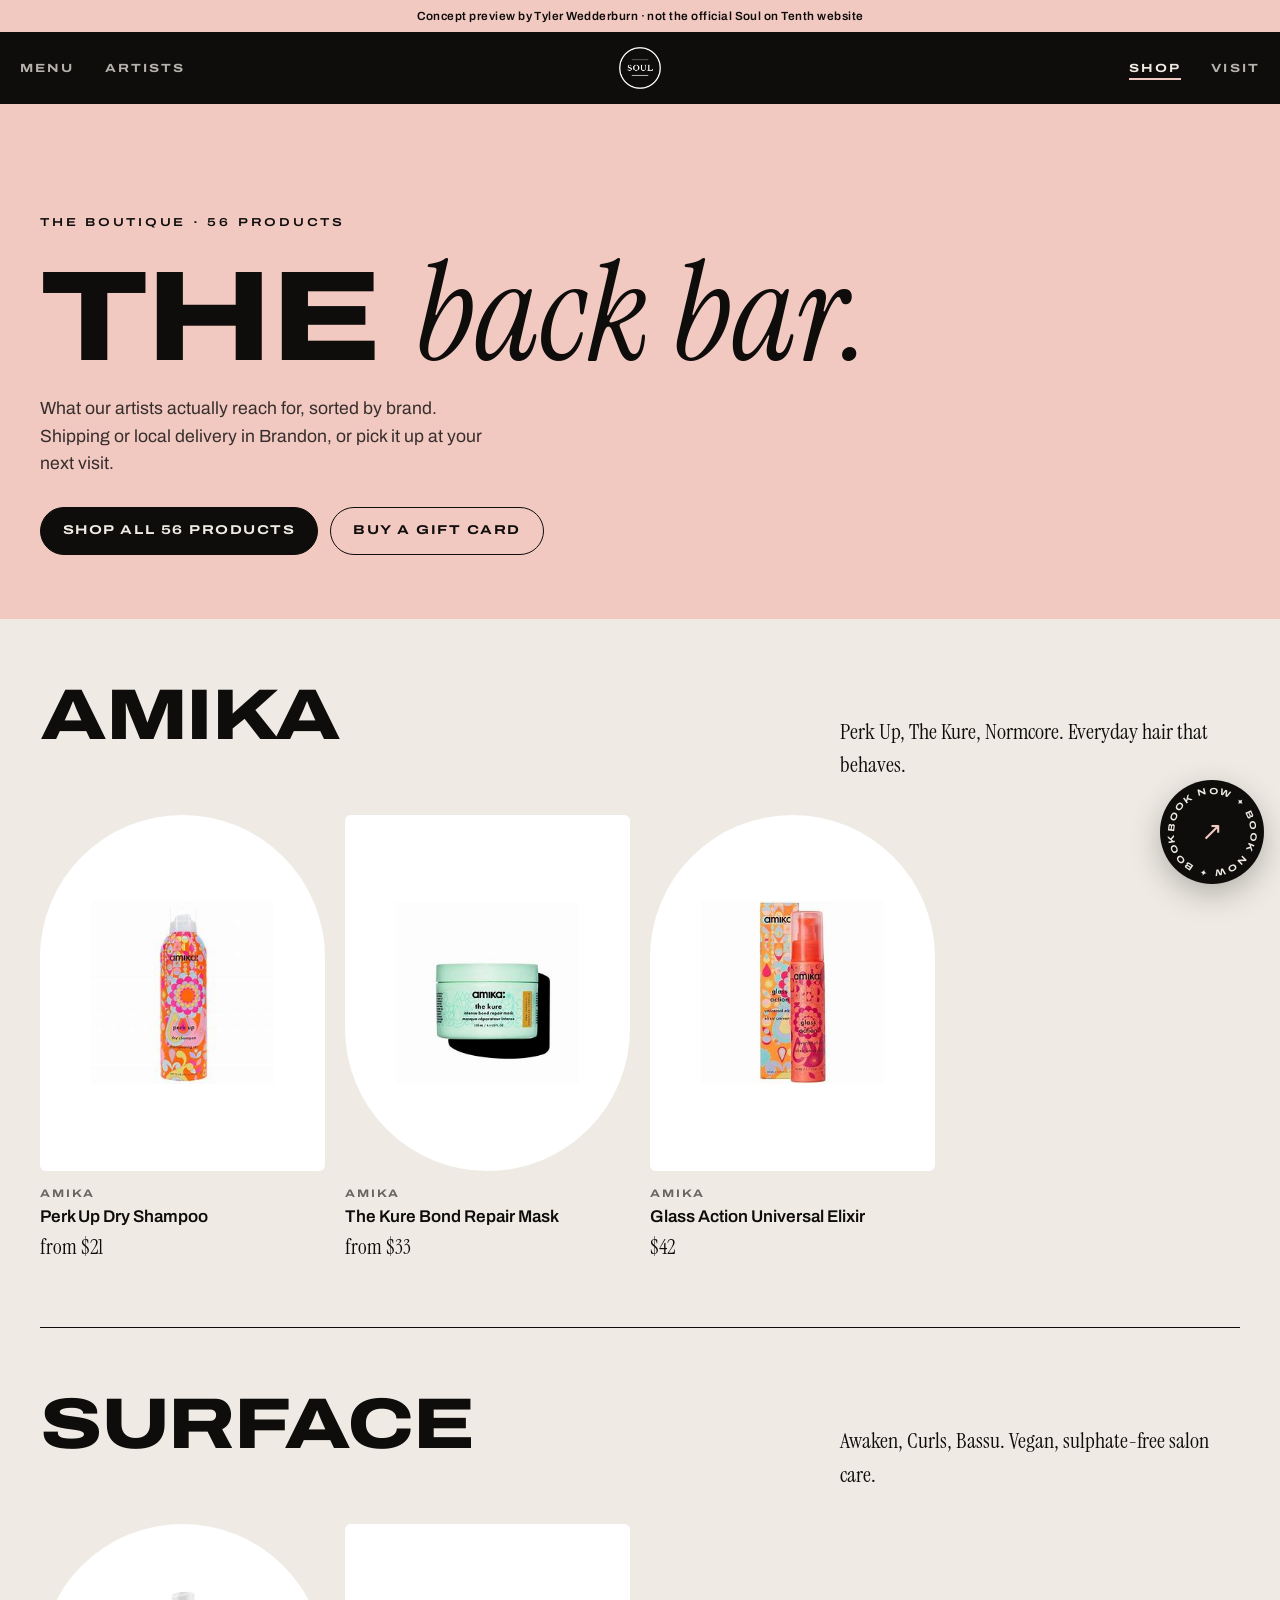
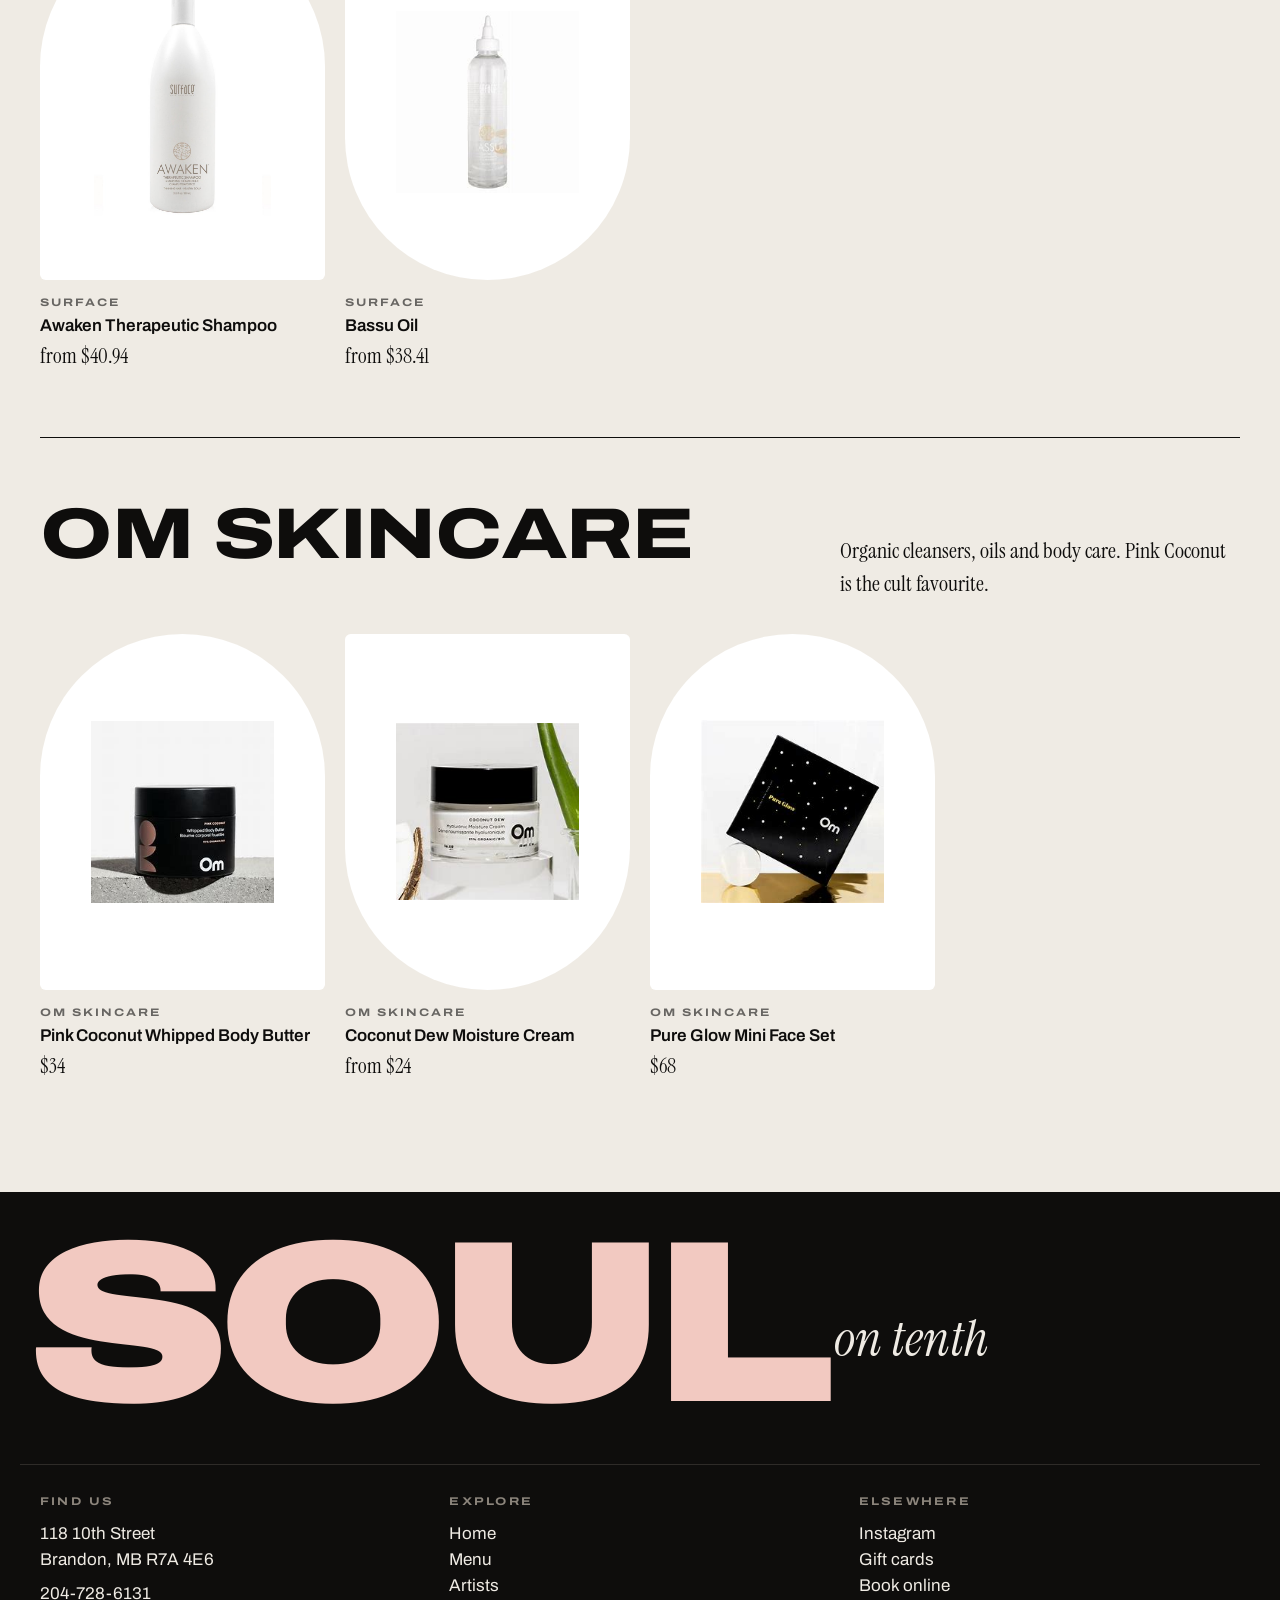
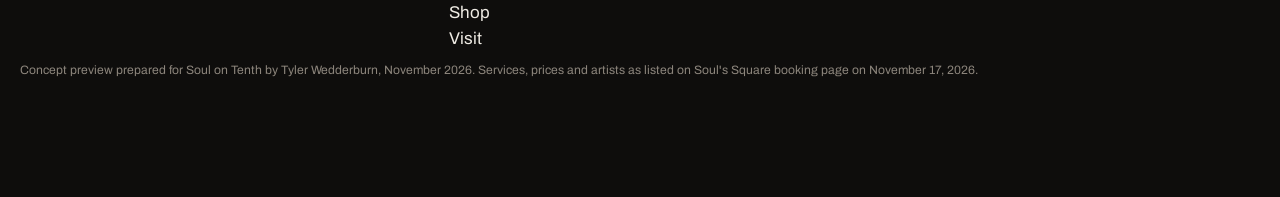
<file: shop.html>
<!doctype html>
<html lang="en-CA">
<head>
<meta charset="utf-8">
<meta name="viewport" content="width=device-width, initial-scale=1, viewport-fit=cover">
<meta name="robots" content="noindex, nofollow">
<title>The Boutique | Soul on Tenth, Brandon</title>
<meta name="description" content="Shop amika, Surface and Om Skincare from Soul on Tenth in Brandon, with shipping or local delivery.">
<link rel="icon" href="assets/img/logo.jpg">
<link rel="preconnect" href="https://fonts.googleapis.com">
<link rel="preconnect" href="https://fonts.gstatic.com" crossorigin>
<link rel="stylesheet" href="https://fonts.googleapis.com/css2?family=Archivo:wdth,wght@62..125,400..900&family=Instrument+Serif:ital@0;1&display=swap">
<link rel="stylesheet" href="assets/theme.css">
</head>
<body>
<div class="notice">Concept preview by Tyler Wedderburn · not the official Soul on Tenth website</div>
<header class="nav">
  <nav class="nav__side" aria-label="Main, left"><a href="services.html">Menu</a><a href="artists.html">Artists</a></nav>
  <a class="nav__logo" href="index.html" aria-label="Soul on Tenth home"><img src="assets/img/logo.jpg" alt="" width="52" height="52"></a>
  <nav class="nav__side nav__side--right" aria-label="Main, right"><a href="shop.html" aria-current="page">Shop</a><a href="visit.html">Visit</a></nav>
  <details class="nav__menu"><summary>Menu</summary><nav aria-label="Mobile"><a href="index.html">Home</a><a href="services.html">Menu</a><a href="artists.html">Artists</a><a href="shop.html" aria-current="page">Shop</a><a href="visit.html">Visit</a></nav></details>
</header>
<main>
<section class="pagehead pagehead--blush">
  <div class="wrap">
    <p class="kicker">The boutique · 56 products</p>
    <h1>The <i>back bar.</i></h1>
    <p class="lede">What our artists actually reach for, sorted by brand. Shipping or local delivery in Brandon, or pick it up at your next visit.</p>
    <div class="cta"><a class="btn" href="https://soulontenth.square.site/s/shop" target="_blank" rel="noopener">Shop all 56 products</a><a class="btn btn--ghost-ink" href="https://squareup.com/gift/7G8EJMYGEEBGZ/order" target="_blank" rel="noopener">Buy a gift card</a></div>
  </div>
</section>
<div class="wrap"><section class="shelf"><div class="shelf__head"><h2>amika</h2><p>Perk Up, The Kure, Normcore. Everyday hair that behaves.</p></div><div class="products"><a class="product" href="https://soulontenth.square.site/product/perk-up-dry-shampoo/456" target="_blank" rel="noopener"><span class="product__img"><img src="assets/img/p456.jpg" alt="amika Perk Up Dry Shampoo" loading="lazy" width="400" height="400"></span><span class="product__brand">amika</span><span class="product__name">Perk Up Dry Shampoo</span><span class="product__price">from $21</span></a><a class="product" href="https://soulontenth.square.site/product/the-kure-bond-repair-mask/463" target="_blank" rel="noopener"><span class="product__img"><img src="assets/img/p463.jpg" alt="amika The Kure Bond Repair Mask" loading="lazy" width="400" height="400"></span><span class="product__brand">amika</span><span class="product__name">The Kure Bond Repair Mask</span><span class="product__price">from $33</span></a><a class="product" href="https://soulontenth.square.site/product/glass-action-universal-elixir/455" target="_blank" rel="noopener"><span class="product__img"><img src="assets/img/p455.jpg" alt="amika Glass Action Universal Elixir" loading="lazy" width="400" height="400"></span><span class="product__brand">amika</span><span class="product__name">Glass Action Universal Elixir</span><span class="product__price">$42</span></a></div></section><section class="shelf"><div class="shelf__head"><h2>Surface</h2><p>Awaken, Curls, Bassu. Vegan, sulphate-free salon care.</p></div><div class="products"><a class="product" href="https://soulontenth.square.site/product/awaken-shampoo/143" target="_blank" rel="noopener"><span class="product__img"><img src="assets/img/p143.jpg" alt="Surface Awaken Therapeutic Shampoo" loading="lazy" width="400" height="400"></span><span class="product__brand">Surface</span><span class="product__name">Awaken Therapeutic Shampoo</span><span class="product__price">from $40.94</span></a><a class="product" href="https://soulontenth.square.site/product/bassu-oil/98" target="_blank" rel="noopener"><span class="product__img"><img src="assets/img/p98.jpg" alt="Surface Bassu Oil" loading="lazy" width="400" height="400"></span><span class="product__brand">Surface</span><span class="product__name">Bassu Oil</span><span class="product__price">from $38.41</span></a></div></section><section class="shelf"><div class="shelf__head"><h2>Om Skincare</h2><p>Organic cleansers, oils and body care. Pink Coconut is the cult favourite.</p></div><div class="products"><a class="product" href="https://soulontenth.square.site/product/pink-coconut-whipped-body-butter-91-organic-/494" target="_blank" rel="noopener"><span class="product__img"><img src="assets/img/p494.jpg" alt="Om Skincare Pink Coconut Whipped Body Butter" loading="lazy" width="400" height="400"></span><span class="product__brand">Om Skincare</span><span class="product__name">Pink Coconut Whipped Body Butter</span><span class="product__price">$34</span></a><a class="product" href="https://soulontenth.square.site/product/coconut-dew-hyaluronic-moisture-cream-91-organic-/490" target="_blank" rel="noopener"><span class="product__img"><img src="assets/img/p490.jpg" alt="Om Skincare Coconut Dew Moisture Cream" loading="lazy" width="400" height="400"></span><span class="product__brand">Om Skincare</span><span class="product__name">Coconut Dew Moisture Cream</span><span class="product__price">from $24</span></a><a class="product" href="https://soulontenth.square.site/product/pure-glow-mini-face-set/499" target="_blank" rel="noopener"><span class="product__img"><img src="assets/img/p499.jpg" alt="Om Skincare Pure Glow Mini Face Set" loading="lazy" width="400" height="400"></span><span class="product__brand">Om Skincare</span><span class="product__name">Pure Glow Mini Face Set</span><span class="product__price">$68</span></a></div></section></div></main>
<footer class="foot">
  <div class="foot__big" aria-hidden="true">SOUL<i>on tenth</i></div>
  <div class="foot__grid wrap">
    <div><h4>Find us</h4><p>118 10th Street<br>Brandon, MB R7A 4E6</p><p><a href="tel:+12047286131">204-728-6131</a></p></div>
    <div><h4>Explore</h4><p><a href="index.html">Home</a><br><a href="services.html">Menu</a><br><a href="artists.html">Artists</a><br><a href="shop.html">Shop</a><br><a href="visit.html">Visit</a></p></div>
    <div><h4>Elsewhere</h4><p><a class="" href="https://www.instagram.com/soulontenth" target="_blank" rel="noopener">Instagram</a><br><a class="" href="https://squareup.com/gift/7G8EJMYGEEBGZ/order" target="_blank" rel="noopener">Gift cards</a><br><a class="" href="https://book.squareup.com/appointments/bp8okbmrqv0b9o/location/DH0CR95W0RNAC/services" target="_blank" rel="noopener">Book online</a></p></div>
  </div>
  <p class="foot__legal wrap">Concept preview prepared for Soul on Tenth by Tyler Wedderburn, November 2026. Services, prices and artists as listed on Soul's Square booking page on November 17, 2026.</p>
</footer>
<a class="badge" href="https://book.squareup.com/appointments/bp8okbmrqv0b9o/location/DH0CR95W0RNAC/services" target="_blank" rel="noopener" aria-label="Book an appointment">
  <svg viewBox="0 0 120 120" aria-hidden="true"><defs><path id="ring" d="M60,60 m-44,0 a44,44 0 1,1 88,0 a44,44 0 1,1 -88,0"/></defs>
  <text><textPath href="#ring">BOOK NOW ✦ BOOK NOW ✦ BOOK NOW ✦ </textPath></text></svg>
  <span>↗</span></a>
</body></html>
</file>
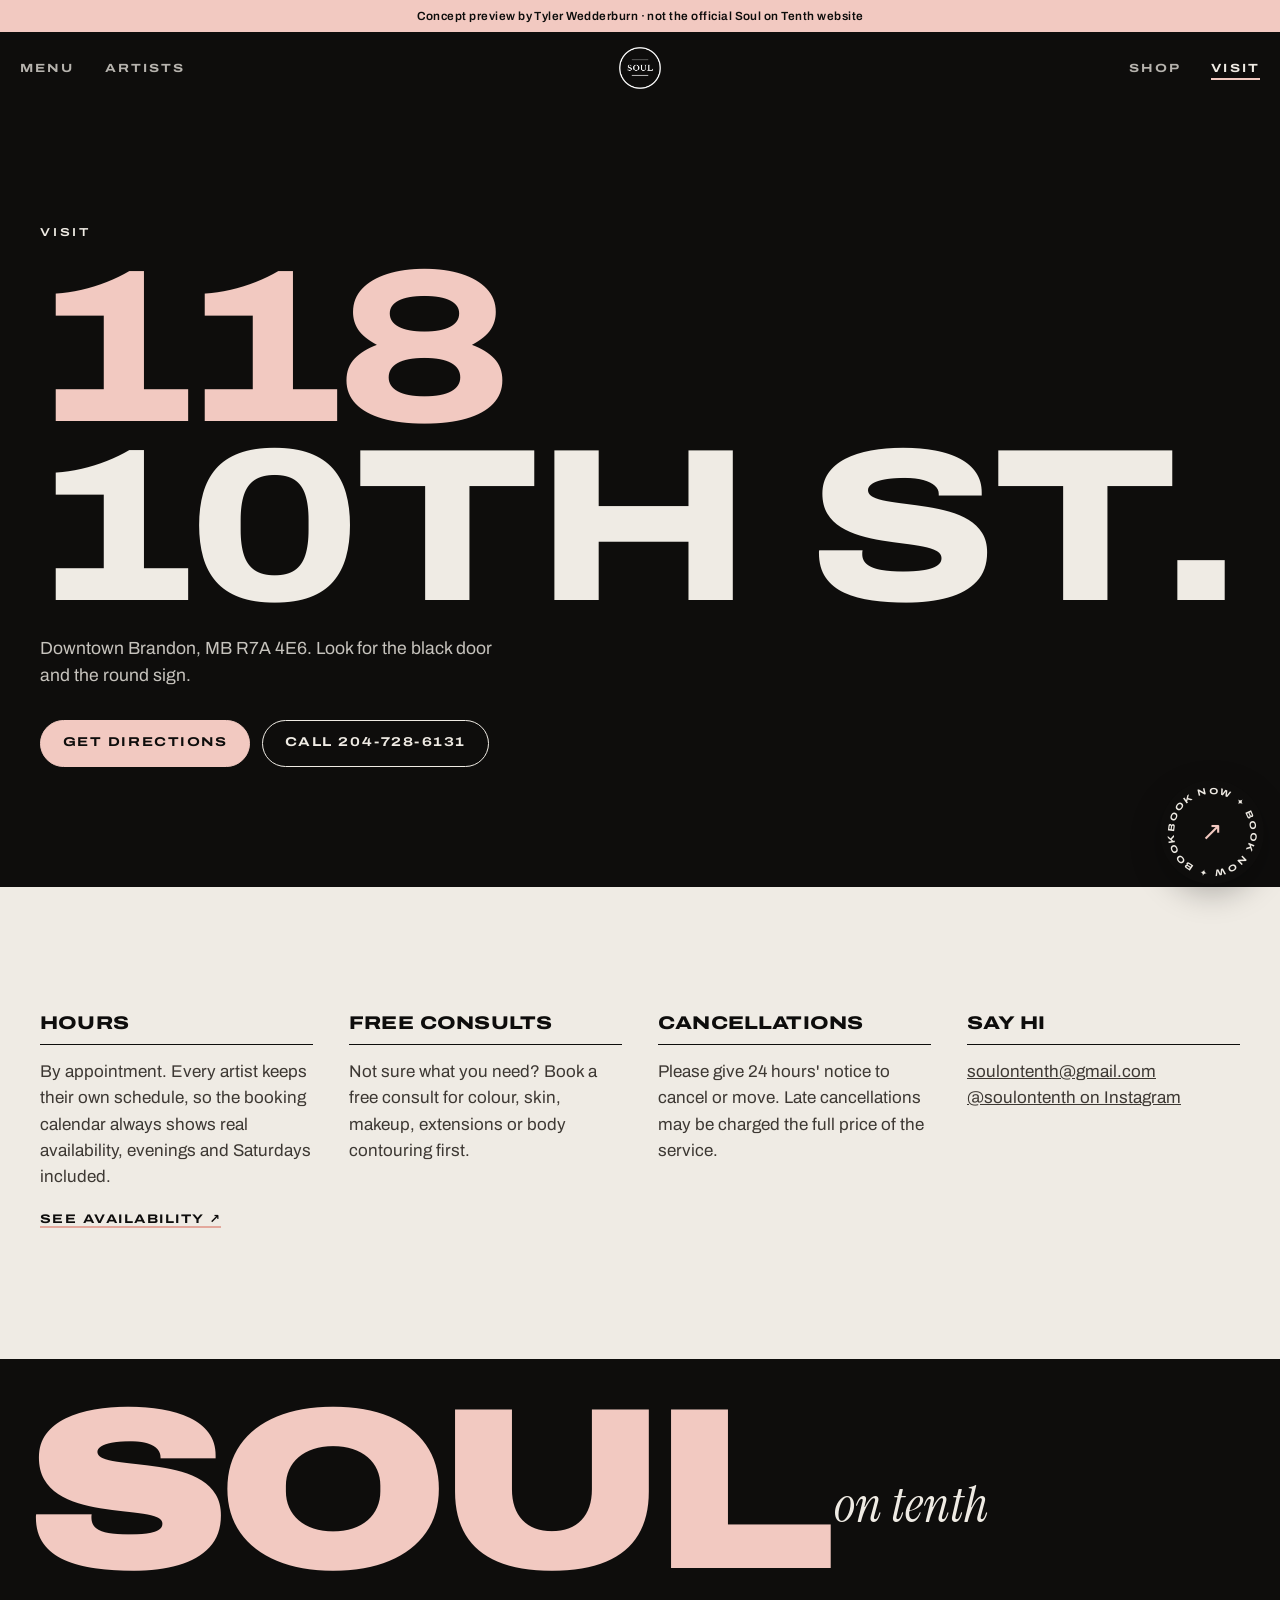
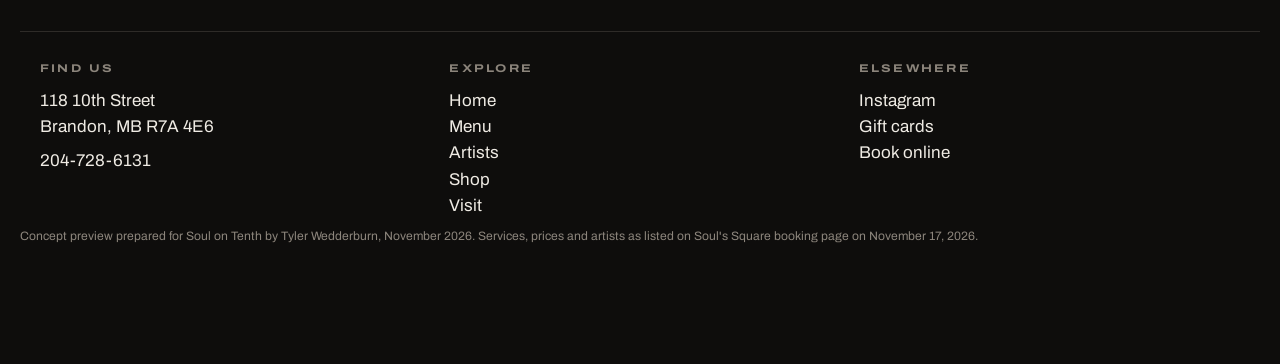
<file: visit.html>
<!doctype html>
<html lang="en-CA">
<head>
<meta charset="utf-8">
<meta name="viewport" content="width=device-width, initial-scale=1, viewport-fit=cover">
<meta name="robots" content="noindex, nofollow">
<title>Visit | Soul on Tenth, 118 10th St, Brandon</title>
<meta name="description" content="Find Soul on Tenth at 118 10th Street in downtown Brandon. Hours, contact details and booking policies.">
<link rel="icon" href="assets/img/logo.jpg">
<link rel="preconnect" href="https://fonts.googleapis.com">
<link rel="preconnect" href="https://fonts.gstatic.com" crossorigin>
<link rel="stylesheet" href="https://fonts.googleapis.com/css2?family=Archivo:wdth,wght@62..125,400..900&family=Instrument+Serif:ital@0;1&display=swap">
<link rel="stylesheet" href="assets/theme.css">
</head>
<body>
<div class="notice">Concept preview by Tyler Wedderburn · not the official Soul on Tenth website</div>
<header class="nav">
  <nav class="nav__side" aria-label="Main, left"><a href="services.html">Menu</a><a href="artists.html">Artists</a></nav>
  <a class="nav__logo" href="index.html" aria-label="Soul on Tenth home"><img src="assets/img/logo.jpg" alt="" width="52" height="52"></a>
  <nav class="nav__side nav__side--right" aria-label="Main, right"><a href="shop.html">Shop</a><a href="visit.html" aria-current="page">Visit</a></nav>
  <details class="nav__menu"><summary>Menu</summary><nav aria-label="Mobile"><a href="index.html">Home</a><a href="services.html">Menu</a><a href="artists.html">Artists</a><a href="shop.html">Shop</a><a href="visit.html" aria-current="page">Visit</a></nav></details>
</header>
<main>
<section class="visit">
  <div class="wrap">
    <p class="kicker">Visit</p>
    <h1 class="visit__addr">118<br>10th St.</h1>
    <p class="lede">Downtown Brandon, MB R7A 4E6. Look for the black door and the round sign.</p>
    <div class="cta"><a class="btn btn--blush" href="https://www.google.com/maps/search/?api=1&amp;query=Soul+118+10th+St+Brandon+MB" target="_blank" rel="noopener">Get directions</a><a class="btn btn--ghost" href="tel:+12047286131">Call 204-728-6131</a></div>
  </div>
</section>
<section class="block wrap">
  <div class="facts">
    <div><h3>Hours</h3><p>By appointment. Every artist keeps their own schedule, so the booking calendar always shows real availability, evenings and Saturdays included.</p><a class="link" href="https://book.squareup.com/appointments/bp8okbmrqv0b9o/location/DH0CR95W0RNAC/services" target="_blank" rel="noopener">See availability ↗</a></div>
    <div><h3>Free consults</h3><p>Not sure what you need? Book a free consult for colour, skin, makeup, extensions or body contouring first.</p></div>
    <div><h3>Cancellations</h3><p>Please give 24 hours' notice to cancel or move. Late cancellations may be charged the full price of the service.</p></div>
    <div><h3>Say hi</h3><p><a href="mailto:soulontenth@gmail.com">soulontenth@gmail.com</a><br><a class="" href="https://www.instagram.com/soulontenth" target="_blank" rel="noopener">@soulontenth on Instagram</a></p></div>
  </div>
</section></main>
<footer class="foot">
  <div class="foot__big" aria-hidden="true">SOUL<i>on tenth</i></div>
  <div class="foot__grid wrap">
    <div><h4>Find us</h4><p>118 10th Street<br>Brandon, MB R7A 4E6</p><p><a href="tel:+12047286131">204-728-6131</a></p></div>
    <div><h4>Explore</h4><p><a href="index.html">Home</a><br><a href="services.html">Menu</a><br><a href="artists.html">Artists</a><br><a href="shop.html">Shop</a><br><a href="visit.html">Visit</a></p></div>
    <div><h4>Elsewhere</h4><p><a class="" href="https://www.instagram.com/soulontenth" target="_blank" rel="noopener">Instagram</a><br><a class="" href="https://squareup.com/gift/7G8EJMYGEEBGZ/order" target="_blank" rel="noopener">Gift cards</a><br><a class="" href="https://book.squareup.com/appointments/bp8okbmrqv0b9o/location/DH0CR95W0RNAC/services" target="_blank" rel="noopener">Book online</a></p></div>
  </div>
  <p class="foot__legal wrap">Concept preview prepared for Soul on Tenth by Tyler Wedderburn, November 2026. Services, prices and artists as listed on Soul's Square booking page on November 17, 2026.</p>
</footer>
<a class="badge" href="https://book.squareup.com/appointments/bp8okbmrqv0b9o/location/DH0CR95W0RNAC/services" target="_blank" rel="noopener" aria-label="Book an appointment">
  <svg viewBox="0 0 120 120" aria-hidden="true"><defs><path id="ring" d="M60,60 m-44,0 a44,44 0 1,1 88,0 a44,44 0 1,1 -88,0"/></defs>
  <text><textPath href="#ring">BOOK NOW ✦ BOOK NOW ✦ BOOK NOW ✦ </textPath></text></svg>
  <span>↗</span></a>
</body></html>
</file>
<file: assets/theme.css>
/* Soul on Tenth: "Soul after dark".
   Black-and-white editorial like Soul's own photography, wide Archivo for shouting,
   Instrument Serif italic for the soft parts, and one blush accent borrowed from Pink Coconut. */
:root{
  --ink:#0e0d0c; --ink-2:#1b1917; --bone:#efebe4; --bone-2:#e3ddd3; --grey:#8c857c;
  --blush:#f2c9c1; --blush-deep:#e3a89c; --line-d:#2e2b28; --line-l:#cfc7ba;
  --wide:"Archivo",system-ui,sans-serif; --serif:"Instrument Serif",Georgia,serif;
}
*{box-sizing:border-box}
html{scroll-behavior:smooth;scroll-padding-top:84px}
body{margin:0;background:var(--bone);color:var(--ink);font-family:var(--wide);font-stretch:100%;font-size:17px;line-height:1.55;-webkit-font-smoothing:antialiased}
img{max-width:100%;display:block}
a{color:inherit}
:focus-visible{outline:2px solid var(--blush-deep);outline-offset:3px}
.wrap{max-width:1240px;margin:0 auto;padding-inline:max(20px,env(safe-area-inset-left,0px))}
[hidden]{display:none!important}
.sr{position:absolute;width:1px;height:1px;overflow:hidden;clip:rect(0 0 0 0)}
h1,h2,h3{margin:0;font-family:var(--wide);font-weight:800;font-stretch:125%;text-transform:uppercase;line-height:.92;letter-spacing:-.02em;text-wrap:balance}
h1{font-size:clamp(3rem,10vw,8.5rem)}
h2{font-size:clamp(2.1rem,5.6vw,4.6rem)}
h3{font-size:1.15rem;letter-spacing:.01em}
h1 i,h2 i{font-family:var(--serif);font-weight:400;font-stretch:100%;text-transform:none;letter-spacing:0;font-size:1.08em}
.kicker{font-size:.72rem;font-weight:600;font-stretch:125%;letter-spacing:.24em;text-transform:uppercase;margin:0 0 18px}
.lede{font-size:1.1rem;max-width:46ch;margin:18px 0 0;color:inherit;opacity:.82}
.cta{display:flex;flex-wrap:wrap;gap:12px;margin-top:30px}
.btn{display:inline-flex;align-items:center;gap:.5em;padding:1em 1.7em;border-radius:999px;font-size:.8rem;font-weight:700;font-stretch:125%;letter-spacing:.12em;text-transform:uppercase;text-decoration:none;background:var(--ink);color:var(--bone);border:1.5px solid var(--ink);transition:transform .2s,background .2s,color .2s}
.btn:hover{transform:translateY(-2px)}
.btn--blush{background:var(--blush);border-color:var(--blush);color:var(--ink)}
.btn--blush:hover{background:#fff;border-color:#fff}
.btn--ghost{background:transparent;color:var(--bone);border-color:var(--bone)}
.btn--ghost:hover{background:var(--bone);color:var(--ink)}
.btn--ghost-ink{background:transparent;color:var(--ink)}
.link{font-weight:700;font-stretch:125%;font-size:.78rem;letter-spacing:.12em;text-transform:uppercase;text-decoration:none;border-bottom:2px solid var(--blush-deep)}

/* notice + nav */
.notice{background:var(--blush);color:var(--ink);font-size:.74rem;font-weight:600;text-align:center;padding:7px 16px;letter-spacing:.04em}
.nav{position:sticky;top:0;z-index:40;display:grid;grid-template-columns:1fr auto 1fr;align-items:center;gap:16px;padding:10px max(20px,env(safe-area-inset-left,0px));background:var(--ink);color:var(--bone)}
.nav__side{display:flex;gap:30px}
.nav__side--right{justify-content:flex-end}
.nav__side a,.nav__menu nav a{font-size:.74rem;font-weight:700;font-stretch:125%;letter-spacing:.18em;text-transform:uppercase;text-decoration:none;opacity:.75}
.nav__side a:hover,.nav__side a[aria-current="page"]{opacity:1}
.nav__side a[aria-current="page"]{box-shadow:0 2px 0 var(--blush)}
.nav__logo img{width:52px;height:52px;filter:invert(1);mix-blend-mode:screen;transition:transform .5s}
.nav__logo:hover img{transform:rotate(-12deg)}
.nav__menu{display:none}
@media (max-width:760px){
  .nav{grid-template-columns:auto 1fr}
  .nav__side{display:none}
  .nav__menu{display:block;justify-self:end}
  .nav__menu summary{list-style:none;cursor:pointer;font-size:.74rem;font-weight:700;font-stretch:125%;letter-spacing:.18em;text-transform:uppercase;padding:10px 0}
  .nav__menu summary::-webkit-details-marker{display:none}
  .nav__menu[open] nav{position:absolute;left:0;right:0;top:100%;background:var(--ink);display:flex;flex-direction:column;padding:8px 20px 20px;border-top:1px solid var(--line-d)}
  .nav__menu[open] nav a{padding:14px 0;border-bottom:1px solid var(--line-d);font-size:1rem;opacity:1}
}

/* hero */
.hero{position:relative;background:var(--ink);color:var(--bone);overflow:hidden;min-height:min(92vh,860px);display:flex;flex-direction:column;justify-content:flex-end}
.hero__img{position:absolute;inset:0;width:100%;height:100%;object-fit:cover;object-position:center 62%;filter:grayscale(1) contrast(1.08);opacity:.55}
.hero::before{content:"";position:absolute;inset:0;background:linear-gradient(180deg,rgba(14,13,12,.2),rgba(14,13,12,.1) 40%,rgba(14,13,12,.92));z-index:1}
.hero__copy{position:relative;z-index:2;width:100%;padding-bottom:12px}
.hero__line{font-size:clamp(1.4rem,3vw,2.2rem);font-weight:600;font-stretch:110%;line-height:1.15;margin:0;max-width:22ch}
.hero__line i{font-family:var(--serif);font-weight:400;font-stretch:100%;color:var(--blush);font-size:1.15em}
.hero__word{position:relative;z-index:2;font-size:clamp(5rem,23.5vw,22rem);line-height:.74;letter-spacing:-.04em;text-align:center;font-stretch:125%;font-weight:900;margin:24px 0 -.06em -.04em;color:transparent;-webkit-text-stroke:1.5px rgba(239,235,228,.9);user-select:none;white-space:nowrap}
@media (max-width:640px){.hero__img{object-position:42% 100%}.hero__word{-webkit-text-stroke-width:1px}}

/* ticker */
.ticker{background:var(--blush);overflow:hidden;border-block:1.5px solid var(--ink)}
.ticker__track{display:flex;gap:28px;width:max-content;padding:14px 0;animation:tick 48s linear infinite;font-weight:800;font-stretch:125%;text-transform:uppercase;font-size:clamp(1rem,2vw,1.4rem);letter-spacing:.02em;white-space:nowrap}
.ticker__track b{font-weight:400}
@keyframes tick{to{transform:translateX(-50%)}}
@media (prefers-reduced-motion:reduce){.ticker__track{animation:none}html{scroll-behavior:auto}.badge svg{animation:none!important}}

/* blocks */
.block{padding-block:clamp(64px,10vw,130px)}
.block--ink{background:var(--ink);color:var(--bone)}
.block--blush{background:var(--blush)}
.split-head{display:grid;grid-template-columns:minmax(0,1.2fr) minmax(0,1fr);gap:24px 48px;align-items:end;margin-bottom:48px}
.split-head .lede{margin:0}
@media (max-width:820px){.split-head{grid-template-columns:minmax(0,1fr)}}

/* lanes */
.lanes{border-top:1.5px solid var(--ink)}
.lane{display:grid;grid-template-columns:4rem minmax(0,1.3fr) minmax(0,1.2fr) auto;gap:18px;align-items:baseline;padding:26px 8px;border-bottom:1.5px solid var(--ink);text-decoration:none;transition:background .25s,padding .25s}
.lane:hover{background:var(--ink);color:var(--bone);padding-inline:24px}
.lane__n{font-family:var(--serif);font-size:1.4rem;font-style:italic}
.lane__t{font-weight:800;font-stretch:125%;text-transform:uppercase;font-size:clamp(1.3rem,3vw,2.3rem);line-height:1}
.lane__d{opacity:.7}
.lane__c{font-size:.72rem;font-weight:700;font-stretch:125%;letter-spacing:.14em;text-transform:uppercase;white-space:nowrap}
@media (max-width:760px){.lane{grid-template-columns:2.6rem minmax(0,1fr)}.lane__d,.lane__c{grid-column:2}}

/* roster faces */
.faces{display:grid;grid-template-columns:repeat(auto-fill,minmax(96px,1fr));gap:28px 18px}
.face{display:flex;flex-direction:column;align-items:center;gap:10px;text-decoration:none}
.face span{width:88px;height:88px;border-radius:50%;border:1.5px solid var(--bone);display:grid;place-content:center;font-family:var(--serif);font-size:2.6rem;transition:background .2s,color .2s,transform .3s}
.face em{font-style:normal;font-size:.72rem;font-weight:700;font-stretch:125%;letter-spacing:.12em;text-transform:uppercase}
.face:hover span{background:var(--blush);color:var(--ink);border-color:var(--blush);transform:rotate(-8deg)}

/* manifesto */
.manifesto{padding-block:clamp(70px,12vw,160px)}
.manifesto p{margin:0;font-family:var(--serif);font-size:clamp(2rem,5.4vw,4.6rem);line-height:1.08;max-width:20ch}
.manifesto i{color:var(--blush-deep)}

/* products */
.products{display:grid;grid-template-columns:repeat(4,minmax(0,1fr));gap:20px}
@media (max-width:900px){.products{grid-template-columns:repeat(2,minmax(0,1fr))}}
.product{display:flex;flex-direction:column;gap:4px;text-decoration:none}
.product__img{display:block;aspect-ratio:4/5;background:#fff;border-radius:200px 200px 8px 8px;padding:18%;margin-bottom:10px;overflow:hidden}
.product:nth-child(even) .product__img{border-radius:8px 8px 200px 200px}
.product__img img{width:100%;height:100%;object-fit:contain;transition:transform .4s}
.product:hover .product__img img{transform:scale(1.07) rotate(-2deg)}
.product__brand{font-size:.68rem;font-weight:700;font-stretch:125%;letter-spacing:.18em;text-transform:uppercase;opacity:.6}
.product__name{font-weight:600;line-height:1.25}
.product__price{font-family:var(--serif);font-size:1.3rem}

/* reviews slot */
.reviews .slot{margin-top:36px;border:1.5px dashed var(--ink);border-radius:24px;padding:48px 28px;text-align:center;font-family:var(--serif);font-size:clamp(1.3rem,2.6vw,1.9rem);line-height:1.25}

/* page heads */
.pagehead{padding-block:clamp(56px,9vw,110px) clamp(40px,6vw,64px)}
.pagehead--ink{background:var(--ink);color:var(--bone)}
.pagehead--blush{background:var(--blush)}

/* menu */
.search{display:flex;align-items:center;gap:16px;margin-top:36px;border-bottom:1.5px solid var(--bone);padding-bottom:10px;max-width:760px}
.search input{flex:1;min-width:0;background:none;border:0;color:var(--bone);font:inherit;font-family:var(--serif);font-size:clamp(1.3rem,3vw,2rem);outline:none}
.search input::placeholder{color:var(--grey)}
.search output{font-size:.72rem;font-weight:700;font-stretch:125%;letter-spacing:.14em;text-transform:uppercase;color:var(--blush);white-space:nowrap}
.menu{display:grid;grid-template-columns:230px minmax(0,1fr);gap:56px;padding-block:56px 90px}
.menu__side{position:sticky;top:96px;align-self:start;display:flex;flex-direction:column;gap:2px;max-height:calc(100vh - 120px);overflow:auto}
.menu__side a{display:flex;justify-content:space-between;gap:10px;padding:7px 0;text-decoration:none;font-size:.9rem;border-bottom:1px solid var(--line-l)}
.menu__side a span{color:var(--grey);font-size:.8rem}
.menu__side a:hover{color:var(--blush-deep)}
@media (max-width:860px){
  .menu{grid-template-columns:minmax(0,1fr);gap:24px;padding-top:0}
  .menu__side{position:sticky;top:72px;z-index:5;flex-direction:row;overflow-x:auto;max-height:none;background:var(--bone);padding:12px 0;gap:8px;margin-inline:-20px;padding-inline:20px;scrollbar-width:none}
  .menu__side a{flex:none;border:1.5px solid var(--ink);border-radius:999px;padding:6px 14px;font-size:.8rem}
  .menu__side a span{display:none}
}
.menu__cat{margin-bottom:56px}
.menu__cat h2{font-size:clamp(1.6rem,3.6vw,2.6rem);padding-bottom:14px;border-bottom:1.5px solid var(--ink);margin-bottom:6px}
.row{display:grid;grid-template-columns:auto minmax(20px,1fr) auto auto 1.2em;gap:12px;align-items:baseline;padding:14px 0;border-bottom:1px solid var(--line-l);text-decoration:none}
.row:hover .row__name{color:var(--blush-deep)}
.row:hover .row__go{transform:translate(3px,-3px)}
.row__name{font-weight:600;max-width:52ch}
.row__name small{display:block;font-weight:400;font-size:.86rem;color:var(--grey);margin-top:2px;line-height:1.4}
.row__dots{border-bottom:1.5px dotted var(--line-l);transform:translateY(-5px)}
.row__meta{font-size:.74rem;color:var(--grey);white-space:nowrap}
.row__price{font-family:var(--serif);font-size:1.35rem;white-space:nowrap}
.row__price i{font-family:var(--wide);font-style:normal;font-size:.68rem;font-weight:700;font-stretch:125%;letter-spacing:.1em;text-transform:uppercase;color:var(--grey)}
.row__go{color:var(--blush-deep);transition:transform .2s}
.row--fill{grid-template-columns:minmax(0,1fr)}
.chips{display:flex;flex-wrap:wrap;gap:6px}
.chips a{font-size:.8rem;text-decoration:none;border:1.5px solid var(--ink);border-radius:999px;padding:4px 12px}
.chips a:hover{background:var(--ink);color:var(--bone)}
@media (max-width:600px){.row{grid-template-columns:minmax(0,1fr) auto 1em}.row__dots,.row__meta{display:none}}
.empty{font-family:var(--serif);font-size:1.6rem}
.fine{font-size:.84rem;color:var(--grey);max-width:70ch}

/* artists */
.chips-bar{display:flex;flex-wrap:wrap;gap:8px;margin-top:32px}
.chip{font:inherit;font-size:.74rem;font-weight:700;font-stretch:125%;letter-spacing:.12em;text-transform:uppercase;padding:.75em 1.3em;border-radius:999px;border:1.5px solid var(--ink);background:transparent;color:var(--ink);cursor:pointer}
.chip[aria-pressed="true"]{background:var(--ink);color:var(--bone)}
.chip:hover{background:var(--blush);border-color:var(--ink);color:var(--ink)}
.artists{display:grid;grid-template-columns:repeat(4,minmax(0,1fr));gap:16px;padding-bottom:110px}
@media (max-width:1000px){.artists{grid-template-columns:repeat(3,minmax(0,1fr))}}
@media (max-width:720px){.artists{grid-template-columns:repeat(2,minmax(0,1fr));gap:12px}}
.artist{position:relative;background:var(--ink);color:var(--bone);border-radius:18px;padding:20px 20px 22px;min-height:290px;display:flex;flex-direction:column;overflow:hidden;transition:transform .3s}
.artist:hover{transform:translateY(-4px)}
.artist:nth-child(4n+2){background:var(--ink-2)}
.artist__no{font-size:.7rem;font-weight:700;font-stretch:125%;letter-spacing:.14em;color:var(--grey)}
.artist__initial{position:absolute;right:-6px;top:-22px;font-family:var(--serif);font-size:11rem;line-height:1;color:transparent;-webkit-text-stroke:1px rgba(242,201,193,.55);pointer-events:none}
.artist h3{margin-top:auto;font-size:clamp(1.25rem,2.2vw,1.6rem)}
.artist__app{display:inline-block;margin-top:6px;font-size:.62rem;font-weight:700;font-stretch:125%;letter-spacing:.14em;text-transform:uppercase;color:var(--ink);background:var(--blush);padding:3px 8px;border-radius:999px;width:fit-content}
.artist__tags{display:flex;flex-wrap:wrap;gap:5px;margin:12px 0 14px}
.artist__tags span{font-size:.72rem;border:1px solid var(--line-d);border-radius:999px;padding:2px 9px;color:#d6cfc5}
.artist__book{font-size:.72rem;font-weight:700;font-stretch:125%;letter-spacing:.14em;text-transform:uppercase;color:var(--blush);text-decoration:none}
.artist__book:hover{text-decoration:underline}
.artist[hidden]{display:none}

/* shop shelves */
.shelf{padding-block:64px;border-bottom:1.5px solid var(--ink)}
.shelf:last-child{border-bottom:0;padding-bottom:110px}
.shelf__head{display:flex;flex-wrap:wrap;justify-content:space-between;align-items:baseline;gap:12px 32px;margin-bottom:32px}
.shelf__head p{margin:0;font-family:var(--serif);font-size:1.35rem;max-width:40ch}
.shelf .products{grid-template-columns:repeat(4,minmax(0,1fr))}
@media (max-width:900px){.shelf .products{grid-template-columns:repeat(2,minmax(0,1fr))}}

/* visit */
.visit{background:var(--ink);color:var(--bone);padding-block:clamp(60px,10vw,120px)}
.visit__addr{font-size:clamp(4.4rem,17vw,14rem);line-height:.82;-webkit-text-stroke:0;color:var(--bone)}
.visit__addr::first-line{color:var(--blush)}
.facts{display:grid;grid-template-columns:repeat(4,minmax(0,1fr));gap:36px}
@media (max-width:900px){.facts{grid-template-columns:repeat(2,minmax(0,1fr))}}
@media (max-width:560px){.facts{grid-template-columns:minmax(0,1fr)}}
.facts h3{padding-bottom:12px;border-bottom:1.5px solid var(--ink);margin-bottom:14px}
.facts p{margin:0 0 14px;color:#3d3833}

/* footer */
.foot{background:var(--ink);color:var(--bone);padding-bottom:110px;overflow:hidden}
.foot__big{font-weight:900;font-stretch:125%;font-size:clamp(4rem,18vw,17rem);line-height:.8;letter-spacing:-.05em;padding:40px 0 0 max(14px,2vw);color:var(--blush);white-space:nowrap}
.foot__big i{font-family:var(--serif);font-weight:400;font-stretch:100%;letter-spacing:0;font-size:.22em;color:var(--bone);margin-left:.2em;vertical-align:.9em}
.foot__grid{display:grid;grid-template-columns:repeat(3,minmax(0,1fr));gap:28px;margin-top:48px;padding-top:28px;border-top:1px solid var(--line-d)}
@media (max-width:640px){.foot__grid{grid-template-columns:minmax(0,1fr)}}
.foot h4{margin:0 0 10px;font-size:.7rem;font-weight:700;font-stretch:125%;letter-spacing:.2em;text-transform:uppercase;color:var(--grey)}
.foot p{margin:0 0 8px}
.foot a{text-decoration:none}.foot a:hover{color:var(--blush)}
.foot__legal{margin-top:36px;font-size:.76rem;color:var(--grey)}

/* rotating book badge */
.badge{position:fixed;right:max(16px,env(safe-area-inset-right,0px));bottom:calc(16px + env(safe-area-inset-bottom,0px));z-index:50;width:104px;height:104px;border-radius:50%;background:var(--ink);color:var(--bone);display:grid;place-items:center;text-decoration:none;box-shadow:0 10px 30px rgba(0,0,0,.25);transition:transform .25s,background .25s}
.badge svg{position:absolute;inset:0;width:100%;height:100%;animation:spin 14s linear infinite}
.badge text{font-family:var(--wide);font-weight:700;font-stretch:125%;font-size:10.5px;letter-spacing:2px;fill:currentColor}
.badge span{font-size:1.6rem;color:var(--blush)}
.badge:hover{transform:scale(1.06);background:var(--blush);color:var(--ink)}
.badge:hover span{color:var(--ink)}
@keyframes spin{to{transform:rotate(360deg)}}
@media (max-width:640px){.badge{width:88px;height:88px}}
</file>
